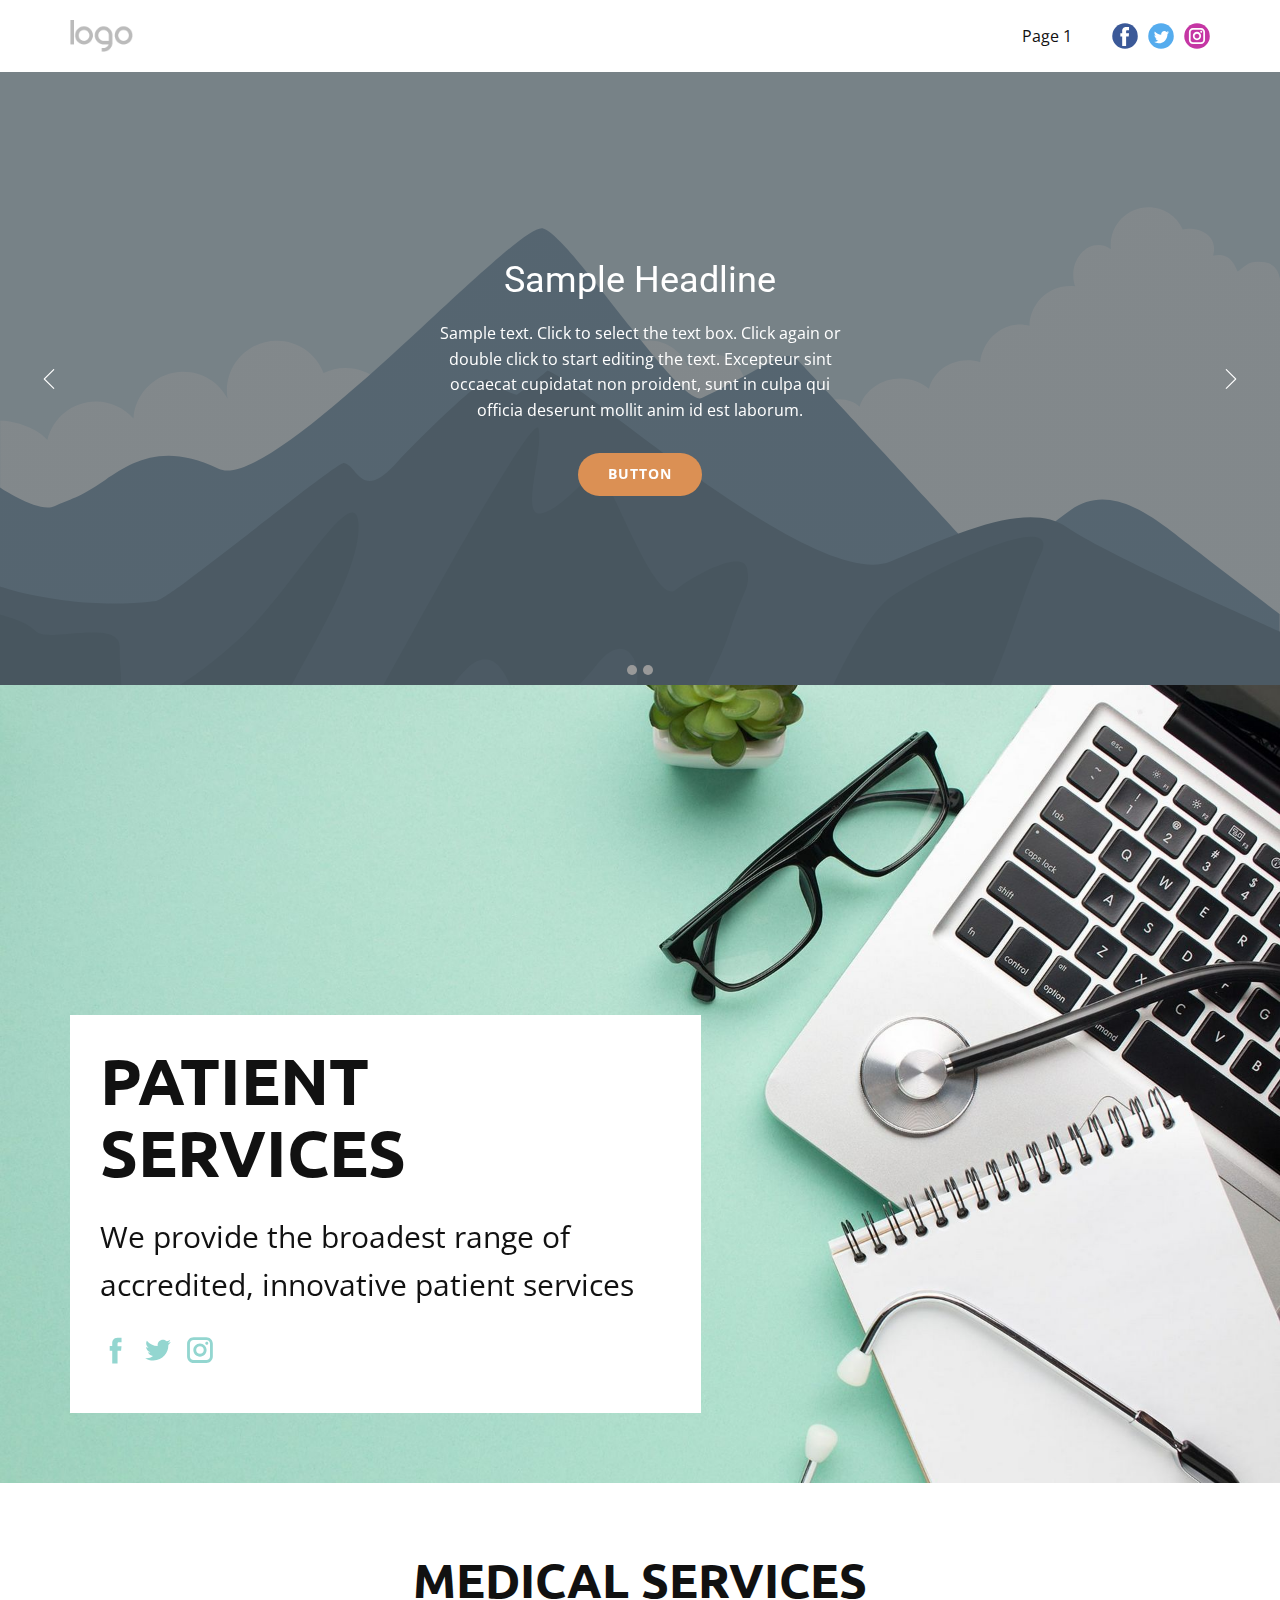
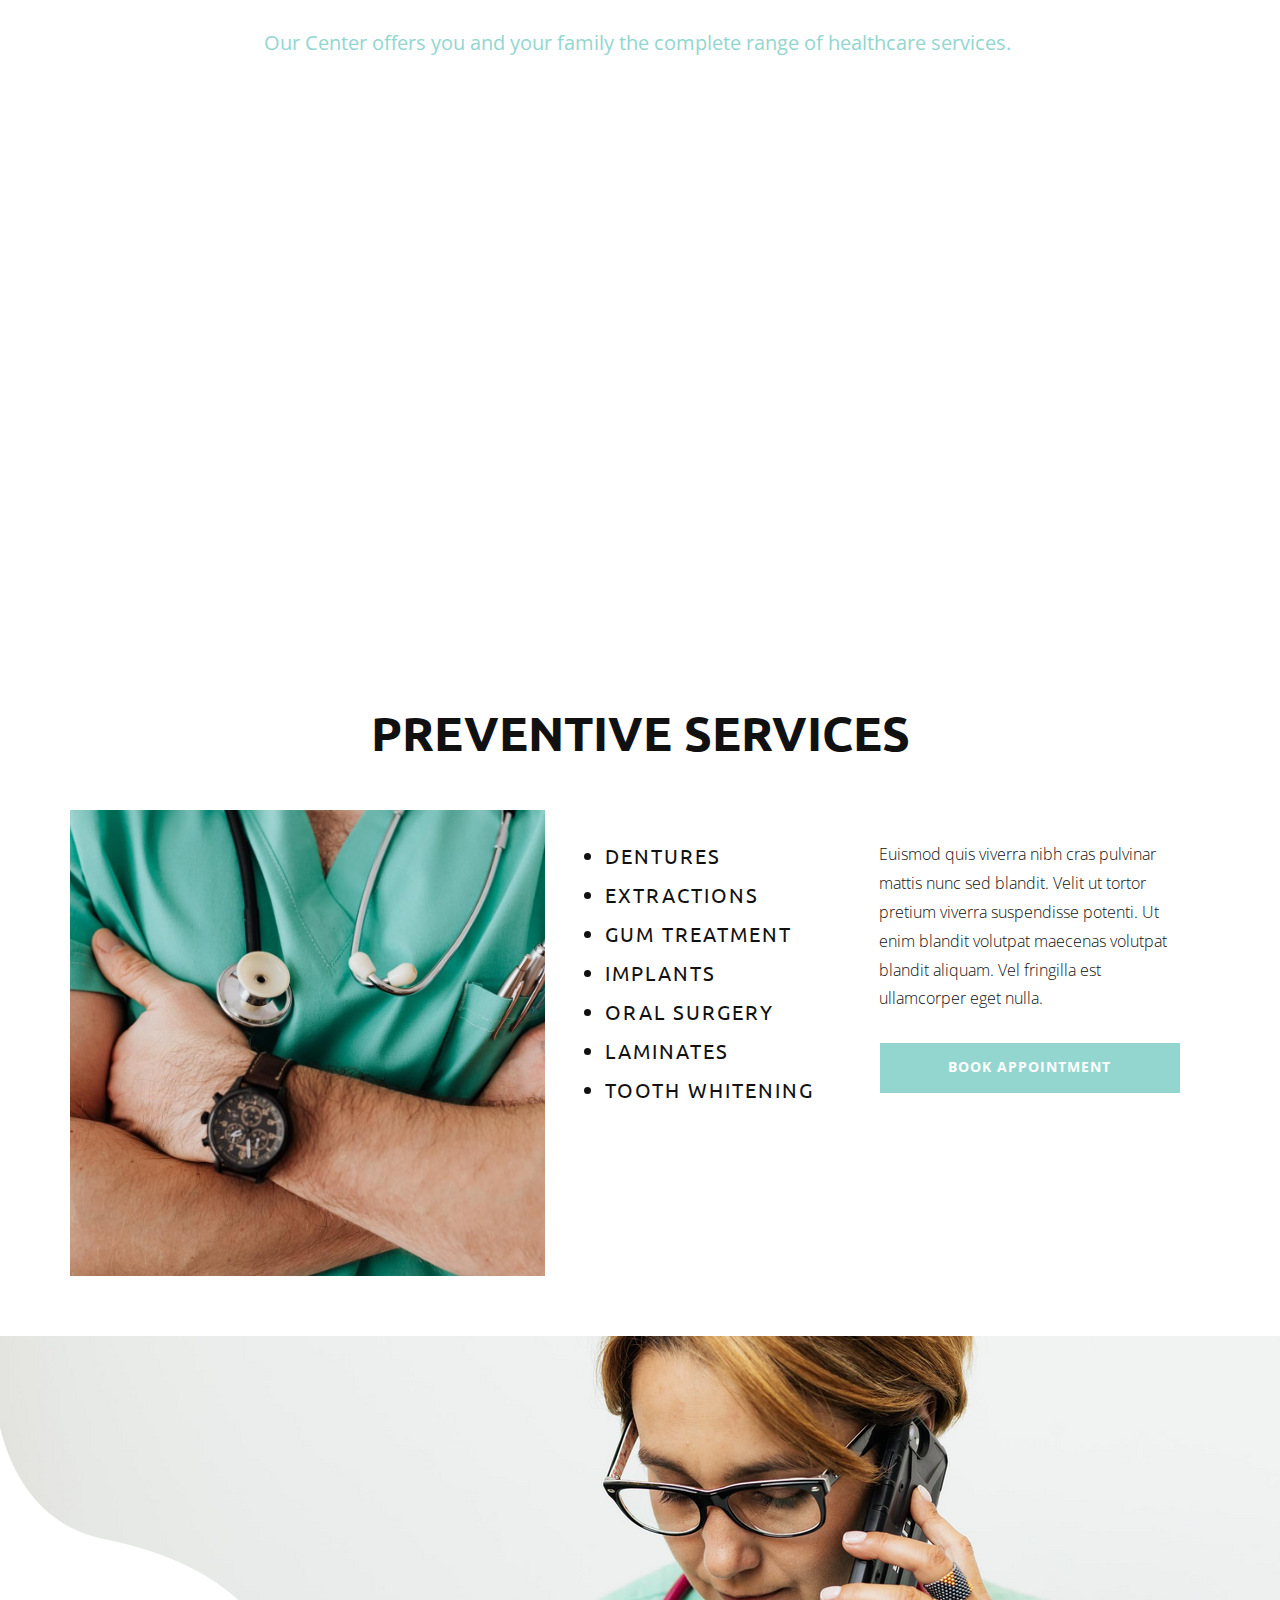
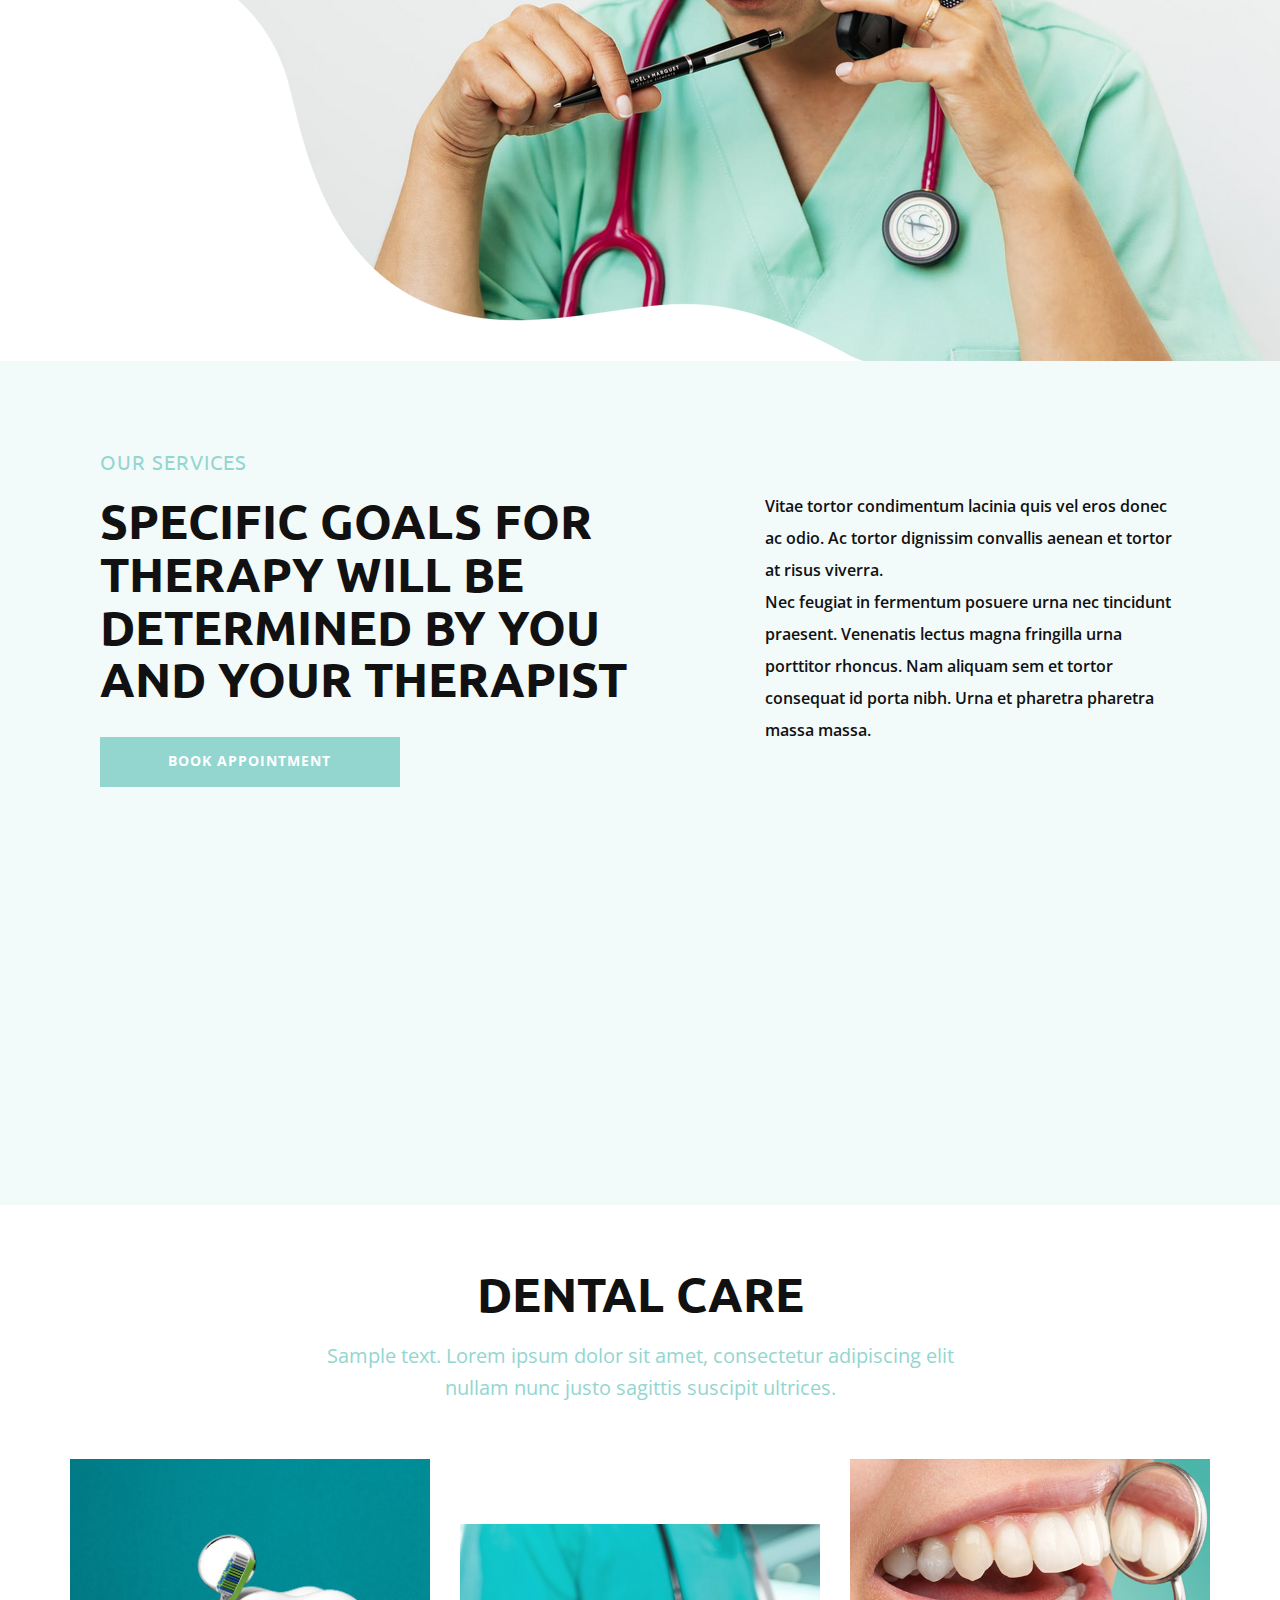
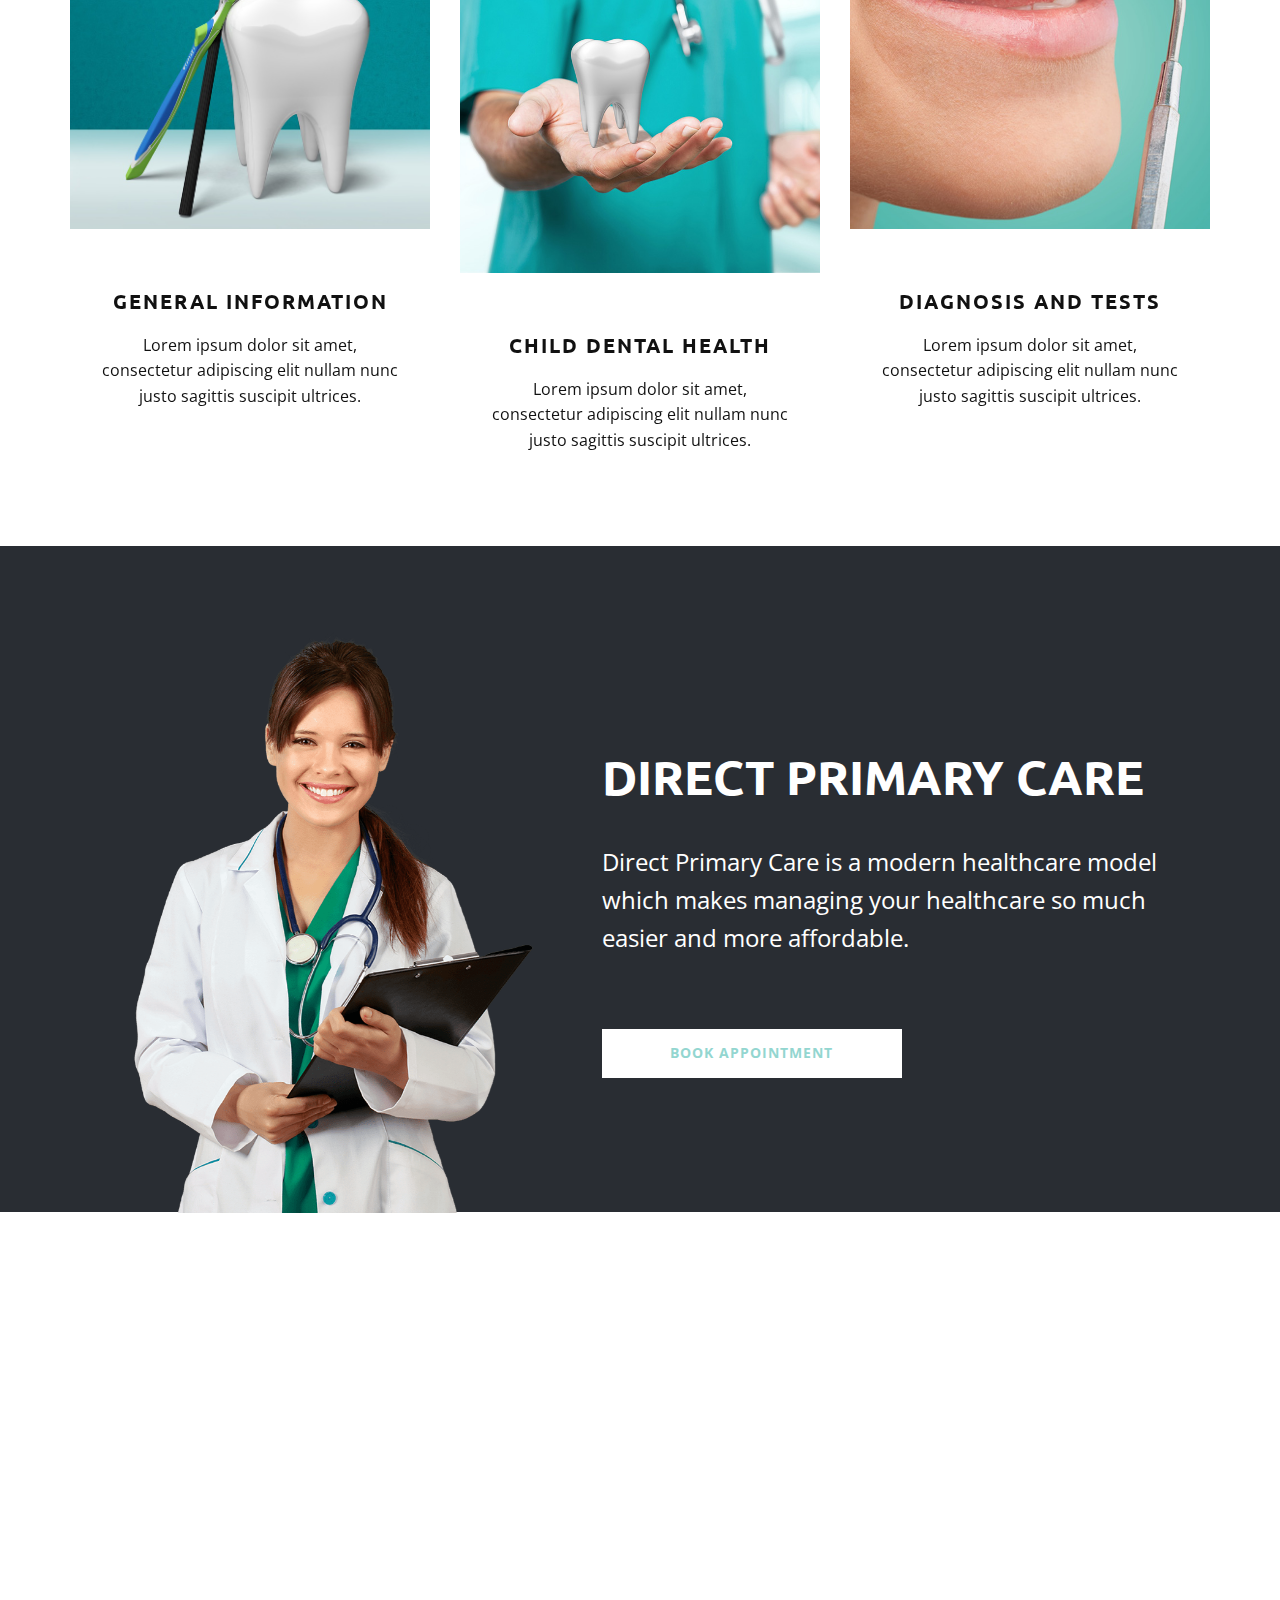
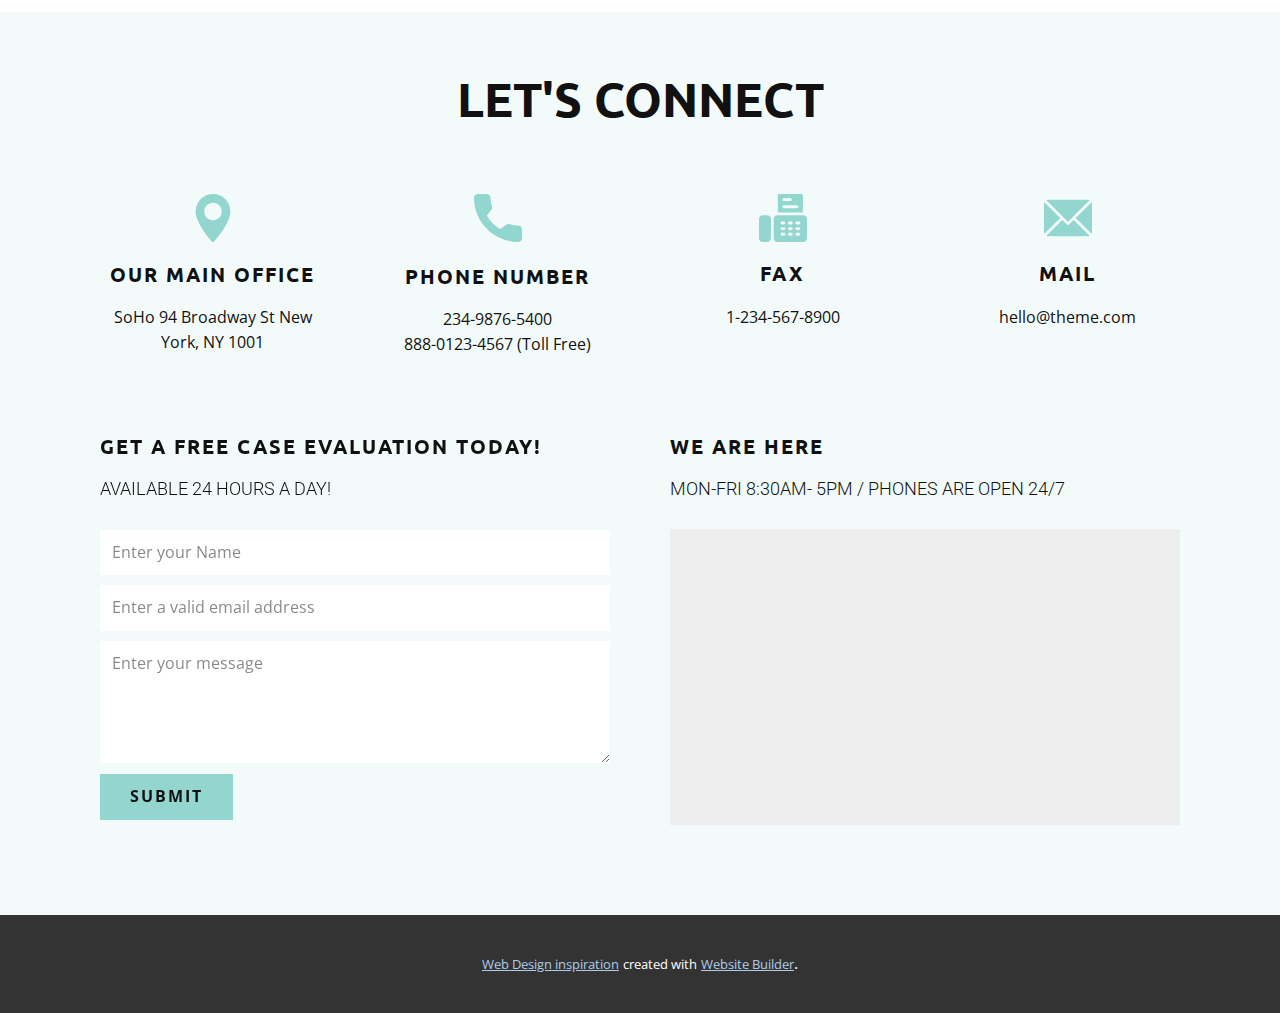
<file: index.html>
<!DOCTYPE html>
<html style="font-size: 16px;" lang="en"><head>
    <meta name="viewport" content="width=device-width, initial-scale=1.0">
    <meta charset="utf-8">
    <meta name="keywords" content="Patient Services, Medical Services, Preventive services, Specific goals for therapy will be determined by you and your therapist, Dental Care, Direct Primary Care, Let&amp;apos;s Connect">
    <meta name="description" content="">
    <title>Home</title>
    <link rel="stylesheet" href="nicepage.css" media="screen">
<link rel="stylesheet" href="Home.css" media="screen">
    <script class="u-script" type="text/javascript" src="jquery.js" defer=""></script>
    <script class="u-script" type="text/javascript" src="nicepage.js" defer=""></script>
    <meta name="generator" content="Nicepage 5.2.4, nicepage.com">
    <meta name="referrer" content="origin">
    <link id="u-theme-google-font" rel="stylesheet" href="https://fonts.googleapis.com/css?family=Roboto:100,100i,300,300i,400,400i,500,500i,700,700i,900,900i|Open+Sans:300,300i,400,400i,500,500i,600,600i,700,700i,800,800i">
    <link id="u-page-google-font" rel="stylesheet" href="https://fonts.googleapis.com/css?family=Ubuntu:300,300i,400,400i,500,500i,700,700i|Calistoga:400">
    
    
    
    
    
    
    
    
    
    
    
    <script type="application/ld+json">{
		"@context": "http://schema.org",
		"@type": "Organization",
		"name": "",
		"logo": "images/default-logo.png",
		"sameAs": []
}</script>
    <meta name="theme-color" content="#478ac9">
    <meta property="og:title" content="Home">
    <meta property="og:type" content="website">
  </head>
  <body data-home-page="Home.html" data-home-page-title="Home" class="u-body u-xl-mode" data-lang="en"><header class="u-align-center-sm u-align-center-xs u-clearfix u-header u-header" id="sec-a72f"><div class="u-clearfix u-sheet u-valign-middle u-sheet-1">
        <a href="https://nicepage.com" class="u-image u-logo u-image-1" data-image-width="80" data-image-height="40">
          <img src="images/default-logo.png" class="u-logo-image u-logo-image-1">
        </a>
        <div class="u-social-icons u-spacing-10 u-social-icons-1">
          <a class="u-social-url" title="facebook" target="_blank" href=""><span class="u-icon u-social-facebook u-social-icon u-icon-1"><svg class="u-svg-link" preserveAspectRatio="xMidYMin slice" viewBox="0 0 112 112" style=""><use xmlns:xlink="http://www.w3.org/1999/xlink" xlink:href="#svg-1cdb"></use></svg><svg class="u-svg-content" viewBox="0 0 112 112" x="0" y="0" id="svg-1cdb"><circle fill="currentColor" cx="56.1" cy="56.1" r="55"></circle><path fill="#FFFFFF" d="M73.5,31.6h-9.1c-1.4,0-3.6,0.8-3.6,3.9v8.5h12.6L72,58.3H60.8v40.8H43.9V58.3h-8V43.9h8v-9.2
      c0-6.7,3.1-17,17-17h12.5v13.9H73.5z"></path></svg></span>
          </a>
          <a class="u-social-url" title="twitter" target="_blank" href=""><span class="u-icon u-social-icon u-social-twitter u-icon-2"><svg class="u-svg-link" preserveAspectRatio="xMidYMin slice" viewBox="0 0 112 112" style=""><use xmlns:xlink="http://www.w3.org/1999/xlink" xlink:href="#svg-25af"></use></svg><svg class="u-svg-content" viewBox="0 0 112 112" x="0" y="0" id="svg-25af"><circle fill="currentColor" class="st0" cx="56.1" cy="56.1" r="55"></circle><path fill="#FFFFFF" d="M83.8,47.3c0,0.6,0,1.2,0,1.7c0,17.7-13.5,38.2-38.2,38.2C38,87.2,31,85,25,81.2c1,0.1,2.1,0.2,3.2,0.2
      c6.3,0,12.1-2.1,16.7-5.7c-5.9-0.1-10.8-4-12.5-9.3c0.8,0.2,1.7,0.2,2.5,0.2c1.2,0,2.4-0.2,3.5-0.5c-6.1-1.2-10.8-6.7-10.8-13.1
      c0-0.1,0-0.1,0-0.2c1.8,1,3.9,1.6,6.1,1.7c-3.6-2.4-6-6.5-6-11.2c0-2.5,0.7-4.8,1.8-6.7c6.6,8.1,16.5,13.5,27.6,14
      c-0.2-1-0.3-2-0.3-3.1c0-7.4,6-13.4,13.4-13.4c3.9,0,7.3,1.6,9.8,4.2c3.1-0.6,5.9-1.7,8.5-3.3c-1,3.1-3.1,5.8-5.9,7.4
      c2.7-0.3,5.3-1,7.7-2.1C88.7,43,86.4,45.4,83.8,47.3z"></path></svg></span>
          </a>
          <a class="u-social-url" title="instagram" target="_blank" href=""><span class="u-icon u-social-icon u-social-instagram u-icon-3"><svg class="u-svg-link" preserveAspectRatio="xMidYMin slice" viewBox="0 0 112 112" style=""><use xmlns:xlink="http://www.w3.org/1999/xlink" xlink:href="#svg-7c15"></use></svg><svg class="u-svg-content" viewBox="0 0 112 112" x="0" y="0" id="svg-7c15"><circle fill="currentColor" cx="56.1" cy="56.1" r="55"></circle><path fill="#FFFFFF" d="M55.9,38.2c-9.9,0-17.9,8-17.9,17.9C38,66,46,74,55.9,74c9.9,0,17.9-8,17.9-17.9C73.8,46.2,65.8,38.2,55.9,38.2
      z M55.9,66.4c-5.7,0-10.3-4.6-10.3-10.3c-0.1-5.7,4.6-10.3,10.3-10.3c5.7,0,10.3,4.6,10.3,10.3C66.2,61.8,61.6,66.4,55.9,66.4z"></path><path fill="#FFFFFF" d="M74.3,33.5c-2.3,0-4.2,1.9-4.2,4.2s1.9,4.2,4.2,4.2s4.2-1.9,4.2-4.2S76.6,33.5,74.3,33.5z"></path><path fill="#FFFFFF" d="M73.1,21.3H38.6c-9.7,0-17.5,7.9-17.5,17.5v34.5c0,9.7,7.9,17.6,17.5,17.6h34.5c9.7,0,17.5-7.9,17.5-17.5V38.8
      C90.6,29.1,82.7,21.3,73.1,21.3z M83,73.3c0,5.5-4.5,9.9-9.9,9.9H38.6c-5.5,0-9.9-4.5-9.9-9.9V38.8c0-5.5,4.5-9.9,9.9-9.9h34.5
      c5.5,0,9.9,4.5,9.9,9.9V73.3z"></path></svg></span>
          </a>
        </div>
        <nav class="u-align-left u-menu u-menu-dropdown u-offcanvas u-menu-1">
          <div class="menu-collapse" style="font-size: 1rem;">
            <a class="u-button-style u-nav-link" href="#">
              <svg class="u-svg-link" preserveAspectRatio="xMidYMin slice" viewBox="0 0 302 302" style=""><use xmlns:xlink="http://www.w3.org/1999/xlink" xlink:href="#svg-8a8f"></use></svg>
              <svg xmlns="http://www.w3.org/2000/svg" xmlns:xlink="http://www.w3.org/1999/xlink" version="1.1" id="svg-8a8f" x="0px" y="0px" viewBox="0 0 302 302" style="enable-background:new 0 0 302 302;" xml:space="preserve" class="u-svg-content"><g><rect y="36" width="302" height="30"></rect><rect y="236" width="302" height="30"></rect><rect y="136" width="302" height="30"></rect>
</g><g></g><g></g><g></g><g></g><g></g><g></g><g></g><g></g><g></g><g></g><g></g><g></g><g></g><g></g><g></g></svg>
            </a>
          </div>
          <div class="u-custom-menu u-nav-container">
            <ul class="u-nav u-unstyled u-nav-1"><li class="u-nav-item"><a class="u-button-style u-nav-link" href="#">Page 1</a>
</li></ul>
          </div>
          <div class="u-custom-menu u-nav-container-collapse">
            <div class="u-align-center u-black u-container-style u-inner-container-layout u-opacity u-opacity-95 u-sidenav">
              <div class="u-sidenav-overflow">
                <div class="u-menu-close"></div>
                <ul class="u-align-center u-nav u-popupmenu-items u-unstyled u-nav-2"><li class="u-nav-item"><a class="u-button-style u-nav-link" href="#">Page 1</a>
</li></ul>
              </div>
            </div>
            <div class="u-black u-menu-overlay u-opacity u-opacity-70"></div>
          </div>
        </nav>
      </div></header>
    <section class="u-align-center u-clearfix u-section-1" id="sec-e8c6">
      <div id="carousel-bd35" data-interval="3000" data-u-ride="carousel" class="u-carousel u-carousel-duration-500 u-expanded-width u-slider u-slider-1" data-pause="false">
        <ol class="u-absolute-hcenter u-carousel-indicators u-carousel-indicators-1">
          <li data-u-target="#carousel-bd35" class="u-active u-grey-40 u-shape-circle" data-u-slide-to="0" style="width: 10px; height: 10px; background-image: none;"></li>
          <li data-u-target="#carousel-bd35" class="u-grey-40 u-shape-circle" data-u-slide-to="1" style="width: 10px; height: 10px; background-image: none;"></li>
        </ol>
        <div class="u-carousel-inner" role="listbox">
          <div class="u-active u-align-center u-carousel-item u-container-style u-image u-shading u-slide u-image-1" data-image-width="1280" data-image-height="716">
            <div class="u-container-layout u-valign-middle u-container-layout-1">
              <h2 class="u-text u-text-default u-text-1">Sample Headline</h2>
              <p class="u-text u-text-2">Sample text. Click to select the text box. Click again or double click to start editing the text.&nbsp;Excepteur sint occaecat cupidatat non proident, sunt in culpa qui officia deserunt mollit anim id est laborum.</p>
              <a href="#" class="u-border-none u-btn u-btn-round u-button-style u-hover-palette-2-light-1 u-palette-2-base u-radius-50 u-btn-1">Button</a>
            </div>
          </div>
          <div class="u-align-center u-carousel-item u-container-style u-image u-shading u-slide u-image-2" data-image-width="1280" data-image-height="716">
            <div class="u-container-layout u-valign-middle u-container-layout-2">
              <h2 class="u-text u-text-default u-text-3">Sample Headline</h2>
              <p class="u-text u-text-4">Sample text. Click to select the text box. Click again or double click to start editing the text.&nbsp;Excepteur sint occaecat cupidatat non proident, sunt in culpa qui officia deserunt mollit anim id est laborum.</p>
              <a href="#" class="u-border-none u-btn u-btn-round u-button-style u-hover-palette-2-light-1 u-palette-2-base u-radius-50 u-btn-2">Button</a>
            </div>
          </div>
        </div>
        <a class="u-absolute-vcenter u-carousel-control u-carousel-control-prev u-hidden-sm u-hidden-xs u-spacing-9 u-carousel-control-1" href="#carousel-bd35" role="button" data-u-slide="prev">
          <span aria-hidden="true">
            <svg viewBox="0 0 477.175 477.175"><path d="M145.188,238.575l215.5-215.5c5.3-5.3,5.3-13.8,0-19.1s-13.8-5.3-19.1,0l-225.1,225.1c-5.3,5.3-5.3,13.8,0,19.1l225.1,225
                    c2.6,2.6,6.1,4,9.5,4s6.9-1.3,9.5-4c5.3-5.3,5.3-13.8,0-19.1L145.188,238.575z"></path></svg>
          </span>
          <span class="sr-only">+Previous</span>
        </a>
        <a class="u-absolute-vcenter u-carousel-control u-carousel-control-next u-hidden-sm u-hidden-xs u-spacing-9 u-carousel-control-2" href="#carousel-bd35" role="button" data-u-slide="next">
          <span aria-hidden="true">
            <svg viewBox="0 0 477.175 477.175"><path d="M360.731,229.075l-225.1-225.1c-5.3-5.3-13.8-5.3-19.1,0s-5.3,13.8,0,19.1l215.5,215.5l-215.5,215.5
                    c-5.3,5.3-5.3,13.8,0,19.1c2.6,2.6,6.1,4,9.5,4c3.4,0,6.9-1.3,9.5-4l225.1-225.1C365.931,242.875,365.931,234.275,360.731,229.075z"></path></svg>
          </span>
          <span class="sr-only">+Next</span>
        </a>
      </div>
      <style data-mode="XXL">@media (max-width: 0px) {
  .u-block-9fe6-2 {
    min-height: 613px;
  }
  .u-section-1 .u-slider-1 {
    width: 758px;
    min-height: 478px;
    height: auto;
    margin-top: 60px;
    margin-bottom: 60px;
    margin-left: auto;
    margin-right: auto;
  }
  .u-section-1 .u-carousel-indicators-1 {
    position: absolute;
    bottom: 10px;
    width: auto;
    height: auto;
  }
  .u-section-1 .u-image-1 {
    background-image: linear-gradient(0deg, rgba(0,0,0,0.4), rgba(0,0,0,0.4)), url("[data-uri]");
    background-position: 50% 50%;
  }
  .u-section-1 .u-container-layout-1 {
    padding-top: 30px;
    padding-bottom: 30px;
    padding-left: 60px;
    padding-right: 60px;
  }
  .u-section-1 .u-text-1 {
    margin-top: 0;
    margin-bottom: 0;
    margin-left: auto;
    margin-right: auto;
  }
  .u-section-1 .u-text-2 {
    width: 409px;
    margin-top: 20px;
    margin-left: auto;
    margin-right: auto;
    margin-bottom: 0;
  }
  .u-section-1 .u-btn-1 {
    border-style: none;
    font-weight: 700;
    text-transform: uppercase;
    font-size: 0.875rem;
    letter-spacing: 1px;
    background-image: none;
    margin-top: 30px;
    margin-left: auto;
    margin-right: auto;
    margin-bottom: 0;
  }
  .u-section-1 .u-image-2 {
    background-image: linear-gradient(0deg, rgba(0,0,0,0.4), rgba(0,0,0,0.4)), url("[data-uri]");
    background-position: 50% 50%;
  }
  .u-section-1 .u-container-layout-2 {
    padding-top: 30px;
    padding-bottom: 30px;
    padding-left: 60px;
    padding-right: 60px;
  }
  .u-section-1 .u-text-3 {
    margin-top: 0;
    margin-bottom: 0;
    margin-left: auto;
    margin-right: auto;
  }
  .u-section-1 .u-text-4 {
    width: 409px;
    margin-top: 20px;
    margin-left: auto;
    margin-right: auto;
    margin-bottom: 0;
  }
  .u-section-1 .u-btn-2 {
    border-style: none;
    font-weight: 700;
    text-transform: uppercase;
    font-size: 0.875rem;
    letter-spacing: 1px;
    background-image: none;
    margin-top: 30px;
    margin-left: auto;
    margin-right: auto;
    margin-bottom: 0;
  }
  .u-section-1 .u-carousel-control-1 {
    width: 38px;
    height: 38px;
    background-image: none;
    left: -58px;
    position: absolute;
    right: auto;
  }
  .u-section-1 .u-carousel-control-2 {
    width: 38px;
    height: 38px;
    background-image: none;
    left: auto;
    position: absolute;
    right: -58px;
  }
}</style>
    </section>
    <section class="u-clearfix u-image u-section-2" id="carousel_a8d7" data-image-width="1980" data-image-height="1320">
      <div class="u-clearfix u-sheet u-sheet-1">
        <div class="u-container-style u-group u-white u-group-1" data-animation-name="slideIn" data-animation-duration="2000" data-animation-direction="Left">
          <div class="u-container-layout u-container-layout-1">
            <h1 class="u-custom-font u-font-ubuntu u-text u-title u-text-1">Patient Services<br>
            </h1>
            <p class="u-text u-text-2">We provide the broadest range of accredited, innovative patient services</p>
            <div class="u-social-icons u-spacing-10 u-social-icons-1">
              <a class="u-social-url" target="_blank" href=""><span class="u-icon u-icon-circle u-social-facebook u-social-icon u-text-palette-4-base u-icon-1"><svg class="u-svg-link" preserveAspectRatio="xMidYMin slice" viewBox="0 0 112 112" style=""><use xmlns:xlink="http://www.w3.org/1999/xlink" xlink:href="#svg-26d7"></use></svg><svg x="0px" y="0px" viewBox="0 0 112 112" id="svg-26d7" class="u-svg-content"><path d="M75.5,28.8H65.4c-1.5,0-4,0.9-4,4.3v9.4h13.9l-1.5,15.8H61.4v45.1H42.8V58.3h-8.8V42.4h8.8V32.2 c0-7.4,3.4-18.8,18.8-18.8h13.8v15.4H75.5z"></path></svg></span>
              </a>
              <a class="u-social-url" target="_blank" href=""><span class="u-icon u-icon-circle u-social-icon u-social-twitter u-text-palette-4-base u-icon-2"><svg class="u-svg-link" preserveAspectRatio="xMidYMin slice" viewBox="0 0 112 112" style=""><use xmlns:xlink="http://www.w3.org/1999/xlink" xlink:href="#svg-89b4"></use></svg><svg x="0px" y="0px" viewBox="0 0 112 112" id="svg-89b4" class="u-svg-content"><path d="M92.2,38.2c0,0.8,0,1.6,0,2.3c0,24.3-18.6,52.4-52.6,52.4c-10.6,0.1-20.2-2.9-28.5-8.2 c1.4,0.2,2.9,0.2,4.4,0.2c8.7,0,16.7-2.9,23-7.9c-8.1-0.2-14.9-5.5-17.3-12.8c1.1,0.2,2.4,0.2,3.4,0.2c1.6,0,3.3-0.2,4.8-0.7 c-8.4-1.6-14.9-9.2-14.9-18c0-0.2,0-0.2,0-0.2c2.5,1.4,5.4,2.2,8.4,2.3c-5-3.3-8.3-8.9-8.3-15.4c0-3.4,1-6.5,2.5-9.2 c9.1,11.1,22.7,18.5,38,19.2c-0.2-1.4-0.4-2.8-0.4-4.3c0.1-10,8.3-18.2,18.5-18.2c5.4,0,10.1,2.2,13.5,5.7c4.3-0.8,8.1-2.3,11.7-4.5 c-1.4,4.3-4.3,7.9-8.1,10.1c3.7-0.4,7.3-1.4,10.6-2.9C98.9,32.3,95.7,35.5,92.2,38.2z"></path></svg></span>
              </a>
              <a class="u-social-url" target="_blank" href=""><span class="u-icon u-icon-circle u-social-icon u-social-instagram u-text-palette-4-base u-icon-3"><svg class="u-svg-link" preserveAspectRatio="xMidYMin slice" viewBox="0 0 112 112" style=""><use xmlns:xlink="http://www.w3.org/1999/xlink" xlink:href="#svg-2d80"></use></svg><svg x="0px" y="0px" viewBox="0 0 112 112" id="svg-2d80" class="u-svg-content"><path d="M55.9,32.9c-12.8,0-23.2,10.4-23.2,23.2s10.4,23.2,23.2,23.2s23.2-10.4,23.2-23.2S68.7,32.9,55.9,32.9z M55.9,69.4c-7.4,0-13.3-6-13.3-13.3c-0.1-7.4,6-13.3,13.3-13.3s13.3,6,13.3,13.3C69.3,63.5,63.3,69.4,55.9,69.4z"></path><path d="M79.7,26.8c-3,0-5.4,2.5-5.4,5.4s2.5,5.4,5.4,5.4c3,0,5.4-2.5,5.4-5.4S82.7,26.8,79.7,26.8z"></path><path d="M78.2,11H33.5C21,11,10.8,21.3,10.8,33.7v44.7c0,12.6,10.2,22.8,22.7,22.8h44.7c12.6,0,22.7-10.2,22.7-22.7 V33.7C100.8,21.1,90.6,11,78.2,11z M91,78.4c0,7.1-5.8,12.8-12.8,12.8H33.5c-7.1,0-12.8-5.8-12.8-12.8V33.7 c0-7.1,5.8-12.8,12.8-12.8h44.7c7.1,0,12.8,5.8,12.8,12.8V78.4z"></path></svg></span>
              </a>
            </div>
          </div>
        </div>
      </div>
    </section>
    <section class="u-align-center-lg u-align-center-md u-align-center-sm u-align-center-xl u-align-left-xs u-clearfix u-section-3" id="carousel_a3ba">
      <div class="u-clearfix u-sheet u-sheet-1">
        <h1 class="u-align-center-xs u-custom-font u-font-ubuntu u-text u-text-1">Medical Services</h1>
        <p class="u-align-center-xs u-text u-text-palette-4-base u-text-2">Our Center offers you and your family the complete range of healthcare services.&nbsp;</p>
        <div class="u-expanded-width u-list u-list-1">
          <div class="u-repeater u-repeater-1">
            <div class="u-align-left u-container-style u-list-item u-palette-4-light-3 u-radius-10 u-repeater-item u-shape-round u-list-item-1" data-animation-name="flipIn" data-animation-duration="2000" data-animation-direction="X">
              <div class="u-container-layout u-similar-container u-container-layout-1">
                <h4 class="u-custom-font u-font-ubuntu u-text u-text-palette-4-base u-text-3">Family Care</h4>
                <p class="u-text u-text-4">Our doctors, nurses, and clinic staff work together to provide friendly, personalized care to all members of your family, from birth to age 100+.</p>
              </div>
            </div>
            <div class="u-align-left u-container-style u-list-item u-palette-4-light-3 u-radius-10 u-repeater-item u-shape-round u-video-cover" data-animation-name="flipIn" data-animation-duration="2000" data-animation-direction="X">
              <div class="u-container-layout u-similar-container u-container-layout-2">
                <h4 class="u-custom-font u-font-ubuntu u-text u-text-palette-4-base u-text-5">Urgent Care</h4>
                <p class="u-text u-text-6">From walk-in care, same-day appointments to online visits with OnCare, we’ll take good care of you. If you are experiencing an emergency</p>
              </div>
            </div>
            <div class="u-align-left u-container-style u-list-item u-palette-4-light-3 u-radius-10 u-repeater-item u-shape-round u-video-cover" data-animation-name="flipIn" data-animation-duration="2000" data-animation-direction="X">
              <div class="u-container-layout u-similar-container u-container-layout-3">
                <h4 class="u-custom-font u-font-ubuntu u-text u-text-palette-4-base u-text-7">Pediatric</h4>
                <p class="u-text u-text-8">Our care team has earned a reputation for providing expert care to kids, including treating many complex conditions. If your child needs an even</p>
              </div>
            </div>
            <div class="u-align-left u-container-style u-list-item u-palette-4-light-3 u-radius-10 u-repeater-item u-shape-round u-video-cover" data-animation-name="flipIn" data-animation-duration="2000" data-animation-direction="X">
              <div class="u-container-layout u-similar-container u-container-layout-4">
                <h4 class="u-custom-font u-font-ubuntu u-text u-text-palette-4-base u-text-9">Lab Services</h4>
                <p class="u-text u-text-10">We can help you know what to expect before, during and after your test. Use this information, and always follow the directions your physician’s office gives</p>
              </div>
            </div>
            <div class="u-align-left u-container-style u-list-item u-palette-4-light-3 u-radius-10 u-repeater-item u-shape-round u-video-cover" data-animation-name="flipIn" data-animation-duration="2000" data-animation-direction="X">
              <div class="u-container-layout u-similar-container u-container-layout-5">
                <h4 class="u-custom-font u-font-ubuntu u-text u-text-palette-4-base u-text-11">surgery</h4>
                <p class="u-text u-text-12">With pioneering medical research achievements, education programs defining the future of healthcare, and wide-ranging community benefit activities,</p>
              </div>
            </div>
            <div class="u-align-left u-container-style u-list-item u-palette-4-light-3 u-radius-10 u-repeater-item u-shape-round u-video-cover" data-animation-name="flipIn" data-animation-duration="2000" data-animation-direction="X">
              <div class="u-container-layout u-similar-container u-container-layout-6">
                <h4 class="u-custom-font u-font-ubuntu u-text u-text-palette-4-base u-text-13">Palliative care</h4>
                <p class="u-text u-text-14">Palliative care is active comprehensive care of the physical, psychological, emotional, and spiritual needs of patients who have chronic, debilitating</p>
              </div>
            </div>
          </div>
        </div>
      </div>
    </section>
    <section class="u-align-center u-clearfix u-section-4" id="carousel_efe9">
      <div class="u-clearfix u-sheet u-valign-middle u-sheet-1">
        <h2 class="u-custom-font u-font-ubuntu u-text u-text-default u-text-1">Preventive services<br>
        </h2>
        <div class="u-clearfix u-expanded-width u-layout-wrap u-layout-wrap-1">
          <div class="u-layout">
            <div class="u-layout-row">
              <div class="u-container-style u-image u-layout-cell u-left-cell u-size-25 u-image-1" data-image-width="1620" data-image-height="1080" data-animation-name="slideIn" data-animation-duration="2000" data-animation-direction="Left">
                <div class="u-container-layout u-container-layout-1"></div>
              </div>
              <div class="u-container-style u-layout-cell u-size-16 u-layout-cell-2">
                <div class="u-container-layout u-valign-top u-container-layout-2">
                  <ul class="u-custom-font u-font-ubuntu u-spacing-7 u-text u-text-2">
                    <li style="">Dentures</li>
                    <li style="">Extractions</li>
                    <li style="">Gum treatment</li>
                    <li style="">Implants</li>
                    <li style="">Oral surgery</li>
                    <li style="">Laminates</li>
                    <li style="">Tooth whitening<br>
                    </li>
                  </ul>
                </div>
              </div>
              <div class="u-container-style u-layout-cell u-right-cell u-size-19 u-layout-cell-3">
                <div class="u-container-layout u-container-layout-3">
                  <p class="u-text u-text-3">Euismod quis viverra nibh cras pulvinar mattis nunc sed blandit. Velit ut tortor pretium viverra suspendisse potenti. Ut enim blandit volutpat maecenas volutpat blandit aliquam. Vel fringilla est ullamcorper eget nulla. </p>
                  <a href="https://nicepage.one" class="u-active-palette-1-light-3 u-border-none u-btn u-button-style u-hover-palette-4-dark-1 u-palette-4-base u-text-active-white u-text-body-alt-color u-text-hover-white u-btn-1">Book Appointment</a>
                </div>
              </div>
            </div>
          </div>
        </div>
      </div>
    </section>
    <section class="skrollable u-clearfix u-image u-section-5" id="sec-5676" data-image-width="1280" data-image-height="853">
      <div class="u-clearfix u-sheet u-sheet-1"></div>
    </section>
    <section class="u-clearfix u-palette-4-light-3 u-section-6" id="carousel_589c">
      <div class="u-clearfix u-sheet u-sheet-1">
        <div class="u-clearfix u-expanded-width u-layout-wrap u-layout-wrap-1">
          <div class="u-layout">
            <div class="u-layout-row">
              <div class="u-align-left u-container-style u-layout-cell u-left-cell u-size-35 u-layout-cell-1">
                <div class="u-container-layout u-container-layout-1">
                  <h5 class="u-custom-font u-font-ubuntu u-text u-text-palette-4-base u-text-1">Our Services</h5>
                  <h2 class="u-custom-font u-font-ubuntu u-text u-text-2">Specific goals for therapy will be determined by you and your therapist</h2>
                  <a href="https://nicepage.one" class="u-active-palette-1-light-3 u-border-none u-btn u-button-style u-hover-palette-4-dark-1 u-palette-4-base u-text-active-white u-text-body-alt-color u-text-hover-white u-btn-1">Book Appointment</a>
                </div>
              </div>
              <div class="u-container-style u-layout-cell u-right-cell u-size-25 u-layout-cell-2">
                <div class="u-container-layout u-valign-top u-container-layout-2">
                  <p class="u-text u-text-3">Vitae tortor condimentum lacinia quis vel eros donec ac odio. Ac tortor dignissim convallis aenean et tortor at risus viverra.&nbsp;<br>Nec feugiat in fermentum posuere urna nec tincidunt praesent. Venenatis lectus magna fringilla urna porttitor rhoncus. Nam aliquam sem et tortor consequat id porta nibh. Urna et pharetra pharetra massa massa.
                  </p>
                </div>
              </div>
            </div>
          </div>
        </div>
        <div class="u-expanded-width u-list u-list-1">
          <div class="u-repeater u-repeater-1">
            <div class="u-align-center u-container-style u-list-item u-radius-10 u-repeater-item u-shape-round u-video-cover u-white" data-animation-name="flipIn" data-animation-duration="2000" data-animation-direction="X">
              <div class="u-container-layout u-similar-container u-valign-top u-container-layout-3">
                <h3 class="u-custom-font u-font-ubuntu u-text u-text-4">Our Mission</h3>
                <p class="u-text u-text-5">Making professional counseling accessible, affordable, convenient - so anyone who struggles with life’s challenges can get help, anytime, anywhere.</p>
              </div>
            </div>
            <div class="u-align-center u-container-style u-list-item u-radius-10 u-repeater-item u-shape-round u-video-cover u-white" data-animation-name="flipIn" data-animation-duration="2000" data-animation-direction="X">
              <div class="u-container-layout u-similar-container u-valign-top u-container-layout-4">
                <h3 class="u-custom-font u-font-ubuntu u-text u-text-6">Our Counselors</h3>
                <p class="u-text u-text-7">We are passionate and compassionate professionals, driven by the mission of helping more people live a better and happier life every day.&nbsp;</p>
              </div>
            </div>
            <div class="u-align-center u-container-style u-list-item u-radius-10 u-repeater-item u-shape-round u-white u-list-item-3" data-animation-name="flipIn" data-animation-duration="2000" data-animation-direction="X">
              <div class="u-container-layout u-similar-container u-valign-top u-container-layout-5">
                <h3 class="u-custom-font u-font-ubuntu u-text u-text-8">Our Support</h3>
                <p class="u-text u-text-9">Our support team is always here to answer any question and resolve any problem. Vitae tortor condimentum. Just contact us!</p>
              </div>
            </div>
          </div>
        </div>
      </div>
    </section>
    <section class="u-align-center u-clearfix u-white u-section-7" id="carousel_9755">
      <div class="u-clearfix u-sheet u-valign-middle u-sheet-1">
        <h1 class="u-custom-font u-font-ubuntu u-text u-text-1">Dental Care</h1>
        <p class="u-text u-text-palette-4-base u-text-2">Sample text. Lorem ipsum dolor sit amet, consectetur adipiscing elit nullam nunc justo sagittis suscipit ultrices.</p>
        <div class="u-clearfix u-expanded-width u-gutter-30 u-layout-wrap u-layout-wrap-1">
          <div class="u-gutter-0 u-layout">
            <div class="u-layout-row">
              <div class="u-size-20 u-size-30-md">
                <div class="u-layout-col">
                  <div class="u-container-style u-image u-layout-cell u-left-cell u-size-30 u-image-1" data-animation-name="slideIn" data-animation-duration="2000" data-animation-direction="Left">
                    <div class="u-container-layout"></div>
                  </div>
                  <div class="u-align-center u-container-style u-layout-cell u-left-cell u-size-30 u-layout-cell-2">
                    <div class="u-container-layout u-valign-top u-container-layout-2">
                      <h4 class="u-custom-font u-font-ubuntu u-text u-text-3">General Information</h4>
                      <p class="u-text u-text-4">Lorem ipsum dolor sit amet, consectetur adipiscing elit nullam nunc justo sagittis suscipit ultrices.</p>
                    </div>
                  </div>
                </div>
              </div>
              <div class="u-size-20 u-size-30-md">
                <div class="u-layout-col">
                  <div class="u-container-style u-hidden-md u-hidden-sm u-hidden-xs u-layout-cell u-size-20 u-layout-cell-3">
                    <div class="u-container-layout u-valign-middle u-container-layout-3"></div>
                  </div>
                  <div class="u-container-style u-image u-layout-cell u-size-20 u-image-2" data-animation-name="slideIn" data-animation-duration="1750" data-animation-direction="Down">
                    <div class="u-container-layout"></div>
                  </div>
                  <div class="u-align-center u-container-style u-layout-cell u-size-20 u-layout-cell-5">
                    <div class="u-container-layout u-valign-top u-container-layout-5">
                      <h4 class="u-custom-font u-font-ubuntu u-text u-text-5">Child Dental Health</h4>
                      <p class="u-text u-text-6">Lorem ipsum dolor sit amet, consectetur adipiscing elit nullam nunc justo sagittis suscipit ultrices.</p>
                    </div>
                  </div>
                </div>
              </div>
              <div class="u-size-20 u-size-60-md">
                <div class="u-layout-col">
                  <div class="u-container-style u-image u-layout-cell u-right-cell u-size-30 u-image-3" data-animation-name="slideIn" data-animation-duration="2000" data-animation-direction="Right">
                    <div class="u-container-layout"></div>
                  </div>
                  <div class="u-align-center u-container-style u-layout-cell u-right-cell u-size-30 u-layout-cell-7">
                    <div class="u-container-layout u-valign-top u-container-layout-7">
                      <h4 class="u-custom-font u-font-ubuntu u-text u-text-7">Diagnosis and Tests</h4>
                      <p class="u-text u-text-8">Lorem ipsum dolor sit amet, consectetur adipiscing elit nullam nunc justo sagittis suscipit ultrices.</p>
                    </div>
                  </div>
                </div>
              </div>
            </div>
          </div>
        </div>
      </div>
    </section>
    <section class="u-align-center u-clearfix u-palette-5-dark-3 u-section-8" id="carousel_e487">
      <div class="u-clearfix u-sheet u-sheet-1">
        <div class="u-clearfix u-expanded-width u-layout-wrap u-layout-wrap-1">
          <div class="u-layout">
            <div class="u-layout-row">
              <div class="u-align-center u-container-style u-layout-cell u-left-cell u-size-28 u-layout-cell-1" src="">
                <div class="u-container-layout u-valign-bottom u-container-layout-1">
                  <img class="u-image u-image-1" src="images/billionphotos925018min.png" data-image-width="700" data-image-height="976" data-animation-name="slideIn" data-animation-duration="2000" data-animation-direction="Up">
                </div>
              </div>
              <div class="u-align-center-sm u-align-center-xs u-align-left-lg u-align-left-md u-align-left-xl u-container-style u-layout-cell u-right-cell u-size-32 u-layout-cell-2">
                <div class="u-container-layout u-valign-middle u-container-layout-2">
                  <h1 class="u-custom-font u-font-ubuntu u-text u-text-body-alt-color u-text-1">Direct Primary Care</h1>
                  <p class="u-text u-text-body-alt-color u-text-2">Direct Primary Care is a modern healthcare model which makes managing your healthcare so much easier and more affordable.</p>
                  <a href="https://nicepage.one" class="u-active-palette-1-light-3 u-border-none u-btn u-button-style u-hover-palette-4-dark-1 u-text-active-white u-text-hover-white u-text-palette-4-base u-white u-btn-1">Book Appointment</a>
                </div>
              </div>
            </div>
          </div>
        </div>
      </div>
    </section>
    <section class="u-clearfix u-section-9" id="sec-9b60">
      <div class="u-clearfix u-sheet u-sheet-1"></div>
    </section>
    <section class="u-align-center u-clearfix u-palette-4-light-3 u-section-10" id="carousel_c97a">
      <div class="u-clearfix u-sheet u-sheet-1">
        <h2 class="u-custom-font u-font-ubuntu u-text u-text-1">Let's Connect</h2>
        <div class="u-clearfix u-expanded-width u-layout-wrap u-layout-wrap-1">
          <div class="u-layout">
            <div class="u-layout-col">
              <div class="u-size-30">
                <div class="u-layout-row">
                  <div class="u-align-center u-container-style u-layout-cell u-left-cell u-size-15 u-size-30-md u-layout-cell-1">
                    <div class="u-container-layout u-valign-top u-container-layout-1"><span class="u-icon u-icon-circle u-text-palette-4-base u-icon-1"><svg class="u-svg-link" preserveAspectRatio="xMidYMin slice" viewBox="0 0 512 512" style=""><use xmlns:xlink="http://www.w3.org/1999/xlink" xlink:href="#svg-fb01"></use></svg><svg id="svg-fb01" x="0px" y="0px" viewBox="0 0 512 512" style="enable-background:new 0 0 512 512;" class="u-svg-content"><g><g><path d="M256,0C153.755,0,70.573,83.182,70.573,185.426c0,126.888,165.939,313.167,173.004,321.035    c6.636,7.391,18.222,7.378,24.846,0c7.065-7.868,173.004-194.147,173.004-321.035C441.425,83.182,358.244,0,256,0z M256,278.719    c-51.442,0-93.292-41.851-93.292-93.293S204.559,92.134,256,92.134s93.291,41.851,93.291,93.293S307.441,278.719,256,278.719z"></path>
</g>
</g><g></g><g></g><g></g><g></g><g></g><g></g><g></g><g></g><g></g><g></g><g></g><g></g><g></g><g></g><g></g></svg></span>
                      <h6 class="u-custom-font u-font-ubuntu u-text u-text-2">OUR MAIN OFFICE</h6>
                      <p class="u-text u-text-3">SoHo 94 Broadway St&nbsp;New York, NY 1001</p>
                    </div>
                  </div>
                  <div class="u-align-center u-container-style u-layout-cell u-size-15 u-size-30-md u-layout-cell-2">
                    <div class="u-container-layout u-valign-top u-container-layout-2"><span class="u-icon u-icon-circle u-text-palette-4-base u-icon-2"><svg class="u-svg-link" preserveAspectRatio="xMidYMin slice" viewBox="0 0 384 384" style=""><use xmlns:xlink="http://www.w3.org/1999/xlink" xlink:href="#svg-cd86"></use></svg><svg id="svg-cd86" x="0px" y="0px" viewBox="0 0 384 384" style="enable-background:new 0 0 384 384;" class="u-svg-content"><g><g><path d="M353.188,252.052c-23.51,0-46.594-3.677-68.469-10.906c-10.719-3.656-23.896-0.302-30.438,6.417l-43.177,32.594    c-50.073-26.729-80.917-57.563-107.281-107.26l31.635-42.052c8.219-8.208,11.167-20.198,7.635-31.448    c-7.26-21.99-10.948-45.063-10.948-68.583C132.146,13.823,118.323,0,101.333,0H30.813C13.823,0,0,13.823,0,30.813    C0,225.563,158.438,384,353.188,384c16.99,0,30.813-13.823,30.813-30.813v-70.323C384,265.875,370.177,252.052,353.188,252.052z"></path>
</g>
</g><g></g><g></g><g></g><g></g><g></g><g></g><g></g><g></g><g></g><g></g><g></g><g></g><g></g><g></g><g></g></svg></span>
                      <h6 class="u-custom-font u-font-ubuntu u-text u-text-4">phone number</h6>
                      <p class="u-text u-text-5">234-9876-5400<br>888-0123-4567 (Toll Free)
                      </p>
                    </div>
                  </div>
                  <div class="u-container-style u-layout-cell u-size-15 u-size-30-md u-layout-cell-3">
                    <div class="u-container-layout u-valign-top u-container-layout-3"><span class="u-icon u-icon-circle u-text-palette-4-base u-icon-3"><svg class="u-svg-link" preserveAspectRatio="xMidYMin slice" viewBox="0 0 512 512" style=""><use xmlns:xlink="http://www.w3.org/1999/xlink" xlink:href="#svg-f872"></use></svg><svg id="svg-f872" viewBox="0 0 512 512" class="u-svg-content"><path d="m201 12.714v184.286h267v-184.286c0-7.022-5.692-12.714-12.714-12.714h-241.572c-7.022 0-12.714 5.692-12.714 12.714zm63.89 33.131h70.271c8.284 0 15 6.716 15 15s-6.716 15-15 15h-70.271c-8.284 0-15-6.716-15-15s6.715-15 15-15zm0 75.142h139.22c8.284 0 15 6.716 15 15s-6.716 15-15 15h-139.22c-8.284 0-15-6.716-15-15s6.715-15 15-15z"></path><path d="m472 227h-275c-22.091 0-40 17.909-40 40v205c0 22.091 17.909 40 40 40h275c22.091 0 40-17.909 40-40v-205c0-22.091-17.909-40-40-40zm-207.5 217.5h-20c-8.284 0-15-6.716-15-15s6.716-15 15-15h20c8.284 0 15 6.716 15 15s-6.716 15-15 15zm0-60h-20c-8.284 0-15-6.716-15-15s6.716-15 15-15h20c8.284 0 15 6.716 15 15s-6.716 15-15 15zm0-60h-20c-8.284 0-15-6.716-15-15s6.716-15 15-15h20c8.284 0 15 6.716 15 15s-6.716 15-15 15zm80 120h-20c-8.284 0-15-6.716-15-15s6.716-15 15-15h20c8.284 0 15 6.716 15 15s-6.716 15-15 15zm0-60h-20c-8.284 0-15-6.716-15-15s6.716-15 15-15h20c8.284 0 15 6.716 15 15s-6.716 15-15 15zm0-60h-20c-8.284 0-15-6.716-15-15s6.716-15 15-15h20c8.284 0 15 6.716 15 15s-6.716 15-15 15zm80 120h-20c-8.284 0-15-6.716-15-15s6.716-15 15-15h20c8.284 0 15 6.716 15 15s-6.716 15-15 15zm0-60h-20c-8.284 0-15-6.716-15-15s6.716-15 15-15h20c8.284 0 15 6.716 15 15s-6.716 15-15 15zm0-60h-20c-8.284 0-15-6.716-15-15s6.716-15 15-15h20c8.284 0 15 6.716 15 15s-6.716 15-15 15z"></path><path d="m87 227h-47c-22.091 0-40 17.909-40 40v205c0 22.091 17.909 40 40 40h47c22.091 0 40-17.909 40-40v-205c0-22.091-17.909-40-40-40z"></path></svg></span>
                      <h6 class="u-align-center u-custom-font u-font-ubuntu u-text u-text-6">fax</h6>
                      <p class="u-align-center u-text u-text-7">1-234-567-8900</p>
                    </div>
                  </div>
                  <div class="u-container-style u-layout-cell u-right-cell u-size-15 u-size-30-md u-layout-cell-4">
                    <div class="u-container-layout u-valign-top u-container-layout-4"><span class="u-icon u-icon-circle u-text-palette-4-base u-icon-4"><svg class="u-svg-link" preserveAspectRatio="xMidYMin slice" viewBox="0 0 512 512" style=""><use xmlns:xlink="http://www.w3.org/1999/xlink" xlink:href="#svg-d2c4"></use></svg><svg id="svg-d2c4" x="0px" y="0px" viewBox="0 0 512 512" style="enable-background:new 0 0 512 512;" class="u-svg-content"><g><g><path d="M467,61H45c-6.927,0-13.412,1.703-19.279,4.51L255,294.789l51.389-49.387c0,0,0.004-0.005,0.005-0.007    c0.001-0.002,0.005-0.004,0.005-0.004L486.286,65.514C480.418,62.705,473.929,61,467,61z"></path>
</g>
</g><g><g><path d="M507.496,86.728L338.213,256.002L507.49,425.279c2.807-5.867,4.51-12.352,4.51-19.279V106    C512,99.077,510.301,92.593,507.496,86.728z"></path>
</g>
</g><g><g><path d="M4.51,86.721C1.703,92.588,0,99.073,0,106v300c0,6.923,1.701,13.409,4.506,19.274L173.789,256L4.51,86.721z"></path>
</g>
</g><g><g><path d="M317.002,277.213l-51.396,49.393c-2.93,2.93-6.768,4.395-10.605,4.395s-7.676-1.465-10.605-4.395L195,277.211    L25.714,446.486C31.582,449.295,38.071,451,45,451h422c6.927,0,13.412-1.703,19.279-4.51L317.002,277.213z"></path>
</g>
</g><g></g><g></g><g></g><g></g><g></g><g></g><g></g><g></g><g></g><g></g><g></g><g></g><g></g><g></g><g></g></svg></span>
                      <h6 class="u-align-center u-custom-font u-font-ubuntu u-text u-text-8">mail</h6>
                      <p class="u-align-center u-text u-text-9">hello@theme.com</p>
                    </div>
                  </div>
                </div>
              </div>
              <div class="u-size-30">
                <div class="u-layout-row">
                  <div class="u-size-30">
                    <div class="u-layout-col">
                      <div class="u-container-style u-layout-cell u-left-cell u-size-60 u-layout-cell-5" data-animation-name="slideIn" data-animation-duration="2000" data-animation-direction="Left">
                        <div class="u-container-layout u-container-layout-5">
                          <h3 class="u-custom-font u-font-ubuntu u-text u-text-default u-text-10">Get a free case evaluation today!</h3>
                          <h6 class="u-text u-text-11">AVAILABLE 24 HOURS A DAY!</h6>
                          <div class="u-form u-form-1">
                            <form action="https://forms.nicepagesrv.com/Form/Process" class="u-clearfix u-form-spacing-10 u-form-vertical u-inner-form" style="padding: 0;" source="email" name="form">
                              <div class="u-form-group u-form-name">
                                <label for="name-3d90" class="u-form-control-hidden u-label">Name</label>
                                <input type="text" placeholder="Enter your Name" id="name-3d90" name="name" class="u-input u-input-rectangle u-white" required="">
                              </div>
                              <div class="u-form-email u-form-group">
                                <label for="email-3d90" class="u-form-control-hidden u-label">Email</label>
                                <input type="email" placeholder="Enter a valid email address" id="email-3d90" name="email" class="u-input u-input-rectangle u-white" required="">
                              </div>
                              <div class="u-form-group u-form-message">
                                <label for="message-3d90" class="u-form-control-hidden u-label">Message</label>
                                <textarea placeholder="Enter your message" rows="4" cols="50" id="message-3d90" name="message" class="u-input u-input-rectangle u-white" required=""></textarea>
                              </div>
                              <div class="u-align-left u-form-group u-form-submit">
                                <a href="#" class="u-border-none u-btn u-btn-rectangle u-btn-submit u-button-style u-palette-4-base u-btn-1">Submit</a>
                                <input type="submit" value="submit" class="u-form-control-hidden">
                              </div>
                              <div class="u-form-send-message u-form-send-success"> Thank you! Your message has been sent. </div>
                              <div class="u-form-send-error u-form-send-message"> Unable to send your message. Please fix errors then try again. </div>
                              <input type="hidden" value="" name="recaptchaResponse">
                              <input type="hidden" name="formServices" value="a8664c426e9293c0893b4f645572f34c">
                            </form>
                          </div>
                        </div>
                      </div>
                    </div>
                  </div>
                  <div class="u-size-30">
                    <div class="u-layout-col">
                      <div class="u-container-style u-layout-cell u-right-cell u-size-60 u-layout-cell-6">
                        <div class="u-container-layout u-container-layout-6">
                          <h3 class="u-custom-font u-font-ubuntu u-text u-text-default u-text-12">we are here</h3>
                          <h6 class="u-text u-text-13">Mon-Fri 8:30am- 5pm / Phones are open 24/7</h6>
                          <div class="u-grey-light-2 u-map u-map-1">
                            <div class="embed-responsive">
                              <iframe class="embed-responsive-item" src="//maps.google.com/maps?output=embed&amp;q=Manhattan%2C%20New%20York&amp;z=10&amp;t=m" data-map="JTdCJTIyYWRkcmVzcyUyMiUzQSUyMk1hbmhhdHRhbiUyQyUyME5ldyUyMFlvcmslMjIlMkMlMjJ6b29tJTIyJTNBMTAlMkMlMjJ0eXBlSWQlMjIlM0ElMjJyb2FkJTIyJTJDJTIybGFuZyUyMiUzQSUyMiUyMiU3RA=="></iframe>
                            </div>
                          </div>
                        </div>
                      </div>
                    </div>
                  </div>
                </div>
              </div>
            </div>
          </div>
        </div>
      </div>
    </section>
    
    
    
    <section class="u-backlink u-clearfix u-grey-80">
      <a class="u-link" href="https://nicepage.com/web-design" target="_blank">
        <span>Web Design inspiration</span>
      </a>
      <p class="u-text">
        <span>created with</span>
      </p>
      <a class="u-link" href="https://nicepage.dev" target="_blank">
        <span>Website Builder</span>
      </a>. 
    </section>
  
</body></html>
</file>
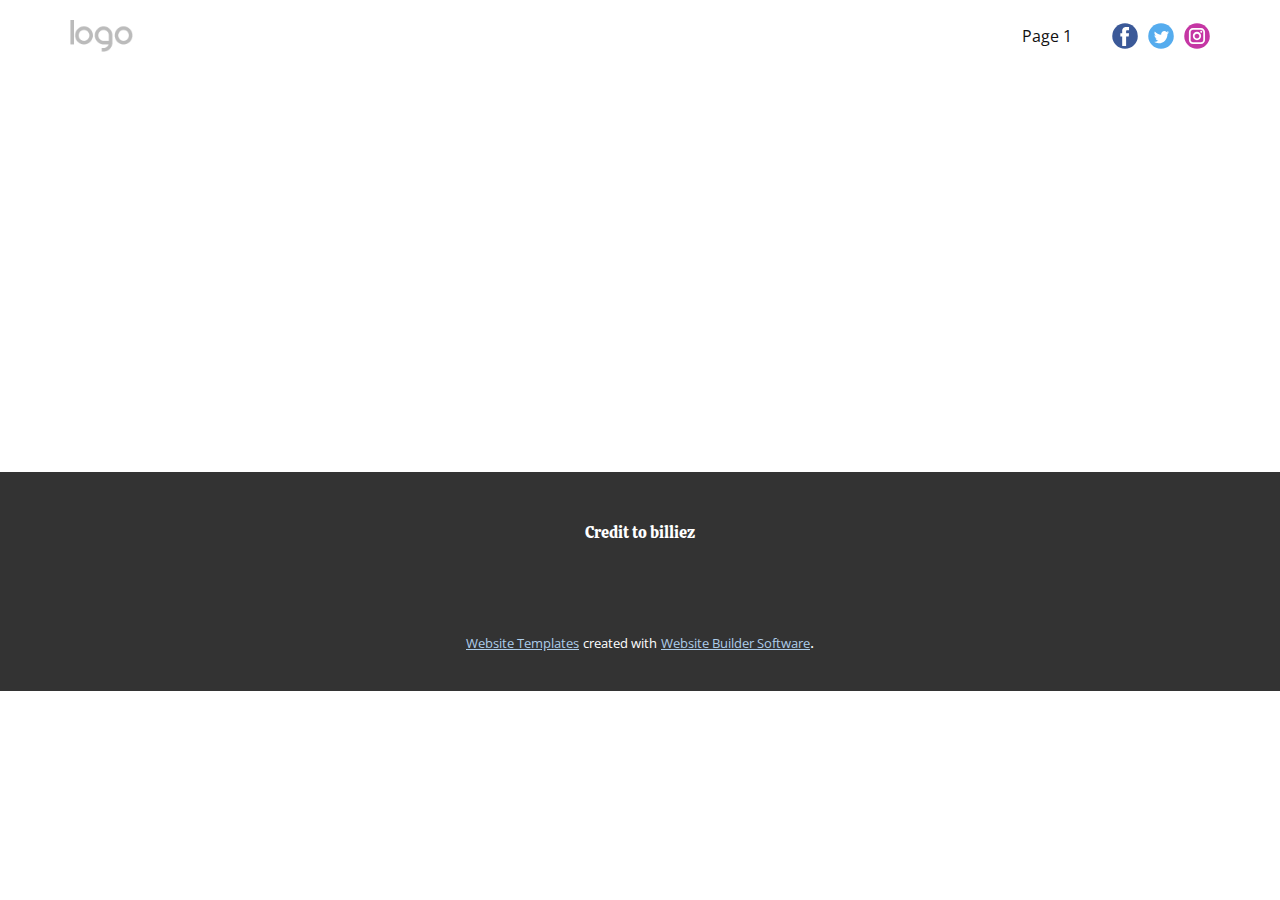
<file: About.html>
<!DOCTYPE html>
<html style="font-size: 16px;" lang="en"><head>
    <meta name="viewport" content="width=device-width, initial-scale=1.0">
    <meta charset="utf-8">
    <meta name="keywords" content="">
    <meta name="description" content="">
    <title>About</title>
    <link rel="stylesheet" href="nicepage.css" media="screen">
<link rel="stylesheet" href="About.css" media="screen">
    <script class="u-script" type="text/javascript" src="jquery.js" defer=""></script>
    <script class="u-script" type="text/javascript" src="nicepage.js" defer=""></script>
    <meta name="generator" content="Nicepage 5.2.4, nicepage.com">
    <link id="u-theme-google-font" rel="stylesheet" href="https://fonts.googleapis.com/css?family=Roboto:100,100i,300,300i,400,400i,500,500i,700,700i,900,900i|Open+Sans:300,300i,400,400i,500,500i,600,600i,700,700i,800,800i">
    <link id="u-page-google-font" rel="stylesheet" href="https://fonts.googleapis.com/css?family=Calistoga:400">
    
    
    <script type="application/ld+json">{
		"@context": "http://schema.org",
		"@type": "Organization",
		"name": "",
		"logo": "images/default-logo.png",
		"sameAs": []
}</script>
    <meta name="theme-color" content="#478ac9">
    <meta property="og:title" content="About">
    <meta property="og:type" content="website">
  </head>
  <body class="u-body u-xl-mode" data-lang="en"><header class="u-align-center-sm u-align-center-xs u-clearfix u-header u-header" id="sec-a72f"><div class="u-clearfix u-sheet u-valign-middle u-sheet-1">
        <a href="https://nicepage.com" class="u-image u-logo u-image-1" data-image-width="80" data-image-height="40">
          <img src="images/default-logo.png" class="u-logo-image u-logo-image-1">
        </a>
        <div class="u-social-icons u-spacing-10 u-social-icons-1">
          <a class="u-social-url" title="facebook" target="_blank" href=""><span class="u-icon u-social-facebook u-social-icon u-icon-1"><svg class="u-svg-link" preserveAspectRatio="xMidYMin slice" viewBox="0 0 112 112" style=""><use xmlns:xlink="http://www.w3.org/1999/xlink" xlink:href="#svg-1cdb"></use></svg><svg class="u-svg-content" viewBox="0 0 112 112" x="0" y="0" id="svg-1cdb"><circle fill="currentColor" cx="56.1" cy="56.1" r="55"></circle><path fill="#FFFFFF" d="M73.5,31.6h-9.1c-1.4,0-3.6,0.8-3.6,3.9v8.5h12.6L72,58.3H60.8v40.8H43.9V58.3h-8V43.9h8v-9.2
      c0-6.7,3.1-17,17-17h12.5v13.9H73.5z"></path></svg></span>
          </a>
          <a class="u-social-url" title="twitter" target="_blank" href=""><span class="u-icon u-social-icon u-social-twitter u-icon-2"><svg class="u-svg-link" preserveAspectRatio="xMidYMin slice" viewBox="0 0 112 112" style=""><use xmlns:xlink="http://www.w3.org/1999/xlink" xlink:href="#svg-25af"></use></svg><svg class="u-svg-content" viewBox="0 0 112 112" x="0" y="0" id="svg-25af"><circle fill="currentColor" class="st0" cx="56.1" cy="56.1" r="55"></circle><path fill="#FFFFFF" d="M83.8,47.3c0,0.6,0,1.2,0,1.7c0,17.7-13.5,38.2-38.2,38.2C38,87.2,31,85,25,81.2c1,0.1,2.1,0.2,3.2,0.2
      c6.3,0,12.1-2.1,16.7-5.7c-5.9-0.1-10.8-4-12.5-9.3c0.8,0.2,1.7,0.2,2.5,0.2c1.2,0,2.4-0.2,3.5-0.5c-6.1-1.2-10.8-6.7-10.8-13.1
      c0-0.1,0-0.1,0-0.2c1.8,1,3.9,1.6,6.1,1.7c-3.6-2.4-6-6.5-6-11.2c0-2.5,0.7-4.8,1.8-6.7c6.6,8.1,16.5,13.5,27.6,14
      c-0.2-1-0.3-2-0.3-3.1c0-7.4,6-13.4,13.4-13.4c3.9,0,7.3,1.6,9.8,4.2c3.1-0.6,5.9-1.7,8.5-3.3c-1,3.1-3.1,5.8-5.9,7.4
      c2.7-0.3,5.3-1,7.7-2.1C88.7,43,86.4,45.4,83.8,47.3z"></path></svg></span>
          </a>
          <a class="u-social-url" title="instagram" target="_blank" href=""><span class="u-icon u-social-icon u-social-instagram u-icon-3"><svg class="u-svg-link" preserveAspectRatio="xMidYMin slice" viewBox="0 0 112 112" style=""><use xmlns:xlink="http://www.w3.org/1999/xlink" xlink:href="#svg-7c15"></use></svg><svg class="u-svg-content" viewBox="0 0 112 112" x="0" y="0" id="svg-7c15"><circle fill="currentColor" cx="56.1" cy="56.1" r="55"></circle><path fill="#FFFFFF" d="M55.9,38.2c-9.9,0-17.9,8-17.9,17.9C38,66,46,74,55.9,74c9.9,0,17.9-8,17.9-17.9C73.8,46.2,65.8,38.2,55.9,38.2
      z M55.9,66.4c-5.7,0-10.3-4.6-10.3-10.3c-0.1-5.7,4.6-10.3,10.3-10.3c5.7,0,10.3,4.6,10.3,10.3C66.2,61.8,61.6,66.4,55.9,66.4z"></path><path fill="#FFFFFF" d="M74.3,33.5c-2.3,0-4.2,1.9-4.2,4.2s1.9,4.2,4.2,4.2s4.2-1.9,4.2-4.2S76.6,33.5,74.3,33.5z"></path><path fill="#FFFFFF" d="M73.1,21.3H38.6c-9.7,0-17.5,7.9-17.5,17.5v34.5c0,9.7,7.9,17.6,17.5,17.6h34.5c9.7,0,17.5-7.9,17.5-17.5V38.8
      C90.6,29.1,82.7,21.3,73.1,21.3z M83,73.3c0,5.5-4.5,9.9-9.9,9.9H38.6c-5.5,0-9.9-4.5-9.9-9.9V38.8c0-5.5,4.5-9.9,9.9-9.9h34.5
      c5.5,0,9.9,4.5,9.9,9.9V73.3z"></path></svg></span>
          </a>
        </div>
        <nav class="u-align-left u-menu u-menu-dropdown u-offcanvas u-menu-1">
          <div class="menu-collapse" style="font-size: 1rem;">
            <a class="u-button-style u-nav-link" href="#">
              <svg class="u-svg-link" preserveAspectRatio="xMidYMin slice" viewBox="0 0 302 302" style=""><use xmlns:xlink="http://www.w3.org/1999/xlink" xlink:href="#svg-8a8f"></use></svg>
              <svg xmlns="http://www.w3.org/2000/svg" xmlns:xlink="http://www.w3.org/1999/xlink" version="1.1" id="svg-8a8f" x="0px" y="0px" viewBox="0 0 302 302" style="enable-background:new 0 0 302 302;" xml:space="preserve" class="u-svg-content"><g><rect y="36" width="302" height="30"></rect><rect y="236" width="302" height="30"></rect><rect y="136" width="302" height="30"></rect>
</g><g></g><g></g><g></g><g></g><g></g><g></g><g></g><g></g><g></g><g></g><g></g><g></g><g></g><g></g><g></g></svg>
            </a>
          </div>
          <div class="u-custom-menu u-nav-container">
            <ul class="u-nav u-unstyled u-nav-1"><li class="u-nav-item"><a class="u-button-style u-nav-link" href="#">Page 1</a>
</li></ul>
          </div>
          <div class="u-custom-menu u-nav-container-collapse">
            <div class="u-align-center u-black u-container-style u-inner-container-layout u-opacity u-opacity-95 u-sidenav">
              <div class="u-sidenav-overflow">
                <div class="u-menu-close"></div>
                <ul class="u-align-center u-nav u-popupmenu-items u-unstyled u-nav-2"><li class="u-nav-item"><a class="u-button-style u-nav-link" href="#">Page 1</a>
</li></ul>
              </div>
            </div>
            <div class="u-black u-menu-overlay u-opacity u-opacity-70"></div>
          </div>
        </nav>
      </div></header>
    <section class="u-clearfix u-section-1" id="sec-6382">
      <div class="u-clearfix u-sheet u-sheet-1"></div>
    </section>
    
    
    <footer class="u-align-center u-clearfix u-footer u-grey-80 u-footer" id="sec-1f1e"><div class="u-clearfix u-sheet u-valign-middle u-sheet-1">
        <p class="u-custom-font u-text u-text-default u-text-1">Credit to billiez</p>
      </div></footer>
    <section class="u-backlink u-clearfix u-grey-80">
      <a class="u-link" href="https://nicepage.com/website-templates" target="_blank">
        <span>Website Templates</span>
      </a>
      <p class="u-text">
        <span>created with</span>
      </p>
      <a class="u-link" href="" target="_blank">
        <span>Website Builder Software</span>
      </a>. 
    </section>
  
</body></html>
</file>
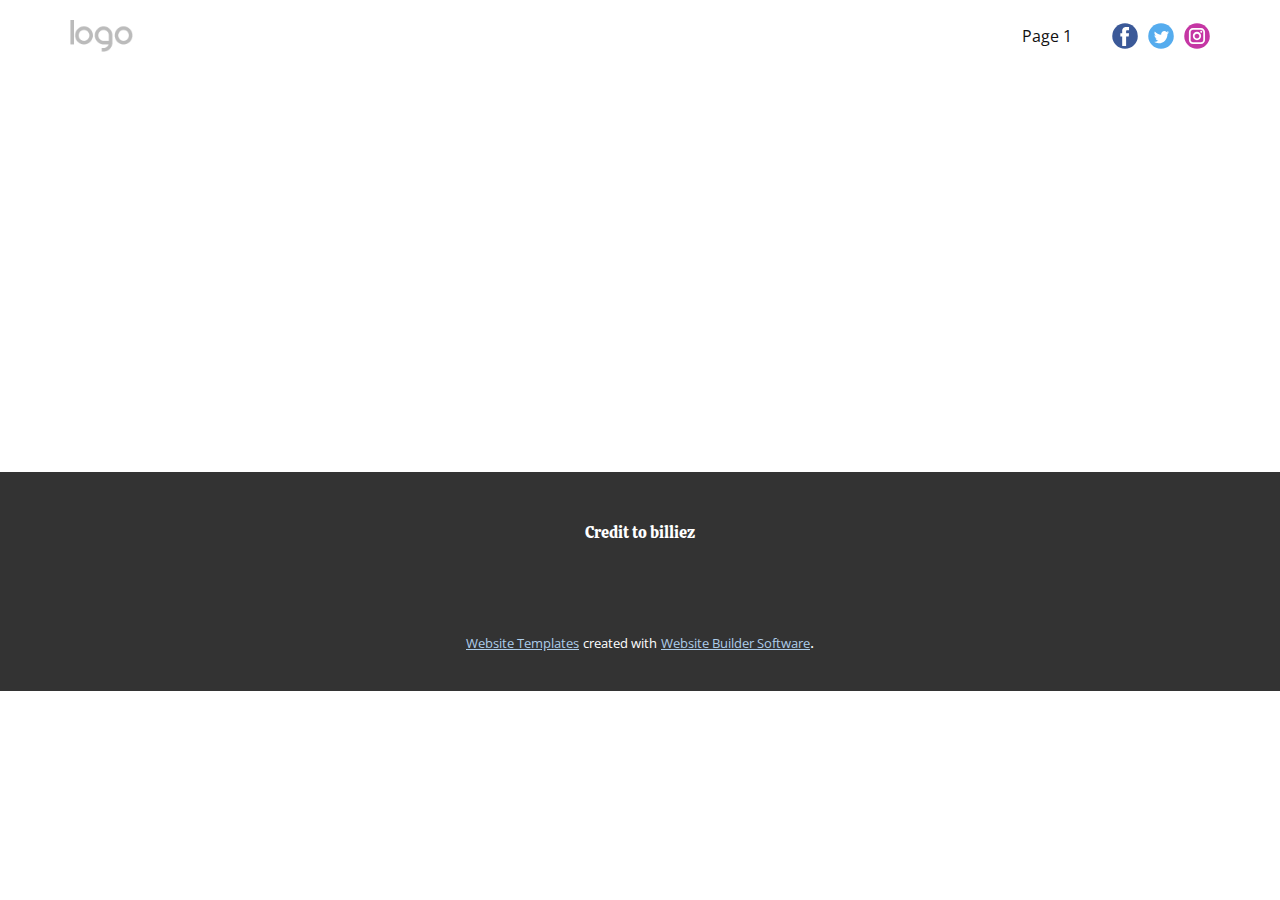
<file: Contact.html>
<!DOCTYPE html>
<html style="font-size: 16px;" lang="en"><head>
    <meta name="viewport" content="width=device-width, initial-scale=1.0">
    <meta charset="utf-8">
    <meta name="keywords" content="">
    <meta name="description" content="">
    <title>Contact</title>
    <link rel="stylesheet" href="nicepage.css" media="screen">
<link rel="stylesheet" href="Contact.css" media="screen">
    <script class="u-script" type="text/javascript" src="jquery.js" defer=""></script>
    <script class="u-script" type="text/javascript" src="nicepage.js" defer=""></script>
    <meta name="generator" content="Nicepage 5.2.4, nicepage.com">
    <link id="u-theme-google-font" rel="stylesheet" href="https://fonts.googleapis.com/css?family=Roboto:100,100i,300,300i,400,400i,500,500i,700,700i,900,900i|Open+Sans:300,300i,400,400i,500,500i,600,600i,700,700i,800,800i">
    <link id="u-page-google-font" rel="stylesheet" href="https://fonts.googleapis.com/css?family=Calistoga:400">
    
    
    <script type="application/ld+json">{
		"@context": "http://schema.org",
		"@type": "Organization",
		"name": "",
		"logo": "images/default-logo.png",
		"sameAs": []
}</script>
    <meta name="theme-color" content="#478ac9">
    <meta property="og:title" content="Contact">
    <meta property="og:type" content="website">
  </head>
  <body class="u-body u-xl-mode" data-lang="en"><header class="u-align-center-sm u-align-center-xs u-clearfix u-header u-header" id="sec-a72f"><div class="u-clearfix u-sheet u-valign-middle u-sheet-1">
        <a href="https://nicepage.com" class="u-image u-logo u-image-1" data-image-width="80" data-image-height="40">
          <img src="images/default-logo.png" class="u-logo-image u-logo-image-1">
        </a>
        <div class="u-social-icons u-spacing-10 u-social-icons-1">
          <a class="u-social-url" title="facebook" target="_blank" href=""><span class="u-icon u-social-facebook u-social-icon u-icon-1"><svg class="u-svg-link" preserveAspectRatio="xMidYMin slice" viewBox="0 0 112 112" style=""><use xmlns:xlink="http://www.w3.org/1999/xlink" xlink:href="#svg-1cdb"></use></svg><svg class="u-svg-content" viewBox="0 0 112 112" x="0" y="0" id="svg-1cdb"><circle fill="currentColor" cx="56.1" cy="56.1" r="55"></circle><path fill="#FFFFFF" d="M73.5,31.6h-9.1c-1.4,0-3.6,0.8-3.6,3.9v8.5h12.6L72,58.3H60.8v40.8H43.9V58.3h-8V43.9h8v-9.2
      c0-6.7,3.1-17,17-17h12.5v13.9H73.5z"></path></svg></span>
          </a>
          <a class="u-social-url" title="twitter" target="_blank" href=""><span class="u-icon u-social-icon u-social-twitter u-icon-2"><svg class="u-svg-link" preserveAspectRatio="xMidYMin slice" viewBox="0 0 112 112" style=""><use xmlns:xlink="http://www.w3.org/1999/xlink" xlink:href="#svg-25af"></use></svg><svg class="u-svg-content" viewBox="0 0 112 112" x="0" y="0" id="svg-25af"><circle fill="currentColor" class="st0" cx="56.1" cy="56.1" r="55"></circle><path fill="#FFFFFF" d="M83.8,47.3c0,0.6,0,1.2,0,1.7c0,17.7-13.5,38.2-38.2,38.2C38,87.2,31,85,25,81.2c1,0.1,2.1,0.2,3.2,0.2
      c6.3,0,12.1-2.1,16.7-5.7c-5.9-0.1-10.8-4-12.5-9.3c0.8,0.2,1.7,0.2,2.5,0.2c1.2,0,2.4-0.2,3.5-0.5c-6.1-1.2-10.8-6.7-10.8-13.1
      c0-0.1,0-0.1,0-0.2c1.8,1,3.9,1.6,6.1,1.7c-3.6-2.4-6-6.5-6-11.2c0-2.5,0.7-4.8,1.8-6.7c6.6,8.1,16.5,13.5,27.6,14
      c-0.2-1-0.3-2-0.3-3.1c0-7.4,6-13.4,13.4-13.4c3.9,0,7.3,1.6,9.8,4.2c3.1-0.6,5.9-1.7,8.5-3.3c-1,3.1-3.1,5.8-5.9,7.4
      c2.7-0.3,5.3-1,7.7-2.1C88.7,43,86.4,45.4,83.8,47.3z"></path></svg></span>
          </a>
          <a class="u-social-url" title="instagram" target="_blank" href=""><span class="u-icon u-social-icon u-social-instagram u-icon-3"><svg class="u-svg-link" preserveAspectRatio="xMidYMin slice" viewBox="0 0 112 112" style=""><use xmlns:xlink="http://www.w3.org/1999/xlink" xlink:href="#svg-7c15"></use></svg><svg class="u-svg-content" viewBox="0 0 112 112" x="0" y="0" id="svg-7c15"><circle fill="currentColor" cx="56.1" cy="56.1" r="55"></circle><path fill="#FFFFFF" d="M55.9,38.2c-9.9,0-17.9,8-17.9,17.9C38,66,46,74,55.9,74c9.9,0,17.9-8,17.9-17.9C73.8,46.2,65.8,38.2,55.9,38.2
      z M55.9,66.4c-5.7,0-10.3-4.6-10.3-10.3c-0.1-5.7,4.6-10.3,10.3-10.3c5.7,0,10.3,4.6,10.3,10.3C66.2,61.8,61.6,66.4,55.9,66.4z"></path><path fill="#FFFFFF" d="M74.3,33.5c-2.3,0-4.2,1.9-4.2,4.2s1.9,4.2,4.2,4.2s4.2-1.9,4.2-4.2S76.6,33.5,74.3,33.5z"></path><path fill="#FFFFFF" d="M73.1,21.3H38.6c-9.7,0-17.5,7.9-17.5,17.5v34.5c0,9.7,7.9,17.6,17.5,17.6h34.5c9.7,0,17.5-7.9,17.5-17.5V38.8
      C90.6,29.1,82.7,21.3,73.1,21.3z M83,73.3c0,5.5-4.5,9.9-9.9,9.9H38.6c-5.5,0-9.9-4.5-9.9-9.9V38.8c0-5.5,4.5-9.9,9.9-9.9h34.5
      c5.5,0,9.9,4.5,9.9,9.9V73.3z"></path></svg></span>
          </a>
        </div>
        <nav class="u-align-left u-menu u-menu-dropdown u-offcanvas u-menu-1">
          <div class="menu-collapse" style="font-size: 1rem;">
            <a class="u-button-style u-nav-link" href="#">
              <svg class="u-svg-link" preserveAspectRatio="xMidYMin slice" viewBox="0 0 302 302" style=""><use xmlns:xlink="http://www.w3.org/1999/xlink" xlink:href="#svg-8a8f"></use></svg>
              <svg xmlns="http://www.w3.org/2000/svg" xmlns:xlink="http://www.w3.org/1999/xlink" version="1.1" id="svg-8a8f" x="0px" y="0px" viewBox="0 0 302 302" style="enable-background:new 0 0 302 302;" xml:space="preserve" class="u-svg-content"><g><rect y="36" width="302" height="30"></rect><rect y="236" width="302" height="30"></rect><rect y="136" width="302" height="30"></rect>
</g><g></g><g></g><g></g><g></g><g></g><g></g><g></g><g></g><g></g><g></g><g></g><g></g><g></g><g></g><g></g></svg>
            </a>
          </div>
          <div class="u-custom-menu u-nav-container">
            <ul class="u-nav u-unstyled u-nav-1"><li class="u-nav-item"><a class="u-button-style u-nav-link" href="#">Page 1</a>
</li></ul>
          </div>
          <div class="u-custom-menu u-nav-container-collapse">
            <div class="u-align-center u-black u-container-style u-inner-container-layout u-opacity u-opacity-95 u-sidenav">
              <div class="u-sidenav-overflow">
                <div class="u-menu-close"></div>
                <ul class="u-align-center u-nav u-popupmenu-items u-unstyled u-nav-2"><li class="u-nav-item"><a class="u-button-style u-nav-link" href="#">Page 1</a>
</li></ul>
              </div>
            </div>
            <div class="u-black u-menu-overlay u-opacity u-opacity-70"></div>
          </div>
        </nav>
      </div></header>
    <section class="u-clearfix u-section-1" id="sec-6869">
      <div class="u-clearfix u-sheet u-sheet-1"></div>
    </section>
    
    
    <footer class="u-align-center u-clearfix u-footer u-grey-80 u-footer" id="sec-1f1e"><div class="u-clearfix u-sheet u-valign-middle u-sheet-1">
        <p class="u-custom-font u-text u-text-default u-text-1">Credit to billiez</p>
      </div></footer>
    <section class="u-backlink u-clearfix u-grey-80">
      <a class="u-link" href="https://nicepage.com/website-templates" target="_blank">
        <span>Website Templates</span>
      </a>
      <p class="u-text">
        <span>created with</span>
      </p>
      <a class="u-link" href="" target="_blank">
        <span>Website Builder Software</span>
      </a>. 
    </section>
  
</body></html>
</file>
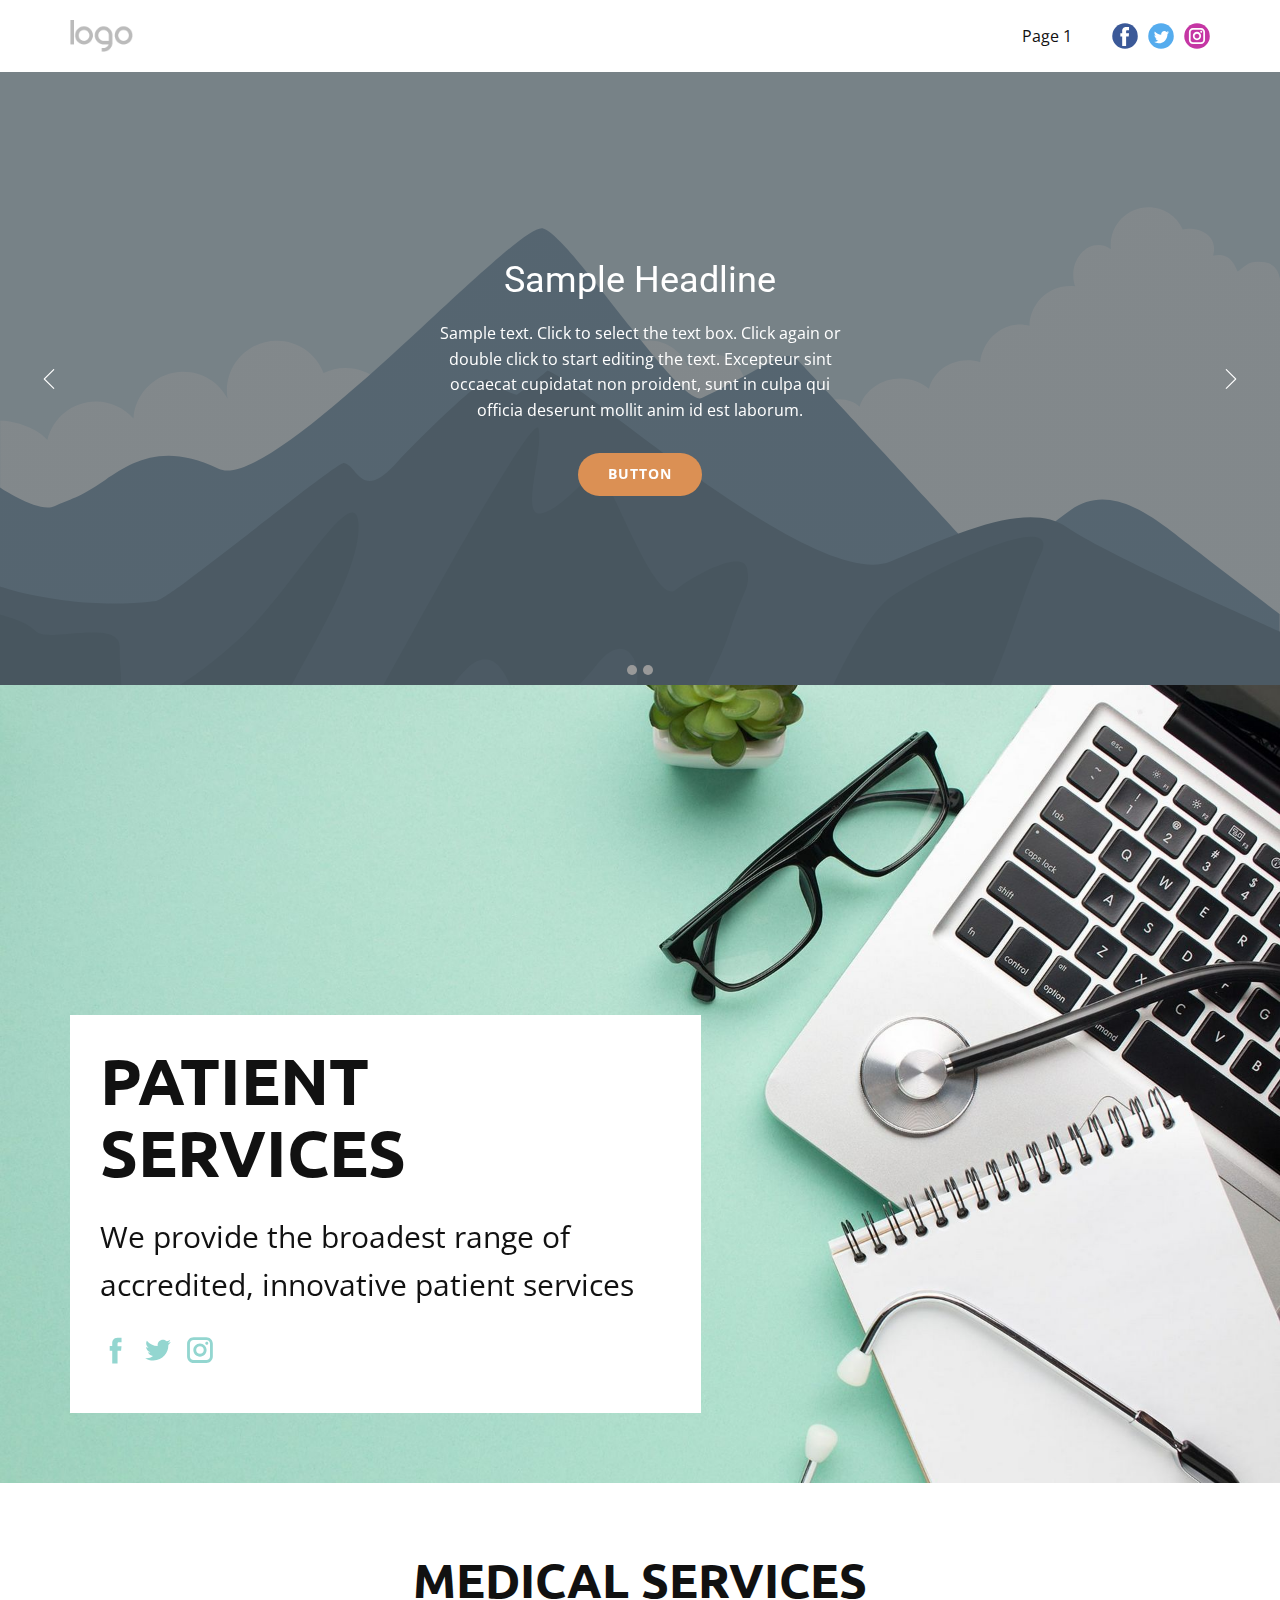
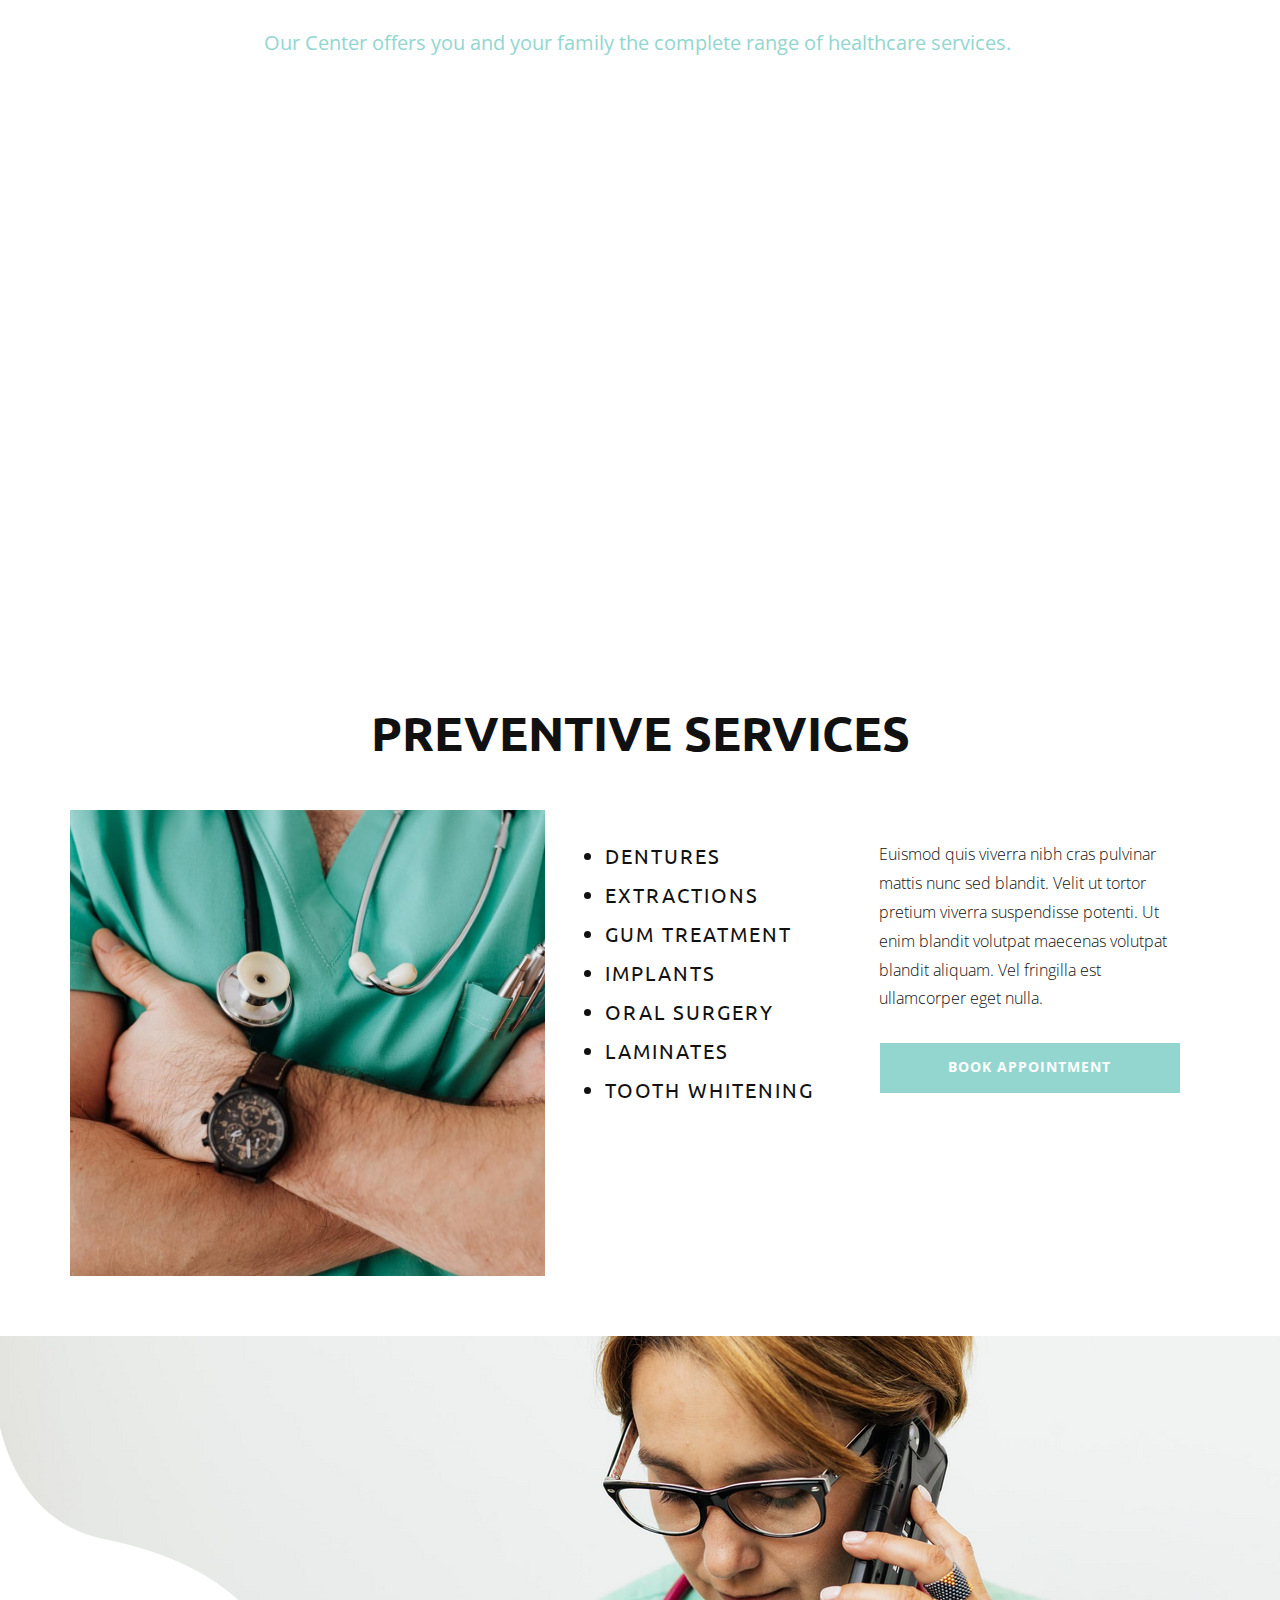
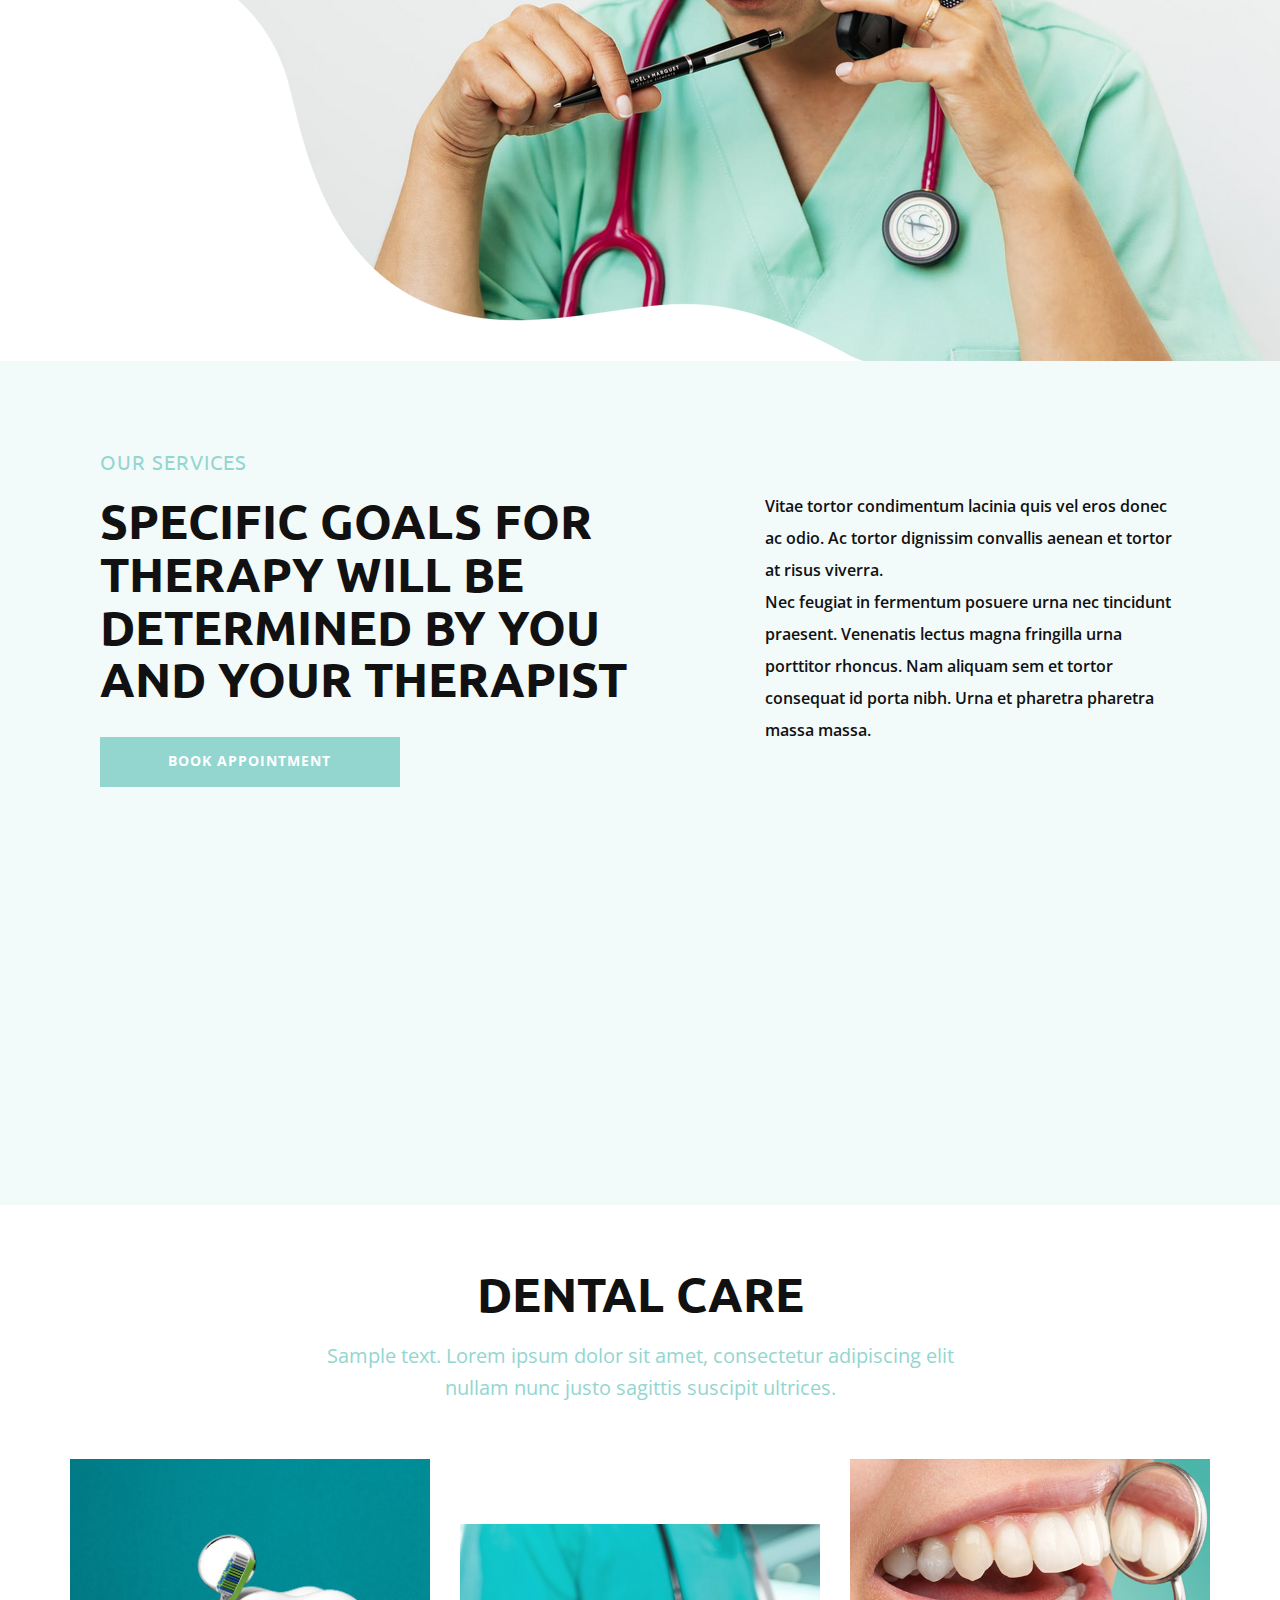
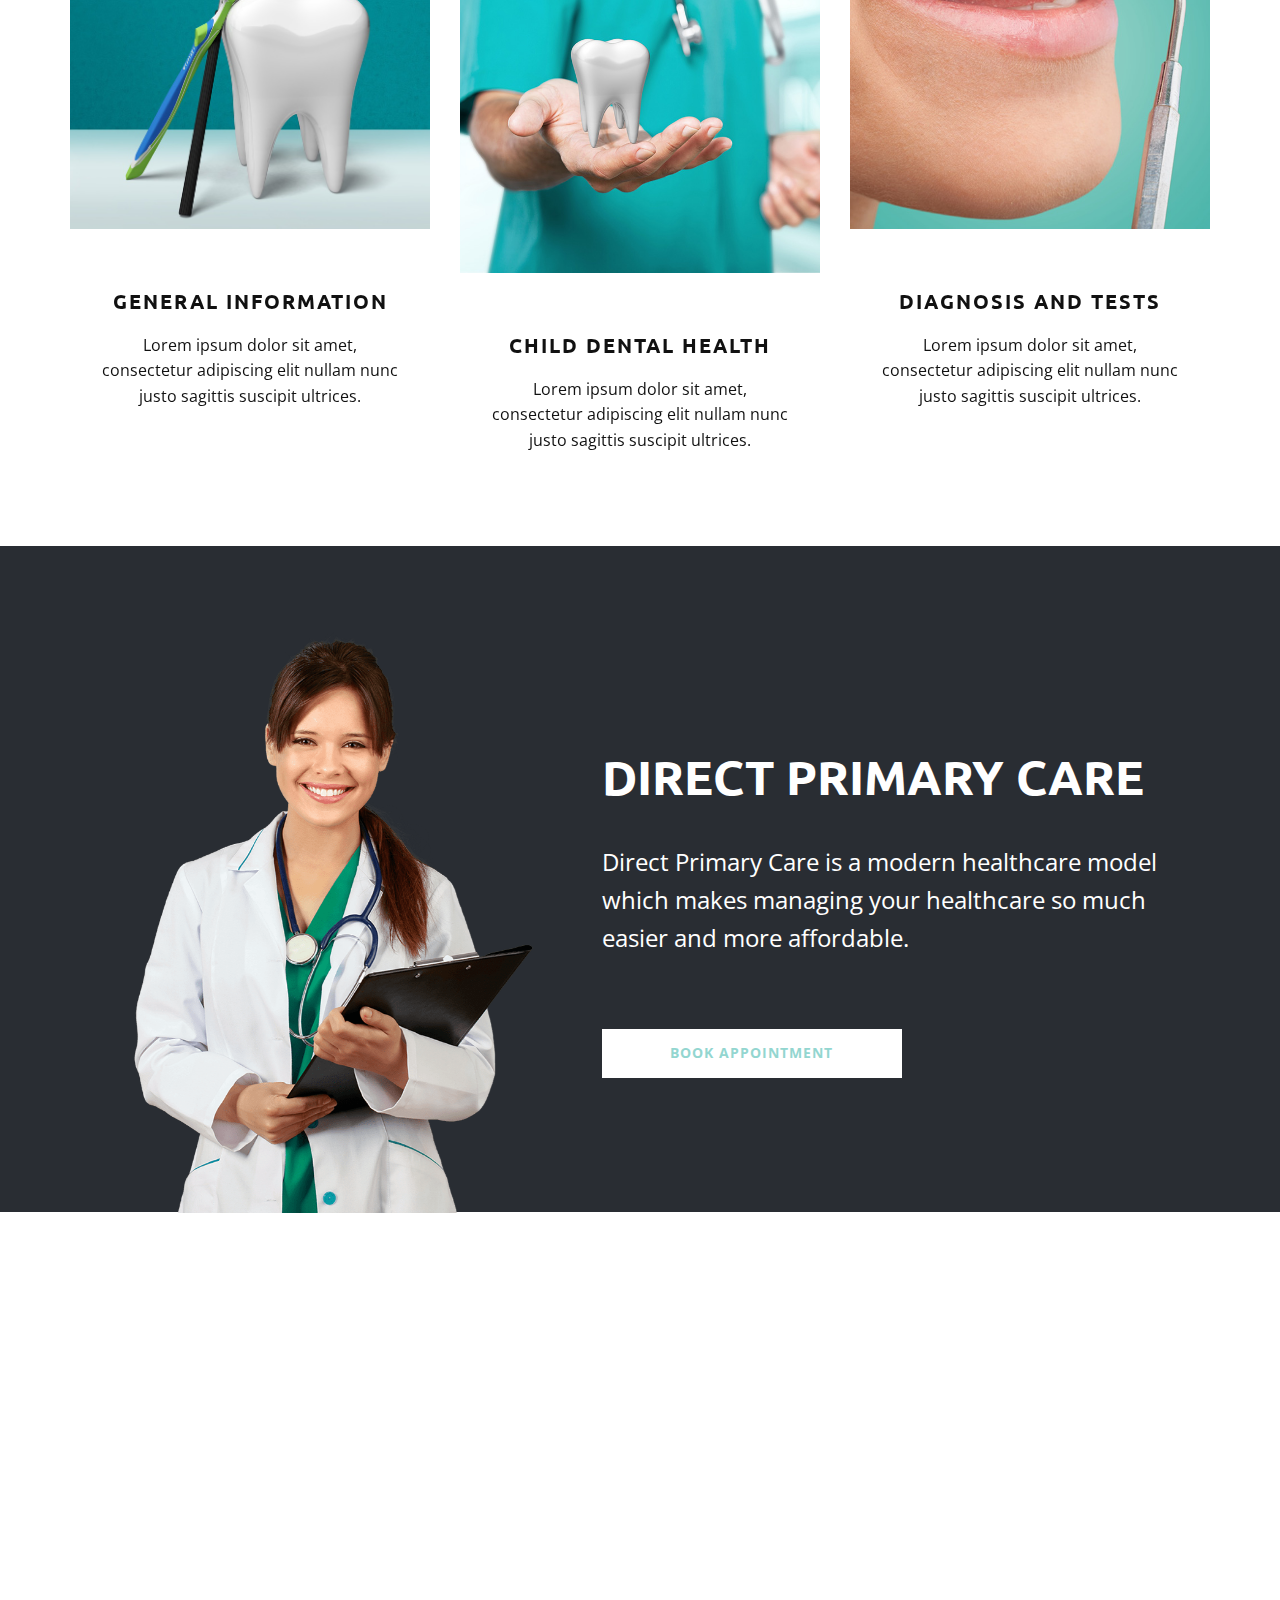
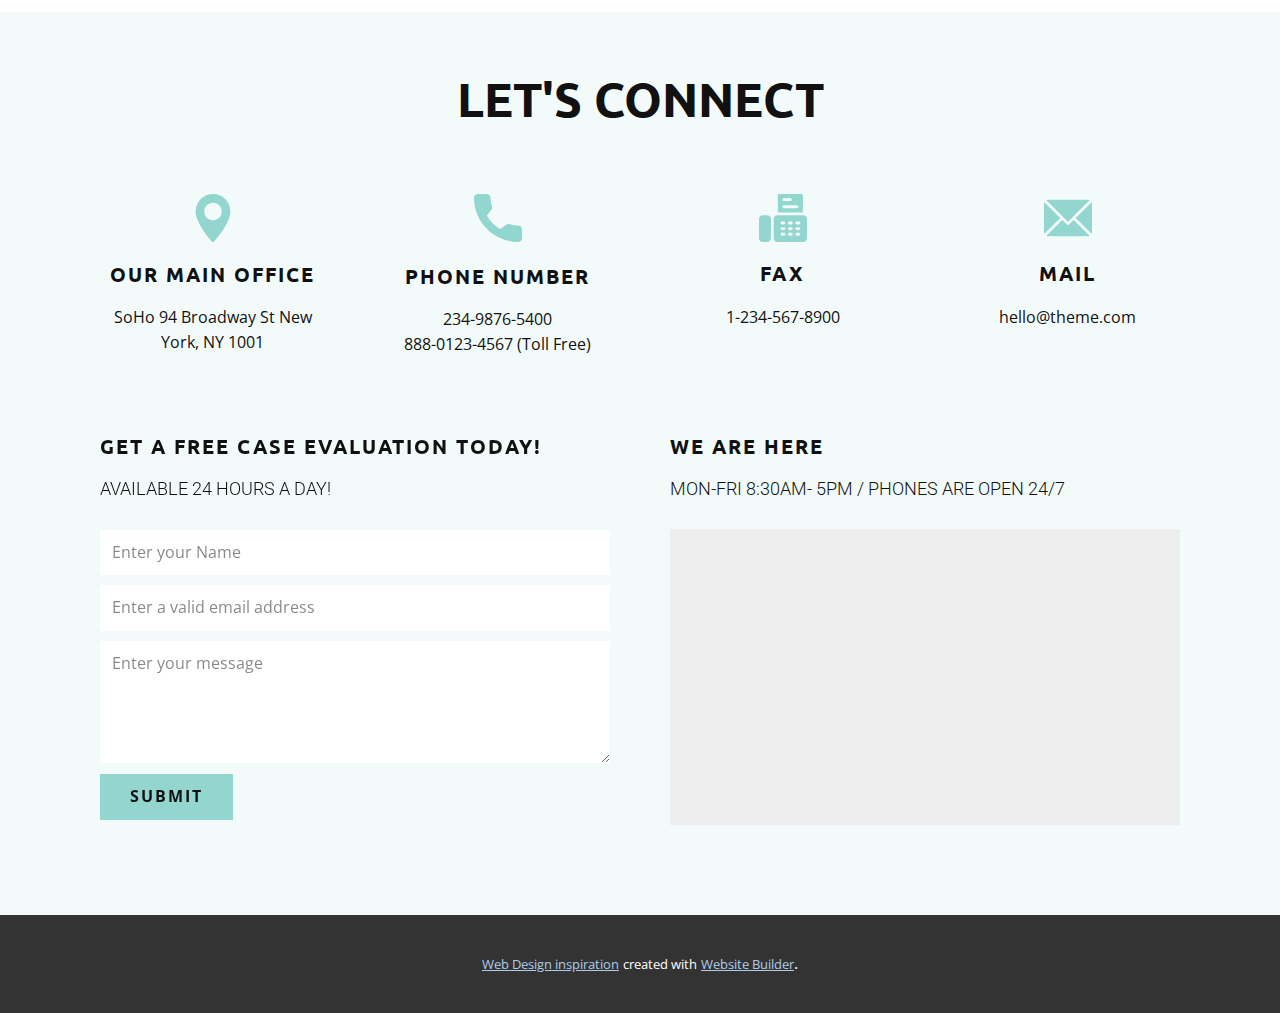
<file: Home.html>
<!DOCTYPE html>
<html style="font-size: 16px;" lang="en"><head>
    <meta name="viewport" content="width=device-width, initial-scale=1.0">
    <meta charset="utf-8">
    <meta name="keywords" content="Patient Services, Medical Services, Preventive services, Specific goals for therapy will be determined by you and your therapist, Dental Care, Direct Primary Care, Let&amp;apos;s Connect">
    <meta name="description" content="">
    <title>Home</title>
    <link rel="stylesheet" href="nicepage.css" media="screen">
<link rel="stylesheet" href="Home.css" media="screen">
    <script class="u-script" type="text/javascript" src="jquery.js" defer=""></script>
    <script class="u-script" type="text/javascript" src="nicepage.js" defer=""></script>
    <meta name="generator" content="Nicepage 5.2.4, nicepage.com">
    <meta name="referrer" content="origin">
    <link id="u-theme-google-font" rel="stylesheet" href="https://fonts.googleapis.com/css?family=Roboto:100,100i,300,300i,400,400i,500,500i,700,700i,900,900i|Open+Sans:300,300i,400,400i,500,500i,600,600i,700,700i,800,800i">
    <link id="u-page-google-font" rel="stylesheet" href="https://fonts.googleapis.com/css?family=Ubuntu:300,300i,400,400i,500,500i,700,700i|Calistoga:400">
    
    
    
    
    
    
    
    
    
    
    
    <script type="application/ld+json">{
		"@context": "http://schema.org",
		"@type": "Organization",
		"name": "",
		"logo": "images/default-logo.png",
		"sameAs": []
}</script>
    <meta name="theme-color" content="#478ac9">
    <meta property="og:title" content="Home">
    <meta property="og:type" content="website">
  </head>
  <body class="u-body u-xl-mode" data-lang="en"><header class="u-align-center-sm u-align-center-xs u-clearfix u-header u-header" id="sec-a72f"><div class="u-clearfix u-sheet u-valign-middle u-sheet-1">
        <a href="https://nicepage.com" class="u-image u-logo u-image-1" data-image-width="80" data-image-height="40">
          <img src="images/default-logo.png" class="u-logo-image u-logo-image-1">
        </a>
        <div class="u-social-icons u-spacing-10 u-social-icons-1">
          <a class="u-social-url" title="facebook" target="_blank" href=""><span class="u-icon u-social-facebook u-social-icon u-icon-1"><svg class="u-svg-link" preserveAspectRatio="xMidYMin slice" viewBox="0 0 112 112" style=""><use xmlns:xlink="http://www.w3.org/1999/xlink" xlink:href="#svg-1cdb"></use></svg><svg class="u-svg-content" viewBox="0 0 112 112" x="0" y="0" id="svg-1cdb"><circle fill="currentColor" cx="56.1" cy="56.1" r="55"></circle><path fill="#FFFFFF" d="M73.5,31.6h-9.1c-1.4,0-3.6,0.8-3.6,3.9v8.5h12.6L72,58.3H60.8v40.8H43.9V58.3h-8V43.9h8v-9.2
      c0-6.7,3.1-17,17-17h12.5v13.9H73.5z"></path></svg></span>
          </a>
          <a class="u-social-url" title="twitter" target="_blank" href=""><span class="u-icon u-social-icon u-social-twitter u-icon-2"><svg class="u-svg-link" preserveAspectRatio="xMidYMin slice" viewBox="0 0 112 112" style=""><use xmlns:xlink="http://www.w3.org/1999/xlink" xlink:href="#svg-25af"></use></svg><svg class="u-svg-content" viewBox="0 0 112 112" x="0" y="0" id="svg-25af"><circle fill="currentColor" class="st0" cx="56.1" cy="56.1" r="55"></circle><path fill="#FFFFFF" d="M83.8,47.3c0,0.6,0,1.2,0,1.7c0,17.7-13.5,38.2-38.2,38.2C38,87.2,31,85,25,81.2c1,0.1,2.1,0.2,3.2,0.2
      c6.3,0,12.1-2.1,16.7-5.7c-5.9-0.1-10.8-4-12.5-9.3c0.8,0.2,1.7,0.2,2.5,0.2c1.2,0,2.4-0.2,3.5-0.5c-6.1-1.2-10.8-6.7-10.8-13.1
      c0-0.1,0-0.1,0-0.2c1.8,1,3.9,1.6,6.1,1.7c-3.6-2.4-6-6.5-6-11.2c0-2.5,0.7-4.8,1.8-6.7c6.6,8.1,16.5,13.5,27.6,14
      c-0.2-1-0.3-2-0.3-3.1c0-7.4,6-13.4,13.4-13.4c3.9,0,7.3,1.6,9.8,4.2c3.1-0.6,5.9-1.7,8.5-3.3c-1,3.1-3.1,5.8-5.9,7.4
      c2.7-0.3,5.3-1,7.7-2.1C88.7,43,86.4,45.4,83.8,47.3z"></path></svg></span>
          </a>
          <a class="u-social-url" title="instagram" target="_blank" href=""><span class="u-icon u-social-icon u-social-instagram u-icon-3"><svg class="u-svg-link" preserveAspectRatio="xMidYMin slice" viewBox="0 0 112 112" style=""><use xmlns:xlink="http://www.w3.org/1999/xlink" xlink:href="#svg-7c15"></use></svg><svg class="u-svg-content" viewBox="0 0 112 112" x="0" y="0" id="svg-7c15"><circle fill="currentColor" cx="56.1" cy="56.1" r="55"></circle><path fill="#FFFFFF" d="M55.9,38.2c-9.9,0-17.9,8-17.9,17.9C38,66,46,74,55.9,74c9.9,0,17.9-8,17.9-17.9C73.8,46.2,65.8,38.2,55.9,38.2
      z M55.9,66.4c-5.7,0-10.3-4.6-10.3-10.3c-0.1-5.7,4.6-10.3,10.3-10.3c5.7,0,10.3,4.6,10.3,10.3C66.2,61.8,61.6,66.4,55.9,66.4z"></path><path fill="#FFFFFF" d="M74.3,33.5c-2.3,0-4.2,1.9-4.2,4.2s1.9,4.2,4.2,4.2s4.2-1.9,4.2-4.2S76.6,33.5,74.3,33.5z"></path><path fill="#FFFFFF" d="M73.1,21.3H38.6c-9.7,0-17.5,7.9-17.5,17.5v34.5c0,9.7,7.9,17.6,17.5,17.6h34.5c9.7,0,17.5-7.9,17.5-17.5V38.8
      C90.6,29.1,82.7,21.3,73.1,21.3z M83,73.3c0,5.5-4.5,9.9-9.9,9.9H38.6c-5.5,0-9.9-4.5-9.9-9.9V38.8c0-5.5,4.5-9.9,9.9-9.9h34.5
      c5.5,0,9.9,4.5,9.9,9.9V73.3z"></path></svg></span>
          </a>
        </div>
        <nav class="u-align-left u-menu u-menu-dropdown u-offcanvas u-menu-1">
          <div class="menu-collapse" style="font-size: 1rem;">
            <a class="u-button-style u-nav-link" href="#">
              <svg class="u-svg-link" preserveAspectRatio="xMidYMin slice" viewBox="0 0 302 302" style=""><use xmlns:xlink="http://www.w3.org/1999/xlink" xlink:href="#svg-8a8f"></use></svg>
              <svg xmlns="http://www.w3.org/2000/svg" xmlns:xlink="http://www.w3.org/1999/xlink" version="1.1" id="svg-8a8f" x="0px" y="0px" viewBox="0 0 302 302" style="enable-background:new 0 0 302 302;" xml:space="preserve" class="u-svg-content"><g><rect y="36" width="302" height="30"></rect><rect y="236" width="302" height="30"></rect><rect y="136" width="302" height="30"></rect>
</g><g></g><g></g><g></g><g></g><g></g><g></g><g></g><g></g><g></g><g></g><g></g><g></g><g></g><g></g><g></g></svg>
            </a>
          </div>
          <div class="u-custom-menu u-nav-container">
            <ul class="u-nav u-unstyled u-nav-1"><li class="u-nav-item"><a class="u-button-style u-nav-link" href="#">Page 1</a>
</li></ul>
          </div>
          <div class="u-custom-menu u-nav-container-collapse">
            <div class="u-align-center u-black u-container-style u-inner-container-layout u-opacity u-opacity-95 u-sidenav">
              <div class="u-sidenav-overflow">
                <div class="u-menu-close"></div>
                <ul class="u-align-center u-nav u-popupmenu-items u-unstyled u-nav-2"><li class="u-nav-item"><a class="u-button-style u-nav-link" href="#">Page 1</a>
</li></ul>
              </div>
            </div>
            <div class="u-black u-menu-overlay u-opacity u-opacity-70"></div>
          </div>
        </nav>
      </div></header>
    <section class="u-align-center u-clearfix u-section-1" id="sec-e8c6">
      <div id="carousel-bd35" data-interval="3000" data-u-ride="carousel" class="u-carousel u-carousel-duration-500 u-expanded-width u-slider u-slider-1" data-pause="false">
        <ol class="u-absolute-hcenter u-carousel-indicators u-carousel-indicators-1">
          <li data-u-target="#carousel-bd35" class="u-active u-grey-40 u-shape-circle" data-u-slide-to="0" style="width: 10px; height: 10px; background-image: none;"></li>
          <li data-u-target="#carousel-bd35" class="u-grey-40 u-shape-circle" data-u-slide-to="1" style="width: 10px; height: 10px; background-image: none;"></li>
        </ol>
        <div class="u-carousel-inner" role="listbox">
          <div class="u-active u-align-center u-carousel-item u-container-style u-image u-shading u-slide u-image-1" data-image-width="1280" data-image-height="716">
            <div class="u-container-layout u-valign-middle u-container-layout-1">
              <h2 class="u-text u-text-default u-text-1">Sample Headline</h2>
              <p class="u-text u-text-2">Sample text. Click to select the text box. Click again or double click to start editing the text.&nbsp;Excepteur sint occaecat cupidatat non proident, sunt in culpa qui officia deserunt mollit anim id est laborum.</p>
              <a href="#" class="u-border-none u-btn u-btn-round u-button-style u-hover-palette-2-light-1 u-palette-2-base u-radius-50 u-btn-1">Button</a>
            </div>
          </div>
          <div class="u-align-center u-carousel-item u-container-style u-image u-shading u-slide u-image-2" data-image-width="1280" data-image-height="716">
            <div class="u-container-layout u-valign-middle u-container-layout-2">
              <h2 class="u-text u-text-default u-text-3">Sample Headline</h2>
              <p class="u-text u-text-4">Sample text. Click to select the text box. Click again or double click to start editing the text.&nbsp;Excepteur sint occaecat cupidatat non proident, sunt in culpa qui officia deserunt mollit anim id est laborum.</p>
              <a href="#" class="u-border-none u-btn u-btn-round u-button-style u-hover-palette-2-light-1 u-palette-2-base u-radius-50 u-btn-2">Button</a>
            </div>
          </div>
        </div>
        <a class="u-absolute-vcenter u-carousel-control u-carousel-control-prev u-hidden-sm u-hidden-xs u-spacing-9 u-carousel-control-1" href="#carousel-bd35" role="button" data-u-slide="prev">
          <span aria-hidden="true">
            <svg viewBox="0 0 477.175 477.175"><path d="M145.188,238.575l215.5-215.5c5.3-5.3,5.3-13.8,0-19.1s-13.8-5.3-19.1,0l-225.1,225.1c-5.3,5.3-5.3,13.8,0,19.1l225.1,225
                    c2.6,2.6,6.1,4,9.5,4s6.9-1.3,9.5-4c5.3-5.3,5.3-13.8,0-19.1L145.188,238.575z"></path></svg>
          </span>
          <span class="sr-only">+Previous</span>
        </a>
        <a class="u-absolute-vcenter u-carousel-control u-carousel-control-next u-hidden-sm u-hidden-xs u-spacing-9 u-carousel-control-2" href="#carousel-bd35" role="button" data-u-slide="next">
          <span aria-hidden="true">
            <svg viewBox="0 0 477.175 477.175"><path d="M360.731,229.075l-225.1-225.1c-5.3-5.3-13.8-5.3-19.1,0s-5.3,13.8,0,19.1l215.5,215.5l-215.5,215.5
                    c-5.3,5.3-5.3,13.8,0,19.1c2.6,2.6,6.1,4,9.5,4c3.4,0,6.9-1.3,9.5-4l225.1-225.1C365.931,242.875,365.931,234.275,360.731,229.075z"></path></svg>
          </span>
          <span class="sr-only">+Next</span>
        </a>
      </div>
      <style data-mode="XXL">@media (max-width: 0px) {
  .u-block-9fe6-2 {
    min-height: 613px;
  }
  .u-section-1 .u-slider-1 {
    width: 758px;
    min-height: 478px;
    height: auto;
    margin-top: 60px;
    margin-bottom: 60px;
    margin-left: auto;
    margin-right: auto;
  }
  .u-section-1 .u-carousel-indicators-1 {
    position: absolute;
    bottom: 10px;
    width: auto;
    height: auto;
  }
  .u-section-1 .u-image-1 {
    background-image: linear-gradient(0deg, rgba(0,0,0,0.4), rgba(0,0,0,0.4)), url("[data-uri]");
    background-position: 50% 50%;
  }
  .u-section-1 .u-container-layout-1 {
    padding-top: 30px;
    padding-bottom: 30px;
    padding-left: 60px;
    padding-right: 60px;
  }
  .u-section-1 .u-text-1 {
    margin-top: 0;
    margin-bottom: 0;
    margin-left: auto;
    margin-right: auto;
  }
  .u-section-1 .u-text-2 {
    width: 409px;
    margin-top: 20px;
    margin-left: auto;
    margin-right: auto;
    margin-bottom: 0;
  }
  .u-section-1 .u-btn-1 {
    border-style: none;
    font-weight: 700;
    text-transform: uppercase;
    font-size: 0.875rem;
    letter-spacing: 1px;
    background-image: none;
    margin-top: 30px;
    margin-left: auto;
    margin-right: auto;
    margin-bottom: 0;
  }
  .u-section-1 .u-image-2 {
    background-image: linear-gradient(0deg, rgba(0,0,0,0.4), rgba(0,0,0,0.4)), url("[data-uri]");
    background-position: 50% 50%;
  }
  .u-section-1 .u-container-layout-2 {
    padding-top: 30px;
    padding-bottom: 30px;
    padding-left: 60px;
    padding-right: 60px;
  }
  .u-section-1 .u-text-3 {
    margin-top: 0;
    margin-bottom: 0;
    margin-left: auto;
    margin-right: auto;
  }
  .u-section-1 .u-text-4 {
    width: 409px;
    margin-top: 20px;
    margin-left: auto;
    margin-right: auto;
    margin-bottom: 0;
  }
  .u-section-1 .u-btn-2 {
    border-style: none;
    font-weight: 700;
    text-transform: uppercase;
    font-size: 0.875rem;
    letter-spacing: 1px;
    background-image: none;
    margin-top: 30px;
    margin-left: auto;
    margin-right: auto;
    margin-bottom: 0;
  }
  .u-section-1 .u-carousel-control-1 {
    width: 38px;
    height: 38px;
    background-image: none;
    left: -58px;
    position: absolute;
    right: auto;
  }
  .u-section-1 .u-carousel-control-2 {
    width: 38px;
    height: 38px;
    background-image: none;
    left: auto;
    position: absolute;
    right: -58px;
  }
}</style>
    </section>
    <section class="u-clearfix u-image u-section-2" id="carousel_a8d7" data-image-width="1980" data-image-height="1320">
      <div class="u-clearfix u-sheet u-sheet-1">
        <div class="u-container-style u-group u-white u-group-1" data-animation-name="slideIn" data-animation-duration="2000" data-animation-direction="Left">
          <div class="u-container-layout u-container-layout-1">
            <h1 class="u-custom-font u-font-ubuntu u-text u-title u-text-1">Patient Services<br>
            </h1>
            <p class="u-text u-text-2">We provide the broadest range of accredited, innovative patient services</p>
            <div class="u-social-icons u-spacing-10 u-social-icons-1">
              <a class="u-social-url" target="_blank" href=""><span class="u-icon u-icon-circle u-social-facebook u-social-icon u-text-palette-4-base u-icon-1"><svg class="u-svg-link" preserveAspectRatio="xMidYMin slice" viewBox="0 0 112 112" style=""><use xmlns:xlink="http://www.w3.org/1999/xlink" xlink:href="#svg-26d7"></use></svg><svg x="0px" y="0px" viewBox="0 0 112 112" id="svg-26d7" class="u-svg-content"><path d="M75.5,28.8H65.4c-1.5,0-4,0.9-4,4.3v9.4h13.9l-1.5,15.8H61.4v45.1H42.8V58.3h-8.8V42.4h8.8V32.2 c0-7.4,3.4-18.8,18.8-18.8h13.8v15.4H75.5z"></path></svg></span>
              </a>
              <a class="u-social-url" target="_blank" href=""><span class="u-icon u-icon-circle u-social-icon u-social-twitter u-text-palette-4-base u-icon-2"><svg class="u-svg-link" preserveAspectRatio="xMidYMin slice" viewBox="0 0 112 112" style=""><use xmlns:xlink="http://www.w3.org/1999/xlink" xlink:href="#svg-89b4"></use></svg><svg x="0px" y="0px" viewBox="0 0 112 112" id="svg-89b4" class="u-svg-content"><path d="M92.2,38.2c0,0.8,0,1.6,0,2.3c0,24.3-18.6,52.4-52.6,52.4c-10.6,0.1-20.2-2.9-28.5-8.2 c1.4,0.2,2.9,0.2,4.4,0.2c8.7,0,16.7-2.9,23-7.9c-8.1-0.2-14.9-5.5-17.3-12.8c1.1,0.2,2.4,0.2,3.4,0.2c1.6,0,3.3-0.2,4.8-0.7 c-8.4-1.6-14.9-9.2-14.9-18c0-0.2,0-0.2,0-0.2c2.5,1.4,5.4,2.2,8.4,2.3c-5-3.3-8.3-8.9-8.3-15.4c0-3.4,1-6.5,2.5-9.2 c9.1,11.1,22.7,18.5,38,19.2c-0.2-1.4-0.4-2.8-0.4-4.3c0.1-10,8.3-18.2,18.5-18.2c5.4,0,10.1,2.2,13.5,5.7c4.3-0.8,8.1-2.3,11.7-4.5 c-1.4,4.3-4.3,7.9-8.1,10.1c3.7-0.4,7.3-1.4,10.6-2.9C98.9,32.3,95.7,35.5,92.2,38.2z"></path></svg></span>
              </a>
              <a class="u-social-url" target="_blank" href=""><span class="u-icon u-icon-circle u-social-icon u-social-instagram u-text-palette-4-base u-icon-3"><svg class="u-svg-link" preserveAspectRatio="xMidYMin slice" viewBox="0 0 112 112" style=""><use xmlns:xlink="http://www.w3.org/1999/xlink" xlink:href="#svg-2d80"></use></svg><svg x="0px" y="0px" viewBox="0 0 112 112" id="svg-2d80" class="u-svg-content"><path d="M55.9,32.9c-12.8,0-23.2,10.4-23.2,23.2s10.4,23.2,23.2,23.2s23.2-10.4,23.2-23.2S68.7,32.9,55.9,32.9z M55.9,69.4c-7.4,0-13.3-6-13.3-13.3c-0.1-7.4,6-13.3,13.3-13.3s13.3,6,13.3,13.3C69.3,63.5,63.3,69.4,55.9,69.4z"></path><path d="M79.7,26.8c-3,0-5.4,2.5-5.4,5.4s2.5,5.4,5.4,5.4c3,0,5.4-2.5,5.4-5.4S82.7,26.8,79.7,26.8z"></path><path d="M78.2,11H33.5C21,11,10.8,21.3,10.8,33.7v44.7c0,12.6,10.2,22.8,22.7,22.8h44.7c12.6,0,22.7-10.2,22.7-22.7 V33.7C100.8,21.1,90.6,11,78.2,11z M91,78.4c0,7.1-5.8,12.8-12.8,12.8H33.5c-7.1,0-12.8-5.8-12.8-12.8V33.7 c0-7.1,5.8-12.8,12.8-12.8h44.7c7.1,0,12.8,5.8,12.8,12.8V78.4z"></path></svg></span>
              </a>
            </div>
          </div>
        </div>
      </div>
    </section>
    <section class="u-align-center-lg u-align-center-md u-align-center-sm u-align-center-xl u-align-left-xs u-clearfix u-section-3" id="carousel_a3ba">
      <div class="u-clearfix u-sheet u-sheet-1">
        <h1 class="u-align-center-xs u-custom-font u-font-ubuntu u-text u-text-1">Medical Services</h1>
        <p class="u-align-center-xs u-text u-text-palette-4-base u-text-2">Our Center offers you and your family the complete range of healthcare services.&nbsp;</p>
        <div class="u-expanded-width u-list u-list-1">
          <div class="u-repeater u-repeater-1">
            <div class="u-align-left u-container-style u-list-item u-palette-4-light-3 u-radius-10 u-repeater-item u-shape-round u-list-item-1" data-animation-name="flipIn" data-animation-duration="2000" data-animation-direction="X">
              <div class="u-container-layout u-similar-container u-container-layout-1">
                <h4 class="u-custom-font u-font-ubuntu u-text u-text-palette-4-base u-text-3">Family Care</h4>
                <p class="u-text u-text-4">Our doctors, nurses, and clinic staff work together to provide friendly, personalized care to all members of your family, from birth to age 100+.</p>
              </div>
            </div>
            <div class="u-align-left u-container-style u-list-item u-palette-4-light-3 u-radius-10 u-repeater-item u-shape-round u-video-cover" data-animation-name="flipIn" data-animation-duration="2000" data-animation-direction="X">
              <div class="u-container-layout u-similar-container u-container-layout-2">
                <h4 class="u-custom-font u-font-ubuntu u-text u-text-palette-4-base u-text-5">Urgent Care</h4>
                <p class="u-text u-text-6">From walk-in care, same-day appointments to online visits with OnCare, we’ll take good care of you. If you are experiencing an emergency</p>
              </div>
            </div>
            <div class="u-align-left u-container-style u-list-item u-palette-4-light-3 u-radius-10 u-repeater-item u-shape-round u-video-cover" data-animation-name="flipIn" data-animation-duration="2000" data-animation-direction="X">
              <div class="u-container-layout u-similar-container u-container-layout-3">
                <h4 class="u-custom-font u-font-ubuntu u-text u-text-palette-4-base u-text-7">Pediatric</h4>
                <p class="u-text u-text-8">Our care team has earned a reputation for providing expert care to kids, including treating many complex conditions. If your child needs an even</p>
              </div>
            </div>
            <div class="u-align-left u-container-style u-list-item u-palette-4-light-3 u-radius-10 u-repeater-item u-shape-round u-video-cover" data-animation-name="flipIn" data-animation-duration="2000" data-animation-direction="X">
              <div class="u-container-layout u-similar-container u-container-layout-4">
                <h4 class="u-custom-font u-font-ubuntu u-text u-text-palette-4-base u-text-9">Lab Services</h4>
                <p class="u-text u-text-10">We can help you know what to expect before, during and after your test. Use this information, and always follow the directions your physician’s office gives</p>
              </div>
            </div>
            <div class="u-align-left u-container-style u-list-item u-palette-4-light-3 u-radius-10 u-repeater-item u-shape-round u-video-cover" data-animation-name="flipIn" data-animation-duration="2000" data-animation-direction="X">
              <div class="u-container-layout u-similar-container u-container-layout-5">
                <h4 class="u-custom-font u-font-ubuntu u-text u-text-palette-4-base u-text-11">surgery</h4>
                <p class="u-text u-text-12">With pioneering medical research achievements, education programs defining the future of healthcare, and wide-ranging community benefit activities,</p>
              </div>
            </div>
            <div class="u-align-left u-container-style u-list-item u-palette-4-light-3 u-radius-10 u-repeater-item u-shape-round u-video-cover" data-animation-name="flipIn" data-animation-duration="2000" data-animation-direction="X">
              <div class="u-container-layout u-similar-container u-container-layout-6">
                <h4 class="u-custom-font u-font-ubuntu u-text u-text-palette-4-base u-text-13">Palliative care</h4>
                <p class="u-text u-text-14">Palliative care is active comprehensive care of the physical, psychological, emotional, and spiritual needs of patients who have chronic, debilitating</p>
              </div>
            </div>
          </div>
        </div>
      </div>
    </section>
    <section class="u-align-center u-clearfix u-section-4" id="carousel_efe9">
      <div class="u-clearfix u-sheet u-valign-middle u-sheet-1">
        <h2 class="u-custom-font u-font-ubuntu u-text u-text-default u-text-1">Preventive services<br>
        </h2>
        <div class="u-clearfix u-expanded-width u-layout-wrap u-layout-wrap-1">
          <div class="u-layout">
            <div class="u-layout-row">
              <div class="u-container-style u-image u-layout-cell u-left-cell u-size-25 u-image-1" data-image-width="1620" data-image-height="1080" data-animation-name="slideIn" data-animation-duration="2000" data-animation-direction="Left">
                <div class="u-container-layout u-container-layout-1"></div>
              </div>
              <div class="u-container-style u-layout-cell u-size-16 u-layout-cell-2">
                <div class="u-container-layout u-valign-top u-container-layout-2">
                  <ul class="u-custom-font u-font-ubuntu u-spacing-7 u-text u-text-2">
                    <li style="">Dentures</li>
                    <li style="">Extractions</li>
                    <li style="">Gum treatment</li>
                    <li style="">Implants</li>
                    <li style="">Oral surgery</li>
                    <li style="">Laminates</li>
                    <li style="">Tooth whitening<br>
                    </li>
                  </ul>
                </div>
              </div>
              <div class="u-container-style u-layout-cell u-right-cell u-size-19 u-layout-cell-3">
                <div class="u-container-layout u-container-layout-3">
                  <p class="u-text u-text-3">Euismod quis viverra nibh cras pulvinar mattis nunc sed blandit. Velit ut tortor pretium viverra suspendisse potenti. Ut enim blandit volutpat maecenas volutpat blandit aliquam. Vel fringilla est ullamcorper eget nulla. </p>
                  <a href="https://nicepage.one" class="u-active-palette-1-light-3 u-border-none u-btn u-button-style u-hover-palette-4-dark-1 u-palette-4-base u-text-active-white u-text-body-alt-color u-text-hover-white u-btn-1">Book Appointment</a>
                </div>
              </div>
            </div>
          </div>
        </div>
      </div>
    </section>
    <section class="skrollable u-clearfix u-image u-section-5" id="sec-5676" data-image-width="1280" data-image-height="853">
      <div class="u-clearfix u-sheet u-sheet-1"></div>
    </section>
    <section class="u-clearfix u-palette-4-light-3 u-section-6" id="carousel_589c">
      <div class="u-clearfix u-sheet u-sheet-1">
        <div class="u-clearfix u-expanded-width u-layout-wrap u-layout-wrap-1">
          <div class="u-layout">
            <div class="u-layout-row">
              <div class="u-align-left u-container-style u-layout-cell u-left-cell u-size-35 u-layout-cell-1">
                <div class="u-container-layout u-container-layout-1">
                  <h5 class="u-custom-font u-font-ubuntu u-text u-text-palette-4-base u-text-1">Our Services</h5>
                  <h2 class="u-custom-font u-font-ubuntu u-text u-text-2">Specific goals for therapy will be determined by you and your therapist</h2>
                  <a href="https://nicepage.one" class="u-active-palette-1-light-3 u-border-none u-btn u-button-style u-hover-palette-4-dark-1 u-palette-4-base u-text-active-white u-text-body-alt-color u-text-hover-white u-btn-1">Book Appointment</a>
                </div>
              </div>
              <div class="u-container-style u-layout-cell u-right-cell u-size-25 u-layout-cell-2">
                <div class="u-container-layout u-valign-top u-container-layout-2">
                  <p class="u-text u-text-3">Vitae tortor condimentum lacinia quis vel eros donec ac odio. Ac tortor dignissim convallis aenean et tortor at risus viverra.&nbsp;<br>Nec feugiat in fermentum posuere urna nec tincidunt praesent. Venenatis lectus magna fringilla urna porttitor rhoncus. Nam aliquam sem et tortor consequat id porta nibh. Urna et pharetra pharetra massa massa.
                  </p>
                </div>
              </div>
            </div>
          </div>
        </div>
        <div class="u-expanded-width u-list u-list-1">
          <div class="u-repeater u-repeater-1">
            <div class="u-align-center u-container-style u-list-item u-radius-10 u-repeater-item u-shape-round u-video-cover u-white" data-animation-name="flipIn" data-animation-duration="2000" data-animation-direction="X">
              <div class="u-container-layout u-similar-container u-valign-top u-container-layout-3">
                <h3 class="u-custom-font u-font-ubuntu u-text u-text-4">Our Mission</h3>
                <p class="u-text u-text-5">Making professional counseling accessible, affordable, convenient - so anyone who struggles with life’s challenges can get help, anytime, anywhere.</p>
              </div>
            </div>
            <div class="u-align-center u-container-style u-list-item u-radius-10 u-repeater-item u-shape-round u-video-cover u-white" data-animation-name="flipIn" data-animation-duration="2000" data-animation-direction="X">
              <div class="u-container-layout u-similar-container u-valign-top u-container-layout-4">
                <h3 class="u-custom-font u-font-ubuntu u-text u-text-6">Our Counselors</h3>
                <p class="u-text u-text-7">We are passionate and compassionate professionals, driven by the mission of helping more people live a better and happier life every day.&nbsp;</p>
              </div>
            </div>
            <div class="u-align-center u-container-style u-list-item u-radius-10 u-repeater-item u-shape-round u-white u-list-item-3" data-animation-name="flipIn" data-animation-duration="2000" data-animation-direction="X">
              <div class="u-container-layout u-similar-container u-valign-top u-container-layout-5">
                <h3 class="u-custom-font u-font-ubuntu u-text u-text-8">Our Support</h3>
                <p class="u-text u-text-9">Our support team is always here to answer any question and resolve any problem. Vitae tortor condimentum. Just contact us!</p>
              </div>
            </div>
          </div>
        </div>
      </div>
    </section>
    <section class="u-align-center u-clearfix u-white u-section-7" id="carousel_9755">
      <div class="u-clearfix u-sheet u-valign-middle u-sheet-1">
        <h1 class="u-custom-font u-font-ubuntu u-text u-text-1">Dental Care</h1>
        <p class="u-text u-text-palette-4-base u-text-2">Sample text. Lorem ipsum dolor sit amet, consectetur adipiscing elit nullam nunc justo sagittis suscipit ultrices.</p>
        <div class="u-clearfix u-expanded-width u-gutter-30 u-layout-wrap u-layout-wrap-1">
          <div class="u-gutter-0 u-layout">
            <div class="u-layout-row">
              <div class="u-size-20 u-size-30-md">
                <div class="u-layout-col">
                  <div class="u-container-style u-image u-layout-cell u-left-cell u-size-30 u-image-1" data-animation-name="slideIn" data-animation-duration="2000" data-animation-direction="Left">
                    <div class="u-container-layout"></div>
                  </div>
                  <div class="u-align-center u-container-style u-layout-cell u-left-cell u-size-30 u-layout-cell-2">
                    <div class="u-container-layout u-valign-top u-container-layout-2">
                      <h4 class="u-custom-font u-font-ubuntu u-text u-text-3">General Information</h4>
                      <p class="u-text u-text-4">Lorem ipsum dolor sit amet, consectetur adipiscing elit nullam nunc justo sagittis suscipit ultrices.</p>
                    </div>
                  </div>
                </div>
              </div>
              <div class="u-size-20 u-size-30-md">
                <div class="u-layout-col">
                  <div class="u-container-style u-hidden-md u-hidden-sm u-hidden-xs u-layout-cell u-size-20 u-layout-cell-3">
                    <div class="u-container-layout u-valign-middle u-container-layout-3"></div>
                  </div>
                  <div class="u-container-style u-image u-layout-cell u-size-20 u-image-2" data-animation-name="slideIn" data-animation-duration="1750" data-animation-direction="Down">
                    <div class="u-container-layout"></div>
                  </div>
                  <div class="u-align-center u-container-style u-layout-cell u-size-20 u-layout-cell-5">
                    <div class="u-container-layout u-valign-top u-container-layout-5">
                      <h4 class="u-custom-font u-font-ubuntu u-text u-text-5">Child Dental Health</h4>
                      <p class="u-text u-text-6">Lorem ipsum dolor sit amet, consectetur adipiscing elit nullam nunc justo sagittis suscipit ultrices.</p>
                    </div>
                  </div>
                </div>
              </div>
              <div class="u-size-20 u-size-60-md">
                <div class="u-layout-col">
                  <div class="u-container-style u-image u-layout-cell u-right-cell u-size-30 u-image-3" data-animation-name="slideIn" data-animation-duration="2000" data-animation-direction="Right">
                    <div class="u-container-layout"></div>
                  </div>
                  <div class="u-align-center u-container-style u-layout-cell u-right-cell u-size-30 u-layout-cell-7">
                    <div class="u-container-layout u-valign-top u-container-layout-7">
                      <h4 class="u-custom-font u-font-ubuntu u-text u-text-7">Diagnosis and Tests</h4>
                      <p class="u-text u-text-8">Lorem ipsum dolor sit amet, consectetur adipiscing elit nullam nunc justo sagittis suscipit ultrices.</p>
                    </div>
                  </div>
                </div>
              </div>
            </div>
          </div>
        </div>
      </div>
    </section>
    <section class="u-align-center u-clearfix u-palette-5-dark-3 u-section-8" id="carousel_e487">
      <div class="u-clearfix u-sheet u-sheet-1">
        <div class="u-clearfix u-expanded-width u-layout-wrap u-layout-wrap-1">
          <div class="u-layout">
            <div class="u-layout-row">
              <div class="u-align-center u-container-style u-layout-cell u-left-cell u-size-28 u-layout-cell-1" src="">
                <div class="u-container-layout u-valign-bottom u-container-layout-1">
                  <img class="u-image u-image-1" src="images/billionphotos925018min.png" data-image-width="700" data-image-height="976" data-animation-name="slideIn" data-animation-duration="2000" data-animation-direction="Up">
                </div>
              </div>
              <div class="u-align-center-sm u-align-center-xs u-align-left-lg u-align-left-md u-align-left-xl u-container-style u-layout-cell u-right-cell u-size-32 u-layout-cell-2">
                <div class="u-container-layout u-valign-middle u-container-layout-2">
                  <h1 class="u-custom-font u-font-ubuntu u-text u-text-body-alt-color u-text-1">Direct Primary Care</h1>
                  <p class="u-text u-text-body-alt-color u-text-2">Direct Primary Care is a modern healthcare model which makes managing your healthcare so much easier and more affordable.</p>
                  <a href="https://nicepage.one" class="u-active-palette-1-light-3 u-border-none u-btn u-button-style u-hover-palette-4-dark-1 u-text-active-white u-text-hover-white u-text-palette-4-base u-white u-btn-1">Book Appointment</a>
                </div>
              </div>
            </div>
          </div>
        </div>
      </div>
    </section>
    <section class="u-clearfix u-section-9" id="sec-9b60">
      <div class="u-clearfix u-sheet u-sheet-1"></div>
    </section>
    <section class="u-align-center u-clearfix u-palette-4-light-3 u-section-10" id="carousel_c97a">
      <div class="u-clearfix u-sheet u-sheet-1">
        <h2 class="u-custom-font u-font-ubuntu u-text u-text-1">Let's Connect</h2>
        <div class="u-clearfix u-expanded-width u-layout-wrap u-layout-wrap-1">
          <div class="u-layout">
            <div class="u-layout-col">
              <div class="u-size-30">
                <div class="u-layout-row">
                  <div class="u-align-center u-container-style u-layout-cell u-left-cell u-size-15 u-size-30-md u-layout-cell-1">
                    <div class="u-container-layout u-valign-top u-container-layout-1"><span class="u-icon u-icon-circle u-text-palette-4-base u-icon-1"><svg class="u-svg-link" preserveAspectRatio="xMidYMin slice" viewBox="0 0 512 512" style=""><use xmlns:xlink="http://www.w3.org/1999/xlink" xlink:href="#svg-fb01"></use></svg><svg id="svg-fb01" x="0px" y="0px" viewBox="0 0 512 512" style="enable-background:new 0 0 512 512;" class="u-svg-content"><g><g><path d="M256,0C153.755,0,70.573,83.182,70.573,185.426c0,126.888,165.939,313.167,173.004,321.035    c6.636,7.391,18.222,7.378,24.846,0c7.065-7.868,173.004-194.147,173.004-321.035C441.425,83.182,358.244,0,256,0z M256,278.719    c-51.442,0-93.292-41.851-93.292-93.293S204.559,92.134,256,92.134s93.291,41.851,93.291,93.293S307.441,278.719,256,278.719z"></path>
</g>
</g><g></g><g></g><g></g><g></g><g></g><g></g><g></g><g></g><g></g><g></g><g></g><g></g><g></g><g></g><g></g></svg></span>
                      <h6 class="u-custom-font u-font-ubuntu u-text u-text-2">OUR MAIN OFFICE</h6>
                      <p class="u-text u-text-3">SoHo 94 Broadway St&nbsp;New York, NY 1001</p>
                    </div>
                  </div>
                  <div class="u-align-center u-container-style u-layout-cell u-size-15 u-size-30-md u-layout-cell-2">
                    <div class="u-container-layout u-valign-top u-container-layout-2"><span class="u-icon u-icon-circle u-text-palette-4-base u-icon-2"><svg class="u-svg-link" preserveAspectRatio="xMidYMin slice" viewBox="0 0 384 384" style=""><use xmlns:xlink="http://www.w3.org/1999/xlink" xlink:href="#svg-cd86"></use></svg><svg id="svg-cd86" x="0px" y="0px" viewBox="0 0 384 384" style="enable-background:new 0 0 384 384;" class="u-svg-content"><g><g><path d="M353.188,252.052c-23.51,0-46.594-3.677-68.469-10.906c-10.719-3.656-23.896-0.302-30.438,6.417l-43.177,32.594    c-50.073-26.729-80.917-57.563-107.281-107.26l31.635-42.052c8.219-8.208,11.167-20.198,7.635-31.448    c-7.26-21.99-10.948-45.063-10.948-68.583C132.146,13.823,118.323,0,101.333,0H30.813C13.823,0,0,13.823,0,30.813    C0,225.563,158.438,384,353.188,384c16.99,0,30.813-13.823,30.813-30.813v-70.323C384,265.875,370.177,252.052,353.188,252.052z"></path>
</g>
</g><g></g><g></g><g></g><g></g><g></g><g></g><g></g><g></g><g></g><g></g><g></g><g></g><g></g><g></g><g></g></svg></span>
                      <h6 class="u-custom-font u-font-ubuntu u-text u-text-4">phone number</h6>
                      <p class="u-text u-text-5">234-9876-5400<br>888-0123-4567 (Toll Free)
                      </p>
                    </div>
                  </div>
                  <div class="u-container-style u-layout-cell u-size-15 u-size-30-md u-layout-cell-3">
                    <div class="u-container-layout u-valign-top u-container-layout-3"><span class="u-icon u-icon-circle u-text-palette-4-base u-icon-3"><svg class="u-svg-link" preserveAspectRatio="xMidYMin slice" viewBox="0 0 512 512" style=""><use xmlns:xlink="http://www.w3.org/1999/xlink" xlink:href="#svg-f872"></use></svg><svg id="svg-f872" viewBox="0 0 512 512" class="u-svg-content"><path d="m201 12.714v184.286h267v-184.286c0-7.022-5.692-12.714-12.714-12.714h-241.572c-7.022 0-12.714 5.692-12.714 12.714zm63.89 33.131h70.271c8.284 0 15 6.716 15 15s-6.716 15-15 15h-70.271c-8.284 0-15-6.716-15-15s6.715-15 15-15zm0 75.142h139.22c8.284 0 15 6.716 15 15s-6.716 15-15 15h-139.22c-8.284 0-15-6.716-15-15s6.715-15 15-15z"></path><path d="m472 227h-275c-22.091 0-40 17.909-40 40v205c0 22.091 17.909 40 40 40h275c22.091 0 40-17.909 40-40v-205c0-22.091-17.909-40-40-40zm-207.5 217.5h-20c-8.284 0-15-6.716-15-15s6.716-15 15-15h20c8.284 0 15 6.716 15 15s-6.716 15-15 15zm0-60h-20c-8.284 0-15-6.716-15-15s6.716-15 15-15h20c8.284 0 15 6.716 15 15s-6.716 15-15 15zm0-60h-20c-8.284 0-15-6.716-15-15s6.716-15 15-15h20c8.284 0 15 6.716 15 15s-6.716 15-15 15zm80 120h-20c-8.284 0-15-6.716-15-15s6.716-15 15-15h20c8.284 0 15 6.716 15 15s-6.716 15-15 15zm0-60h-20c-8.284 0-15-6.716-15-15s6.716-15 15-15h20c8.284 0 15 6.716 15 15s-6.716 15-15 15zm0-60h-20c-8.284 0-15-6.716-15-15s6.716-15 15-15h20c8.284 0 15 6.716 15 15s-6.716 15-15 15zm80 120h-20c-8.284 0-15-6.716-15-15s6.716-15 15-15h20c8.284 0 15 6.716 15 15s-6.716 15-15 15zm0-60h-20c-8.284 0-15-6.716-15-15s6.716-15 15-15h20c8.284 0 15 6.716 15 15s-6.716 15-15 15zm0-60h-20c-8.284 0-15-6.716-15-15s6.716-15 15-15h20c8.284 0 15 6.716 15 15s-6.716 15-15 15z"></path><path d="m87 227h-47c-22.091 0-40 17.909-40 40v205c0 22.091 17.909 40 40 40h47c22.091 0 40-17.909 40-40v-205c0-22.091-17.909-40-40-40z"></path></svg></span>
                      <h6 class="u-align-center u-custom-font u-font-ubuntu u-text u-text-6">fax</h6>
                      <p class="u-align-center u-text u-text-7">1-234-567-8900</p>
                    </div>
                  </div>
                  <div class="u-container-style u-layout-cell u-right-cell u-size-15 u-size-30-md u-layout-cell-4">
                    <div class="u-container-layout u-valign-top u-container-layout-4"><span class="u-icon u-icon-circle u-text-palette-4-base u-icon-4"><svg class="u-svg-link" preserveAspectRatio="xMidYMin slice" viewBox="0 0 512 512" style=""><use xmlns:xlink="http://www.w3.org/1999/xlink" xlink:href="#svg-d2c4"></use></svg><svg id="svg-d2c4" x="0px" y="0px" viewBox="0 0 512 512" style="enable-background:new 0 0 512 512;" class="u-svg-content"><g><g><path d="M467,61H45c-6.927,0-13.412,1.703-19.279,4.51L255,294.789l51.389-49.387c0,0,0.004-0.005,0.005-0.007    c0.001-0.002,0.005-0.004,0.005-0.004L486.286,65.514C480.418,62.705,473.929,61,467,61z"></path>
</g>
</g><g><g><path d="M507.496,86.728L338.213,256.002L507.49,425.279c2.807-5.867,4.51-12.352,4.51-19.279V106    C512,99.077,510.301,92.593,507.496,86.728z"></path>
</g>
</g><g><g><path d="M4.51,86.721C1.703,92.588,0,99.073,0,106v300c0,6.923,1.701,13.409,4.506,19.274L173.789,256L4.51,86.721z"></path>
</g>
</g><g><g><path d="M317.002,277.213l-51.396,49.393c-2.93,2.93-6.768,4.395-10.605,4.395s-7.676-1.465-10.605-4.395L195,277.211    L25.714,446.486C31.582,449.295,38.071,451,45,451h422c6.927,0,13.412-1.703,19.279-4.51L317.002,277.213z"></path>
</g>
</g><g></g><g></g><g></g><g></g><g></g><g></g><g></g><g></g><g></g><g></g><g></g><g></g><g></g><g></g><g></g></svg></span>
                      <h6 class="u-align-center u-custom-font u-font-ubuntu u-text u-text-8">mail</h6>
                      <p class="u-align-center u-text u-text-9">hello@theme.com</p>
                    </div>
                  </div>
                </div>
              </div>
              <div class="u-size-30">
                <div class="u-layout-row">
                  <div class="u-size-30">
                    <div class="u-layout-col">
                      <div class="u-container-style u-layout-cell u-left-cell u-size-60 u-layout-cell-5" data-animation-name="slideIn" data-animation-duration="2000" data-animation-direction="Left">
                        <div class="u-container-layout u-container-layout-5">
                          <h3 class="u-custom-font u-font-ubuntu u-text u-text-default u-text-10">Get a free case evaluation today!</h3>
                          <h6 class="u-text u-text-11">AVAILABLE 24 HOURS A DAY!</h6>
                          <div class="u-form u-form-1">
                            <form action="https://forms.nicepagesrv.com/Form/Process" class="u-clearfix u-form-spacing-10 u-form-vertical u-inner-form" style="padding: 0;" source="email" name="form">
                              <div class="u-form-group u-form-name">
                                <label for="name-3d90" class="u-form-control-hidden u-label">Name</label>
                                <input type="text" placeholder="Enter your Name" id="name-3d90" name="name" class="u-input u-input-rectangle u-white" required="">
                              </div>
                              <div class="u-form-email u-form-group">
                                <label for="email-3d90" class="u-form-control-hidden u-label">Email</label>
                                <input type="email" placeholder="Enter a valid email address" id="email-3d90" name="email" class="u-input u-input-rectangle u-white" required="">
                              </div>
                              <div class="u-form-group u-form-message">
                                <label for="message-3d90" class="u-form-control-hidden u-label">Message</label>
                                <textarea placeholder="Enter your message" rows="4" cols="50" id="message-3d90" name="message" class="u-input u-input-rectangle u-white" required=""></textarea>
                              </div>
                              <div class="u-align-left u-form-group u-form-submit">
                                <a href="#" class="u-border-none u-btn u-btn-rectangle u-btn-submit u-button-style u-palette-4-base u-btn-1">Submit</a>
                                <input type="submit" value="submit" class="u-form-control-hidden">
                              </div>
                              <div class="u-form-send-message u-form-send-success"> Thank you! Your message has been sent. </div>
                              <div class="u-form-send-error u-form-send-message"> Unable to send your message. Please fix errors then try again. </div>
                              <input type="hidden" value="" name="recaptchaResponse">
                              <input type="hidden" name="formServices" value="a8664c426e9293c0893b4f645572f34c">
                            </form>
                          </div>
                        </div>
                      </div>
                    </div>
                  </div>
                  <div class="u-size-30">
                    <div class="u-layout-col">
                      <div class="u-container-style u-layout-cell u-right-cell u-size-60 u-layout-cell-6">
                        <div class="u-container-layout u-container-layout-6">
                          <h3 class="u-custom-font u-font-ubuntu u-text u-text-default u-text-12">we are here</h3>
                          <h6 class="u-text u-text-13">Mon-Fri 8:30am- 5pm / Phones are open 24/7</h6>
                          <div class="u-grey-light-2 u-map u-map-1">
                            <div class="embed-responsive">
                              <iframe class="embed-responsive-item" src="//maps.google.com/maps?output=embed&amp;q=Manhattan%2C%20New%20York&amp;z=10&amp;t=m" data-map="JTdCJTIyYWRkcmVzcyUyMiUzQSUyMk1hbmhhdHRhbiUyQyUyME5ldyUyMFlvcmslMjIlMkMlMjJ6b29tJTIyJTNBMTAlMkMlMjJ0eXBlSWQlMjIlM0ElMjJyb2FkJTIyJTJDJTIybGFuZyUyMiUzQSUyMiUyMiU3RA=="></iframe>
                            </div>
                          </div>
                        </div>
                      </div>
                    </div>
                  </div>
                </div>
              </div>
            </div>
          </div>
        </div>
      </div>
    </section>
    
    
    
    <section class="u-backlink u-clearfix u-grey-80">
      <a class="u-link" href="https://nicepage.com/web-design" target="_blank">
        <span>Web Design inspiration</span>
      </a>
      <p class="u-text">
        <span>created with</span>
      </p>
      <a class="u-link" href="https://nicepage.dev" target="_blank">
        <span>Website Builder</span>
      </a>. 
    </section>
  
</body></html>
</file>
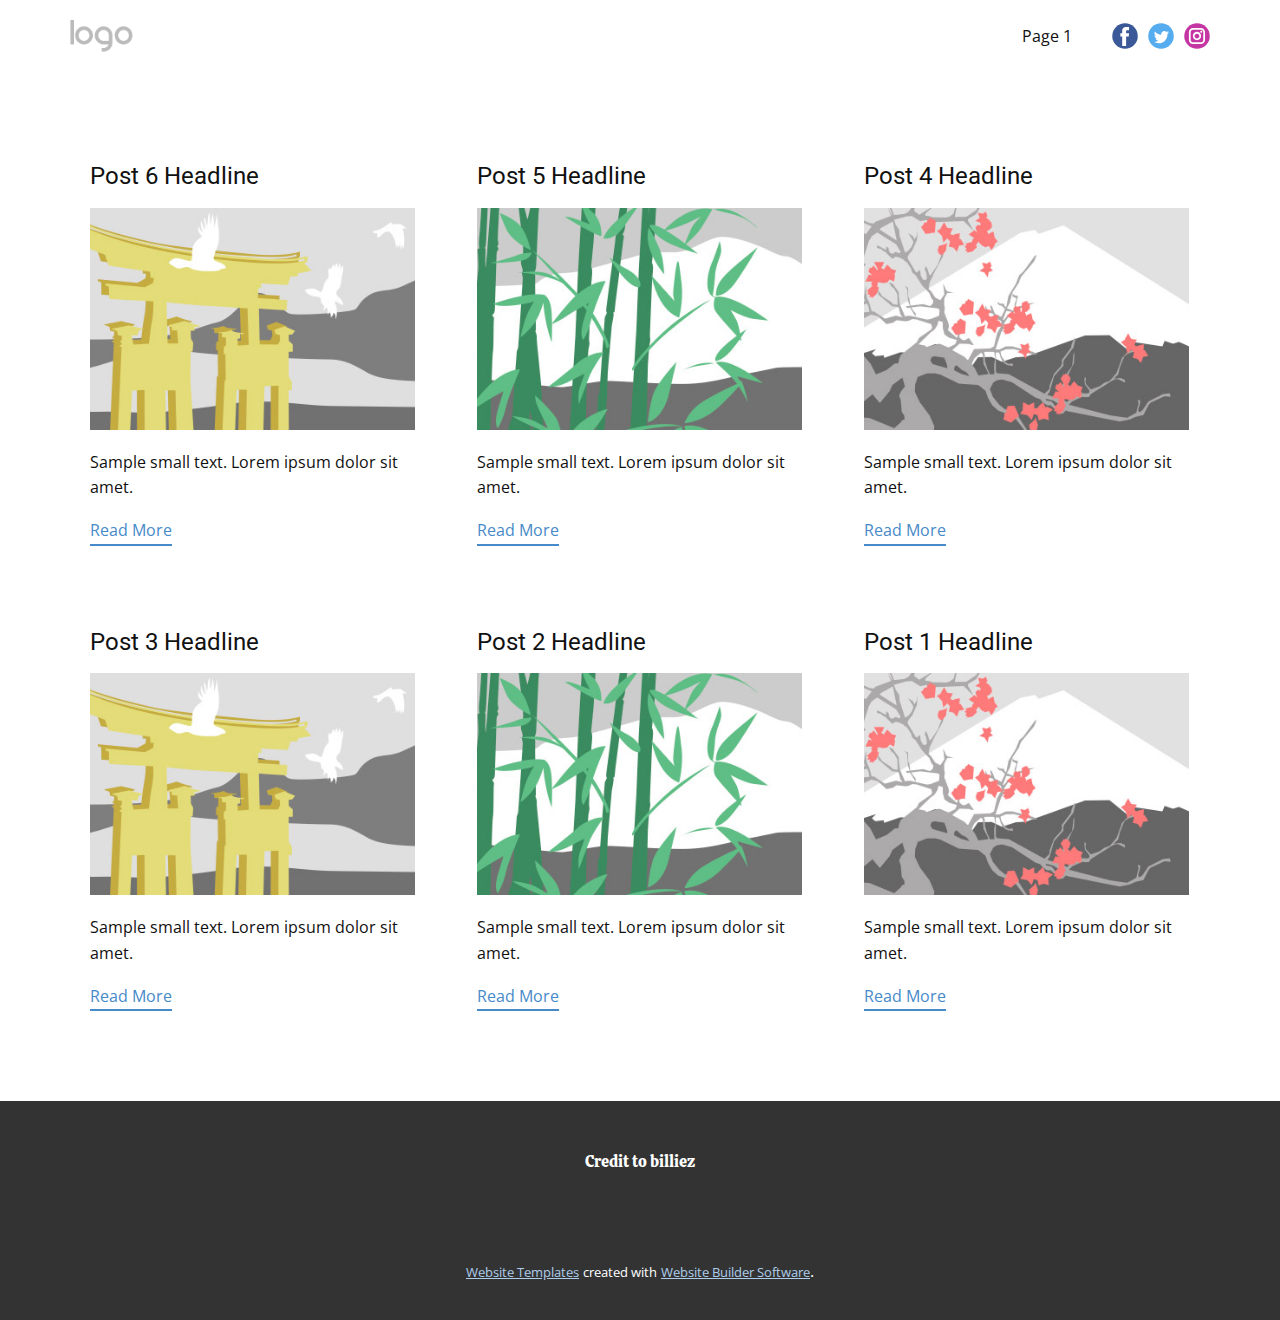
<file: blog/blog.html>
<!DOCTYPE html>
<html style="font-size: 16px;" lang="en"><head>
    <meta name="viewport" content="width=device-width, initial-scale=1.0">
    <meta charset="utf-8">
    <meta name="keywords" content="">
    <meta name="description" content="">
    <title>Blog Template</title>
    <link rel="stylesheet" href="../nicepage.css" media="screen">
<link rel="stylesheet" href="../Blog-Template.css" media="screen">
    <script class="u-script" type="text/javascript" src="../jquery.js" defer=""></script>
    <script class="u-script" type="text/javascript" src="../nicepage.js" defer=""></script>
    <meta name="generator" content="Nicepage 5.2.4, nicepage.com">
    <link id="u-theme-google-font" rel="stylesheet" href="https://fonts.googleapis.com/css?family=Roboto:100,100i,300,300i,400,400i,500,500i,700,700i,900,900i|Open+Sans:300,300i,400,400i,500,500i,600,600i,700,700i,800,800i">
    <link id="u-page-google-font" rel="stylesheet" href="https://fonts.googleapis.com/css?family=Calistoga:400">
    
    
    <script type="application/ld+json">{
		"@context": "http://schema.org",
		"@type": "Organization",
		"name": "",
		"logo": "images/default-logo.png",
		"sameAs": []
}</script>
    <meta name="theme-color" content="#478ac9">
  </head>
  <body class="u-body u-xl-mode" data-lang="en"><header class="u-align-center-sm u-align-center-xs u-clearfix u-header u-header" id="sec-a72f"><div class="u-clearfix u-sheet u-valign-middle u-sheet-1">
        <a href="https://nicepage.com" class="u-image u-logo u-image-1" data-image-width="80" data-image-height="40">
          <img src="../images/default-logo.png" class="u-logo-image u-logo-image-1">
        </a>
        <div class="u-social-icons u-spacing-10 u-social-icons-1">
          <a class="u-social-url" title="facebook" target="_blank" href=""><span class="u-icon u-social-facebook u-social-icon u-icon-1"><svg class="u-svg-link" preserveAspectRatio="xMidYMin slice" viewBox="0 0 112 112" style=""><use xmlns:xlink="http://www.w3.org/1999/xlink" xlink:href="#svg-1cdb"></use></svg><svg class="u-svg-content" viewBox="0 0 112 112" x="0" y="0" id="svg-1cdb"><circle fill="currentColor" cx="56.1" cy="56.1" r="55"></circle><path fill="#FFFFFF" d="M73.5,31.6h-9.1c-1.4,0-3.6,0.8-3.6,3.9v8.5h12.6L72,58.3H60.8v40.8H43.9V58.3h-8V43.9h8v-9.2
      c0-6.7,3.1-17,17-17h12.5v13.9H73.5z"></path></svg></span>
          </a>
          <a class="u-social-url" title="twitter" target="_blank" href=""><span class="u-icon u-social-icon u-social-twitter u-icon-2"><svg class="u-svg-link" preserveAspectRatio="xMidYMin slice" viewBox="0 0 112 112" style=""><use xmlns:xlink="http://www.w3.org/1999/xlink" xlink:href="#svg-25af"></use></svg><svg class="u-svg-content" viewBox="0 0 112 112" x="0" y="0" id="svg-25af"><circle fill="currentColor" class="st0" cx="56.1" cy="56.1" r="55"></circle><path fill="#FFFFFF" d="M83.8,47.3c0,0.6,0,1.2,0,1.7c0,17.7-13.5,38.2-38.2,38.2C38,87.2,31,85,25,81.2c1,0.1,2.1,0.2,3.2,0.2
      c6.3,0,12.1-2.1,16.7-5.7c-5.9-0.1-10.8-4-12.5-9.3c0.8,0.2,1.7,0.2,2.5,0.2c1.2,0,2.4-0.2,3.5-0.5c-6.1-1.2-10.8-6.7-10.8-13.1
      c0-0.1,0-0.1,0-0.2c1.8,1,3.9,1.6,6.1,1.7c-3.6-2.4-6-6.5-6-11.2c0-2.5,0.7-4.8,1.8-6.7c6.6,8.1,16.5,13.5,27.6,14
      c-0.2-1-0.3-2-0.3-3.1c0-7.4,6-13.4,13.4-13.4c3.9,0,7.3,1.6,9.8,4.2c3.1-0.6,5.9-1.7,8.5-3.3c-1,3.1-3.1,5.8-5.9,7.4
      c2.7-0.3,5.3-1,7.7-2.1C88.7,43,86.4,45.4,83.8,47.3z"></path></svg></span>
          </a>
          <a class="u-social-url" title="instagram" target="_blank" href=""><span class="u-icon u-social-icon u-social-instagram u-icon-3"><svg class="u-svg-link" preserveAspectRatio="xMidYMin slice" viewBox="0 0 112 112" style=""><use xmlns:xlink="http://www.w3.org/1999/xlink" xlink:href="#svg-7c15"></use></svg><svg class="u-svg-content" viewBox="0 0 112 112" x="0" y="0" id="svg-7c15"><circle fill="currentColor" cx="56.1" cy="56.1" r="55"></circle><path fill="#FFFFFF" d="M55.9,38.2c-9.9,0-17.9,8-17.9,17.9C38,66,46,74,55.9,74c9.9,0,17.9-8,17.9-17.9C73.8,46.2,65.8,38.2,55.9,38.2
      z M55.9,66.4c-5.7,0-10.3-4.6-10.3-10.3c-0.1-5.7,4.6-10.3,10.3-10.3c5.7,0,10.3,4.6,10.3,10.3C66.2,61.8,61.6,66.4,55.9,66.4z"></path><path fill="#FFFFFF" d="M74.3,33.5c-2.3,0-4.2,1.9-4.2,4.2s1.9,4.2,4.2,4.2s4.2-1.9,4.2-4.2S76.6,33.5,74.3,33.5z"></path><path fill="#FFFFFF" d="M73.1,21.3H38.6c-9.7,0-17.5,7.9-17.5,17.5v34.5c0,9.7,7.9,17.6,17.5,17.6h34.5c9.7,0,17.5-7.9,17.5-17.5V38.8
      C90.6,29.1,82.7,21.3,73.1,21.3z M83,73.3c0,5.5-4.5,9.9-9.9,9.9H38.6c-5.5,0-9.9-4.5-9.9-9.9V38.8c0-5.5,4.5-9.9,9.9-9.9h34.5
      c5.5,0,9.9,4.5,9.9,9.9V73.3z"></path></svg></span>
          </a>
        </div>
        <nav class="u-align-left u-menu u-menu-dropdown u-offcanvas u-menu-1">
          <div class="menu-collapse" style="font-size: 1rem;">
            <a class="u-button-style u-nav-link" href="#">
              <svg class="u-svg-link" preserveAspectRatio="xMidYMin slice" viewBox="0 0 302 302" style=""><use xmlns:xlink="http://www.w3.org/1999/xlink" xlink:href="#svg-8a8f"></use></svg>
              <svg xmlns="http://www.w3.org/2000/svg" xmlns:xlink="http://www.w3.org/1999/xlink" version="1.1" id="svg-8a8f" x="0px" y="0px" viewBox="0 0 302 302" style="enable-background:new 0 0 302 302;" xml:space="preserve" class="u-svg-content"><g><rect y="36" width="302" height="30"></rect><rect y="236" width="302" height="30"></rect><rect y="136" width="302" height="30"></rect>
</g><g></g><g></g><g></g><g></g><g></g><g></g><g></g><g></g><g></g><g></g><g></g><g></g><g></g><g></g><g></g></svg>
            </a>
          </div>
          <div class="u-custom-menu u-nav-container">
            <ul class="u-nav u-unstyled u-nav-1"><li class="u-nav-item"><a class="u-button-style u-nav-link" href="#">Page 1</a>
</li></ul>
          </div>
          <div class="u-custom-menu u-nav-container-collapse">
            <div class="u-align-center u-black u-container-style u-inner-container-layout u-opacity u-opacity-95 u-sidenav">
              <div class="u-sidenav-overflow">
                <div class="u-menu-close"></div>
                <ul class="u-align-center u-nav u-popupmenu-items u-unstyled u-nav-2"><li class="u-nav-item"><a class="u-button-style u-nav-link" href="#">Page 1</a>
</li></ul>
              </div>
            </div>
            <div class="u-black u-menu-overlay u-opacity u-opacity-70"></div>
          </div>
        </nav>
      </div></header>
    <section class="u-clearfix u-section-1" id="sec-07ef">
      <div class="u-clearfix u-sheet u-valign-middle u-sheet-1"><!--blog--><!--blog_options_json--><!--{"type":"Recent","source":"","tags":"","count":""}--><!--/blog_options_json-->
        <div class="u-blog u-expanded-width u-repeater u-repeater-1"><!--blog_post-->
          <div class="u-blog-post u-container-style u-repeater-item u-white u-repeater-item-1">
            <div class="u-container-layout u-similar-container u-valign-top u-container-layout-1"><!--blog_post_header-->
              <h4 class="u-blog-control u-text u-text-1">
                <a class="u-post-header-link" href="../blog/post-5.html">Post 6 Headline</a>
              </h4><!--/blog_post_header--><!--blog_post_image-->
              <a class="u-post-header-link" href="../blog/post-5.html"><img alt="" class="u-blog-control u-expanded-width u-image u-image-default u-image-1" src="../images/8ad73f3c.jpeg"></a><!--/blog_post_image--><!--blog_post_content-->
              <div class="u-blog-control u-post-content u-text u-text-2 fr-view">Sample small text. Lorem ipsum dolor sit amet.</div><!--/blog_post_content--><!--blog_post_readmore-->
              <a href="../blog/post-5.html" class="u-blog-control u-border-2 u-border-palette-1-base u-btn u-btn-rectangle u-button-style u-none u-btn-1"><!--blog_post_readmore_content--><!--options_json--><!--{"content":"","defaultValue":"Read More"}--><!--/options_json-->Read More<!--/blog_post_readmore_content--></a><!--/blog_post_readmore-->
            </div>
          </div><div class="u-blog-post u-container-style u-repeater-item u-video-cover u-white">
            <div class="u-container-layout u-similar-container u-valign-top u-container-layout-2"><!--blog_post_header-->
              <h4 class="u-blog-control u-text u-text-3">
                <a class="u-post-header-link" href="../blog/post-4.html">Post 5 Headline</a>
              </h4><!--/blog_post_header--><!--blog_post_image-->
              <a class="u-post-header-link" href="../blog/post-4.html"><img alt="" class="u-blog-control u-expanded-width u-image u-image-default u-image-2" src="../images/68f64b9d.jpeg"></a><!--/blog_post_image--><!--blog_post_content-->
              <div class="u-blog-control u-post-content u-text u-text-4 fr-view">Sample small text. Lorem ipsum dolor sit amet.</div><!--/blog_post_content--><!--blog_post_readmore-->
              <a href="../blog/post-4.html" class="u-blog-control u-border-2 u-border-palette-1-base u-btn u-btn-rectangle u-button-style u-none u-btn-2"><!--blog_post_readmore_content--><!--options_json--><!--{"content":"","defaultValue":"Read More"}--><!--/options_json-->Read More<!--/blog_post_readmore_content--></a><!--/blog_post_readmore-->
            </div>
          </div><div class="u-blog-post u-container-style u-repeater-item u-video-cover u-white">
            <div class="u-container-layout u-similar-container u-valign-top u-container-layout-3"><!--blog_post_header-->
              <h4 class="u-blog-control u-text u-text-5">
                <a class="u-post-header-link" href="../blog/post-3.html">Post 4 Headline</a>
              </h4><!--/blog_post_header--><!--blog_post_image-->
              <a class="u-post-header-link" href="../blog/post-3.html"><img alt="" class="u-blog-control u-expanded-width u-image u-image-default u-image-3" src="../images/0fd3416c.jpeg"></a><!--/blog_post_image--><!--blog_post_content-->
              <div class="u-blog-control u-post-content u-text u-text-6 fr-view">Sample small text. Lorem ipsum dolor sit amet.</div><!--/blog_post_content--><!--blog_post_readmore-->
              <a href="../blog/post-3.html" class="u-blog-control u-border-2 u-border-palette-1-base u-btn u-btn-rectangle u-button-style u-none u-btn-3"><!--blog_post_readmore_content--><!--options_json--><!--{"content":"","defaultValue":"Read More"}--><!--/options_json-->Read More<!--/blog_post_readmore_content--></a><!--/blog_post_readmore-->
            </div>
          </div><div class="u-blog-post u-container-style u-repeater-item u-white u-repeater-item-1">
            <div class="u-container-layout u-similar-container u-valign-top u-container-layout-1"><!--blog_post_header-->
              <h4 class="u-blog-control u-text u-text-1">
                <a class="u-post-header-link" href="../blog/post-2.html">Post 3 Headline</a>
              </h4><!--/blog_post_header--><!--blog_post_image-->
              <a class="u-post-header-link" href="../blog/post-2.html"><img alt="" class="u-blog-control u-expanded-width u-image u-image-default u-image-1" src="../images/8ad73f3c.jpeg"></a><!--/blog_post_image--><!--blog_post_content-->
              <div class="u-blog-control u-post-content u-text u-text-2 fr-view">Sample small text. Lorem ipsum dolor sit amet.</div><!--/blog_post_content--><!--blog_post_readmore-->
              <a href="../blog/post-2.html" class="u-blog-control u-border-2 u-border-palette-1-base u-btn u-btn-rectangle u-button-style u-none u-btn-1"><!--blog_post_readmore_content--><!--options_json--><!--{"content":"","defaultValue":"Read More"}--><!--/options_json-->Read More<!--/blog_post_readmore_content--></a><!--/blog_post_readmore-->
            </div>
          </div><div class="u-blog-post u-container-style u-repeater-item u-video-cover u-white">
            <div class="u-container-layout u-similar-container u-valign-top u-container-layout-2"><!--blog_post_header-->
              <h4 class="u-blog-control u-text u-text-3">
                <a class="u-post-header-link" href="../blog/post-1.html">Post 2 Headline</a>
              </h4><!--/blog_post_header--><!--blog_post_image-->
              <a class="u-post-header-link" href="../blog/post-1.html"><img alt="" class="u-blog-control u-expanded-width u-image u-image-default u-image-2" src="../images/68f64b9d.jpeg"></a><!--/blog_post_image--><!--blog_post_content-->
              <div class="u-blog-control u-post-content u-text u-text-4 fr-view">Sample small text. Lorem ipsum dolor sit amet.</div><!--/blog_post_content--><!--blog_post_readmore-->
              <a href="../blog/post-1.html" class="u-blog-control u-border-2 u-border-palette-1-base u-btn u-btn-rectangle u-button-style u-none u-btn-2"><!--blog_post_readmore_content--><!--options_json--><!--{"content":"","defaultValue":"Read More"}--><!--/options_json-->Read More<!--/blog_post_readmore_content--></a><!--/blog_post_readmore-->
            </div>
          </div><div class="u-blog-post u-container-style u-repeater-item u-video-cover u-white">
            <div class="u-container-layout u-similar-container u-valign-top u-container-layout-3"><!--blog_post_header-->
              <h4 class="u-blog-control u-text u-text-5">
                <a class="u-post-header-link" href="../blog/post.html">Post 1 Headline</a>
              </h4><!--/blog_post_header--><!--blog_post_image-->
              <a class="u-post-header-link" href="../blog/post.html"><img alt="" class="u-blog-control u-expanded-width u-image u-image-default u-image-3" src="../images/0fd3416c.jpeg"></a><!--/blog_post_image--><!--blog_post_content-->
              <div class="u-blog-control u-post-content u-text u-text-6 fr-view">Sample small text. Lorem ipsum dolor sit amet.</div><!--/blog_post_content--><!--blog_post_readmore-->
              <a href="../blog/post.html" class="u-blog-control u-border-2 u-border-palette-1-base u-btn u-btn-rectangle u-button-style u-none u-btn-3"><!--blog_post_readmore_content--><!--options_json--><!--{"content":"","defaultValue":"Read More"}--><!--/options_json-->Read More<!--/blog_post_readmore_content--></a><!--/blog_post_readmore-->
            </div>
          </div><!--/blog_post--><!--blog_post-->
          <!--/blog_post--><!--blog_post-->
          <!--/blog_post-->
        </div><!--/blog-->
      </div>
    </section>
    
    
    <footer class="u-align-center u-clearfix u-footer u-grey-80 u-footer" id="sec-1f1e"><div class="u-clearfix u-sheet u-valign-middle u-sheet-1">
        <p class="u-custom-font u-text u-text-default u-text-1">Credit to billiez</p>
      </div></footer>
    <section class="u-backlink u-clearfix u-grey-80">
      <a class="u-link" href="https://nicepage.com/website-templates" target="_blank">
        <span>Website Templates</span>
      </a>
      <p class="u-text">
        <span>created with</span>
      </p>
      <a class="u-link" href="" target="_blank">
        <span>Website Builder Software</span>
      </a>. 
    </section>
  
</body></html>
</file>
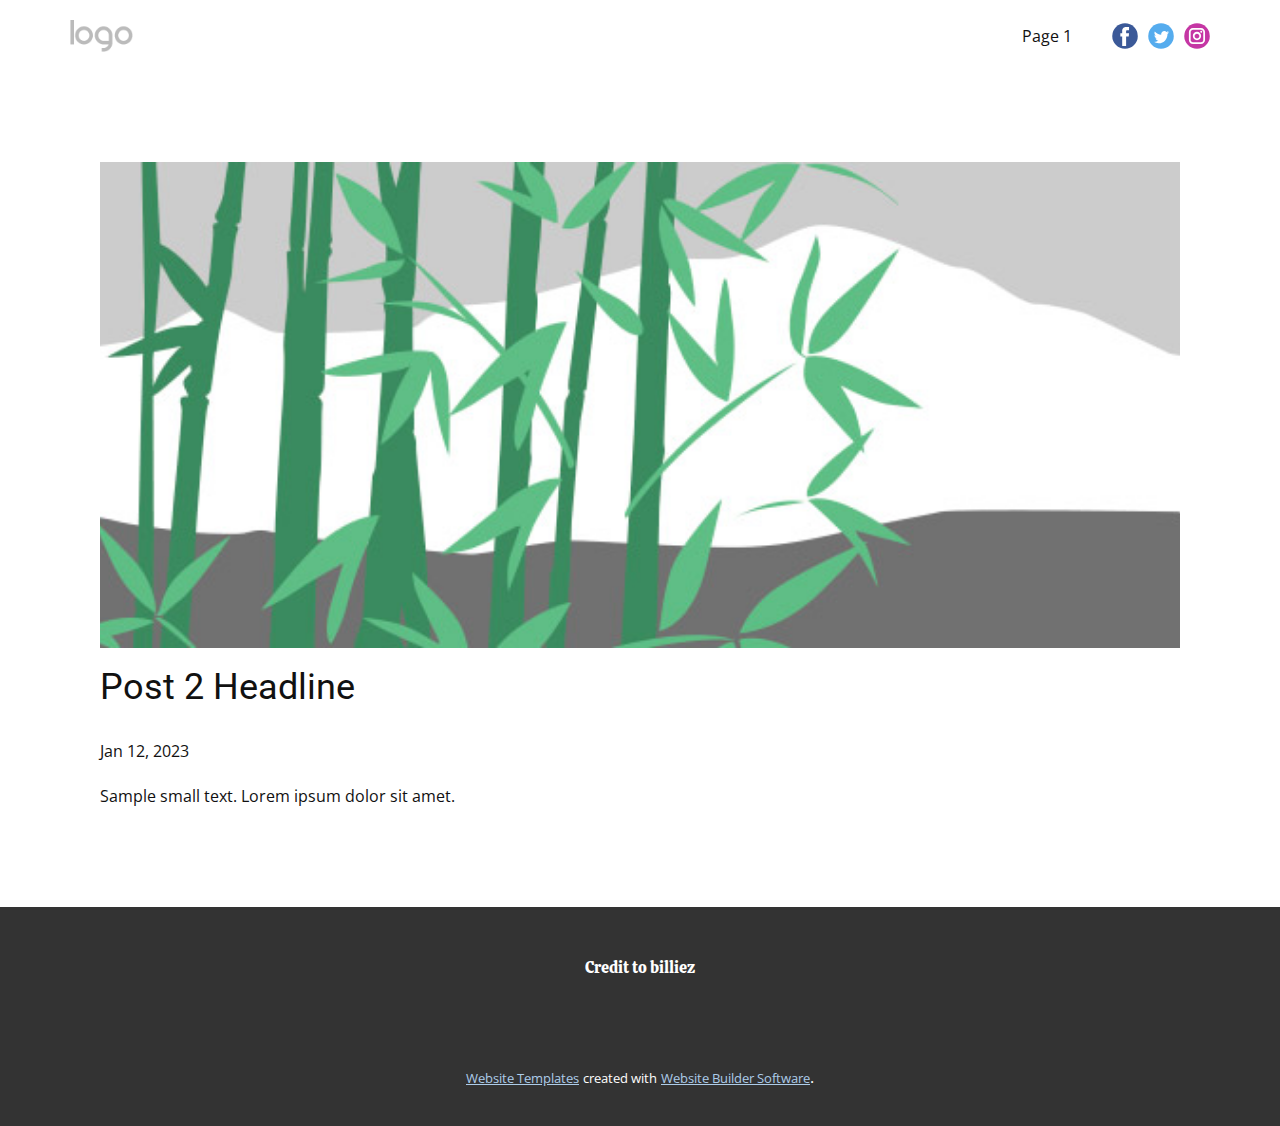
<file: blog/post-1.html>
<!DOCTYPE html>
<html style="font-size: 16px;" lang="en"><head>
    <meta name="viewport" content="width=device-width, initial-scale=1.0">
    <meta charset="utf-8">
    <meta name="keywords" content="Post 1 Headline">
    <meta name="description" content="">
    <title>Post 2 Headline</title>
    <link rel="stylesheet" href="../nicepage.css" media="screen">
<link rel="stylesheet" href="../Post-Template.css" media="screen">
    <script class="u-script" type="text/javascript" src="../jquery.js" defer=""></script>
    <script class="u-script" type="text/javascript" src="../nicepage.js" defer=""></script>
    <meta name="generator" content="Nicepage 5.2.4, nicepage.com">
    <link id="u-theme-google-font" rel="stylesheet" href="https://fonts.googleapis.com/css?family=Roboto:100,100i,300,300i,400,400i,500,500i,700,700i,900,900i|Open+Sans:300,300i,400,400i,500,500i,600,600i,700,700i,800,800i">
    <link id="u-page-google-font" rel="stylesheet" href="https://fonts.googleapis.com/css?family=Calistoga:400">
    
    
    <script type="application/ld+json">{
		"@context": "http://schema.org",
		"@type": "Organization",
		"name": "",
		"logo": "images/default-logo.png",
		"sameAs": []
}</script>
    <meta name="theme-color" content="#478ac9">
  </head>
  <body class="u-body u-xl-mode" data-lang="en"><header class="u-align-center-sm u-align-center-xs u-clearfix u-header u-header" id="sec-a72f"><div class="u-clearfix u-sheet u-valign-middle u-sheet-1">
        <a href="https://nicepage.com" class="u-image u-logo u-image-1" data-image-width="80" data-image-height="40">
          <img src="../images/default-logo.png" class="u-logo-image u-logo-image-1">
        </a>
        <div class="u-social-icons u-spacing-10 u-social-icons-1">
          <a class="u-social-url" title="facebook" target="_blank" href=""><span class="u-icon u-social-facebook u-social-icon u-icon-1"><svg class="u-svg-link" preserveAspectRatio="xMidYMin slice" viewBox="0 0 112 112" style=""><use xmlns:xlink="http://www.w3.org/1999/xlink" xlink:href="#svg-1cdb"></use></svg><svg class="u-svg-content" viewBox="0 0 112 112" x="0" y="0" id="svg-1cdb"><circle fill="currentColor" cx="56.1" cy="56.1" r="55"></circle><path fill="#FFFFFF" d="M73.5,31.6h-9.1c-1.4,0-3.6,0.8-3.6,3.9v8.5h12.6L72,58.3H60.8v40.8H43.9V58.3h-8V43.9h8v-9.2
      c0-6.7,3.1-17,17-17h12.5v13.9H73.5z"></path></svg></span>
          </a>
          <a class="u-social-url" title="twitter" target="_blank" href=""><span class="u-icon u-social-icon u-social-twitter u-icon-2"><svg class="u-svg-link" preserveAspectRatio="xMidYMin slice" viewBox="0 0 112 112" style=""><use xmlns:xlink="http://www.w3.org/1999/xlink" xlink:href="#svg-25af"></use></svg><svg class="u-svg-content" viewBox="0 0 112 112" x="0" y="0" id="svg-25af"><circle fill="currentColor" class="st0" cx="56.1" cy="56.1" r="55"></circle><path fill="#FFFFFF" d="M83.8,47.3c0,0.6,0,1.2,0,1.7c0,17.7-13.5,38.2-38.2,38.2C38,87.2,31,85,25,81.2c1,0.1,2.1,0.2,3.2,0.2
      c6.3,0,12.1-2.1,16.7-5.7c-5.9-0.1-10.8-4-12.5-9.3c0.8,0.2,1.7,0.2,2.5,0.2c1.2,0,2.4-0.2,3.5-0.5c-6.1-1.2-10.8-6.7-10.8-13.1
      c0-0.1,0-0.1,0-0.2c1.8,1,3.9,1.6,6.1,1.7c-3.6-2.4-6-6.5-6-11.2c0-2.5,0.7-4.8,1.8-6.7c6.6,8.1,16.5,13.5,27.6,14
      c-0.2-1-0.3-2-0.3-3.1c0-7.4,6-13.4,13.4-13.4c3.9,0,7.3,1.6,9.8,4.2c3.1-0.6,5.9-1.7,8.5-3.3c-1,3.1-3.1,5.8-5.9,7.4
      c2.7-0.3,5.3-1,7.7-2.1C88.7,43,86.4,45.4,83.8,47.3z"></path></svg></span>
          </a>
          <a class="u-social-url" title="instagram" target="_blank" href=""><span class="u-icon u-social-icon u-social-instagram u-icon-3"><svg class="u-svg-link" preserveAspectRatio="xMidYMin slice" viewBox="0 0 112 112" style=""><use xmlns:xlink="http://www.w3.org/1999/xlink" xlink:href="#svg-7c15"></use></svg><svg class="u-svg-content" viewBox="0 0 112 112" x="0" y="0" id="svg-7c15"><circle fill="currentColor" cx="56.1" cy="56.1" r="55"></circle><path fill="#FFFFFF" d="M55.9,38.2c-9.9,0-17.9,8-17.9,17.9C38,66,46,74,55.9,74c9.9,0,17.9-8,17.9-17.9C73.8,46.2,65.8,38.2,55.9,38.2
      z M55.9,66.4c-5.7,0-10.3-4.6-10.3-10.3c-0.1-5.7,4.6-10.3,10.3-10.3c5.7,0,10.3,4.6,10.3,10.3C66.2,61.8,61.6,66.4,55.9,66.4z"></path><path fill="#FFFFFF" d="M74.3,33.5c-2.3,0-4.2,1.9-4.2,4.2s1.9,4.2,4.2,4.2s4.2-1.9,4.2-4.2S76.6,33.5,74.3,33.5z"></path><path fill="#FFFFFF" d="M73.1,21.3H38.6c-9.7,0-17.5,7.9-17.5,17.5v34.5c0,9.7,7.9,17.6,17.5,17.6h34.5c9.7,0,17.5-7.9,17.5-17.5V38.8
      C90.6,29.1,82.7,21.3,73.1,21.3z M83,73.3c0,5.5-4.5,9.9-9.9,9.9H38.6c-5.5,0-9.9-4.5-9.9-9.9V38.8c0-5.5,4.5-9.9,9.9-9.9h34.5
      c5.5,0,9.9,4.5,9.9,9.9V73.3z"></path></svg></span>
          </a>
        </div>
        <nav class="u-align-left u-menu u-menu-dropdown u-offcanvas u-menu-1">
          <div class="menu-collapse" style="font-size: 1rem;">
            <a class="u-button-style u-nav-link" href="#">
              <svg class="u-svg-link" preserveAspectRatio="xMidYMin slice" viewBox="0 0 302 302" style=""><use xmlns:xlink="http://www.w3.org/1999/xlink" xlink:href="#svg-8a8f"></use></svg>
              <svg xmlns="http://www.w3.org/2000/svg" xmlns:xlink="http://www.w3.org/1999/xlink" version="1.1" id="svg-8a8f" x="0px" y="0px" viewBox="0 0 302 302" style="enable-background:new 0 0 302 302;" xml:space="preserve" class="u-svg-content"><g><rect y="36" width="302" height="30"></rect><rect y="236" width="302" height="30"></rect><rect y="136" width="302" height="30"></rect>
</g><g></g><g></g><g></g><g></g><g></g><g></g><g></g><g></g><g></g><g></g><g></g><g></g><g></g><g></g><g></g></svg>
            </a>
          </div>
          <div class="u-custom-menu u-nav-container">
            <ul class="u-nav u-unstyled u-nav-1"><li class="u-nav-item"><a class="u-button-style u-nav-link" href="#">Page 1</a>
</li></ul>
          </div>
          <div class="u-custom-menu u-nav-container-collapse">
            <div class="u-align-center u-black u-container-style u-inner-container-layout u-opacity u-opacity-95 u-sidenav">
              <div class="u-sidenav-overflow">
                <div class="u-menu-close"></div>
                <ul class="u-align-center u-nav u-popupmenu-items u-unstyled u-nav-2"><li class="u-nav-item"><a class="u-button-style u-nav-link" href="#">Page 1</a>
</li></ul>
              </div>
            </div>
            <div class="u-black u-menu-overlay u-opacity u-opacity-70"></div>
          </div>
        </nav>
      </div></header>
    <section class="u-align-center u-clearfix u-section-1" id="sec-07c2">
      <div class="u-clearfix u-sheet u-valign-middle-md u-valign-middle-sm u-valign-middle-xs u-sheet-1"><!--post_details--><!--post_details_options_json--><!--{"source":""}--><!--/post_details_options_json--><!--blog_post-->
        <div class="u-container-style u-expanded-width u-post-details u-post-details-1">
          <div class="u-container-layout u-valign-middle u-container-layout-1"><!--blog_post_image-->
            <img alt="" class="u-blog-control u-expanded-width u-image u-image-default u-image-1" src="../images/68f64b9d.jpeg"><!--/blog_post_image--><!--blog_post_header-->
            <h2 class="u-blog-control u-text u-text-1">Post 2 Headline</h2><!--/blog_post_header--><!--blog_post_metadata-->
            <div class="u-blog-control u-metadata u-metadata-1"><!--blog_post_metadata_date-->
              <span class="u-meta-date u-meta-icon">Jan 12, 2023</span><!--/blog_post_metadata_date--><!--blog_post_metadata_category-->
              <!--/blog_post_metadata_category--><!--blog_post_metadata_comments-->
              <!--/blog_post_metadata_comments-->
            </div><!--/blog_post_metadata--><!--blog_post_content-->
            <div class="u-align-justify u-blog-control u-post-content u-text u-text-2 fr-view">
  Sample small text. Lorem ipsum dolor sit amet.
  </div><!--/blog_post_content-->
          </div>
        </div><!--/blog_post--><!--/post_details-->
      </div>
    </section>
    
    
    <footer class="u-align-center u-clearfix u-footer u-grey-80 u-footer" id="sec-1f1e"><div class="u-clearfix u-sheet u-valign-middle u-sheet-1">
        <p class="u-custom-font u-text u-text-default u-text-1">Credit to billiez</p>
      </div></footer>
    <section class="u-backlink u-clearfix u-grey-80">
      <a class="u-link" href="https://nicepage.com/website-templates" target="_blank">
        <span>Website Templates</span>
      </a>
      <p class="u-text">
        <span>created with</span>
      </p>
      <a class="u-link" href="" target="_blank">
        <span>Website Builder Software</span>
      </a>. 
    </section>
  
</body></html>
</file>
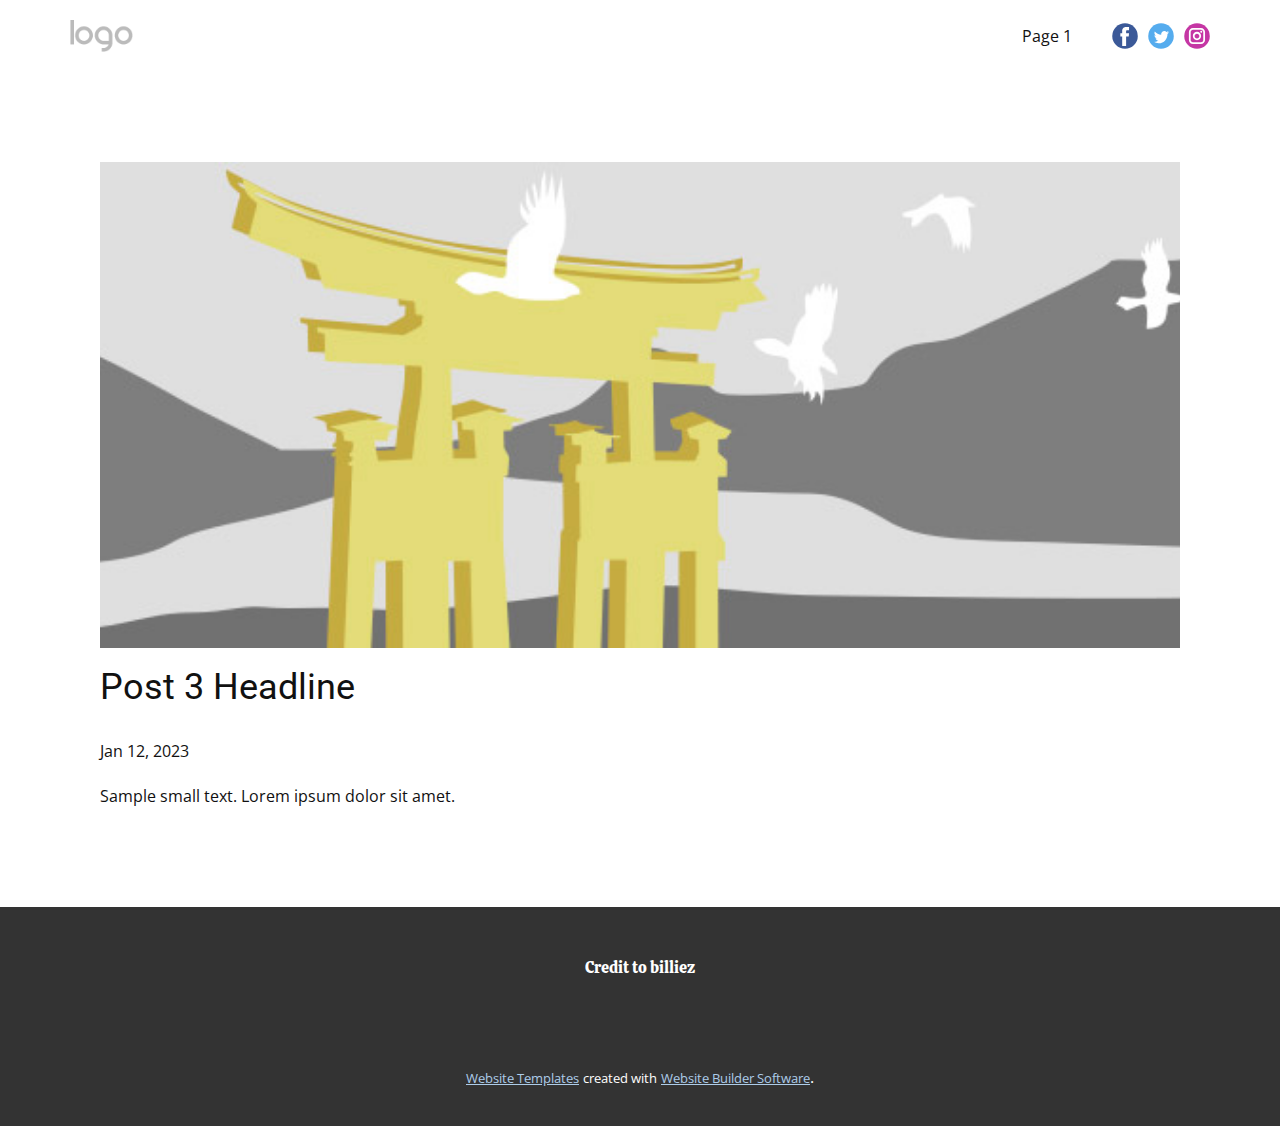
<file: blog/post-2.html>
<!DOCTYPE html>
<html style="font-size: 16px;" lang="en"><head>
    <meta name="viewport" content="width=device-width, initial-scale=1.0">
    <meta charset="utf-8">
    <meta name="keywords" content="Post 1 Headline">
    <meta name="description" content="">
    <title>Post 3 Headline</title>
    <link rel="stylesheet" href="../nicepage.css" media="screen">
<link rel="stylesheet" href="../Post-Template.css" media="screen">
    <script class="u-script" type="text/javascript" src="../jquery.js" defer=""></script>
    <script class="u-script" type="text/javascript" src="../nicepage.js" defer=""></script>
    <meta name="generator" content="Nicepage 5.2.4, nicepage.com">
    <link id="u-theme-google-font" rel="stylesheet" href="https://fonts.googleapis.com/css?family=Roboto:100,100i,300,300i,400,400i,500,500i,700,700i,900,900i|Open+Sans:300,300i,400,400i,500,500i,600,600i,700,700i,800,800i">
    <link id="u-page-google-font" rel="stylesheet" href="https://fonts.googleapis.com/css?family=Calistoga:400">
    
    
    <script type="application/ld+json">{
		"@context": "http://schema.org",
		"@type": "Organization",
		"name": "",
		"logo": "images/default-logo.png",
		"sameAs": []
}</script>
    <meta name="theme-color" content="#478ac9">
  </head>
  <body class="u-body u-xl-mode" data-lang="en"><header class="u-align-center-sm u-align-center-xs u-clearfix u-header u-header" id="sec-a72f"><div class="u-clearfix u-sheet u-valign-middle u-sheet-1">
        <a href="https://nicepage.com" class="u-image u-logo u-image-1" data-image-width="80" data-image-height="40">
          <img src="../images/default-logo.png" class="u-logo-image u-logo-image-1">
        </a>
        <div class="u-social-icons u-spacing-10 u-social-icons-1">
          <a class="u-social-url" title="facebook" target="_blank" href=""><span class="u-icon u-social-facebook u-social-icon u-icon-1"><svg class="u-svg-link" preserveAspectRatio="xMidYMin slice" viewBox="0 0 112 112" style=""><use xmlns:xlink="http://www.w3.org/1999/xlink" xlink:href="#svg-1cdb"></use></svg><svg class="u-svg-content" viewBox="0 0 112 112" x="0" y="0" id="svg-1cdb"><circle fill="currentColor" cx="56.1" cy="56.1" r="55"></circle><path fill="#FFFFFF" d="M73.5,31.6h-9.1c-1.4,0-3.6,0.8-3.6,3.9v8.5h12.6L72,58.3H60.8v40.8H43.9V58.3h-8V43.9h8v-9.2
      c0-6.7,3.1-17,17-17h12.5v13.9H73.5z"></path></svg></span>
          </a>
          <a class="u-social-url" title="twitter" target="_blank" href=""><span class="u-icon u-social-icon u-social-twitter u-icon-2"><svg class="u-svg-link" preserveAspectRatio="xMidYMin slice" viewBox="0 0 112 112" style=""><use xmlns:xlink="http://www.w3.org/1999/xlink" xlink:href="#svg-25af"></use></svg><svg class="u-svg-content" viewBox="0 0 112 112" x="0" y="0" id="svg-25af"><circle fill="currentColor" class="st0" cx="56.1" cy="56.1" r="55"></circle><path fill="#FFFFFF" d="M83.8,47.3c0,0.6,0,1.2,0,1.7c0,17.7-13.5,38.2-38.2,38.2C38,87.2,31,85,25,81.2c1,0.1,2.1,0.2,3.2,0.2
      c6.3,0,12.1-2.1,16.7-5.7c-5.9-0.1-10.8-4-12.5-9.3c0.8,0.2,1.7,0.2,2.5,0.2c1.2,0,2.4-0.2,3.5-0.5c-6.1-1.2-10.8-6.7-10.8-13.1
      c0-0.1,0-0.1,0-0.2c1.8,1,3.9,1.6,6.1,1.7c-3.6-2.4-6-6.5-6-11.2c0-2.5,0.7-4.8,1.8-6.7c6.6,8.1,16.5,13.5,27.6,14
      c-0.2-1-0.3-2-0.3-3.1c0-7.4,6-13.4,13.4-13.4c3.9,0,7.3,1.6,9.8,4.2c3.1-0.6,5.9-1.7,8.5-3.3c-1,3.1-3.1,5.8-5.9,7.4
      c2.7-0.3,5.3-1,7.7-2.1C88.7,43,86.4,45.4,83.8,47.3z"></path></svg></span>
          </a>
          <a class="u-social-url" title="instagram" target="_blank" href=""><span class="u-icon u-social-icon u-social-instagram u-icon-3"><svg class="u-svg-link" preserveAspectRatio="xMidYMin slice" viewBox="0 0 112 112" style=""><use xmlns:xlink="http://www.w3.org/1999/xlink" xlink:href="#svg-7c15"></use></svg><svg class="u-svg-content" viewBox="0 0 112 112" x="0" y="0" id="svg-7c15"><circle fill="currentColor" cx="56.1" cy="56.1" r="55"></circle><path fill="#FFFFFF" d="M55.9,38.2c-9.9,0-17.9,8-17.9,17.9C38,66,46,74,55.9,74c9.9,0,17.9-8,17.9-17.9C73.8,46.2,65.8,38.2,55.9,38.2
      z M55.9,66.4c-5.7,0-10.3-4.6-10.3-10.3c-0.1-5.7,4.6-10.3,10.3-10.3c5.7,0,10.3,4.6,10.3,10.3C66.2,61.8,61.6,66.4,55.9,66.4z"></path><path fill="#FFFFFF" d="M74.3,33.5c-2.3,0-4.2,1.9-4.2,4.2s1.9,4.2,4.2,4.2s4.2-1.9,4.2-4.2S76.6,33.5,74.3,33.5z"></path><path fill="#FFFFFF" d="M73.1,21.3H38.6c-9.7,0-17.5,7.9-17.5,17.5v34.5c0,9.7,7.9,17.6,17.5,17.6h34.5c9.7,0,17.5-7.9,17.5-17.5V38.8
      C90.6,29.1,82.7,21.3,73.1,21.3z M83,73.3c0,5.5-4.5,9.9-9.9,9.9H38.6c-5.5,0-9.9-4.5-9.9-9.9V38.8c0-5.5,4.5-9.9,9.9-9.9h34.5
      c5.5,0,9.9,4.5,9.9,9.9V73.3z"></path></svg></span>
          </a>
        </div>
        <nav class="u-align-left u-menu u-menu-dropdown u-offcanvas u-menu-1">
          <div class="menu-collapse" style="font-size: 1rem;">
            <a class="u-button-style u-nav-link" href="#">
              <svg class="u-svg-link" preserveAspectRatio="xMidYMin slice" viewBox="0 0 302 302" style=""><use xmlns:xlink="http://www.w3.org/1999/xlink" xlink:href="#svg-8a8f"></use></svg>
              <svg xmlns="http://www.w3.org/2000/svg" xmlns:xlink="http://www.w3.org/1999/xlink" version="1.1" id="svg-8a8f" x="0px" y="0px" viewBox="0 0 302 302" style="enable-background:new 0 0 302 302;" xml:space="preserve" class="u-svg-content"><g><rect y="36" width="302" height="30"></rect><rect y="236" width="302" height="30"></rect><rect y="136" width="302" height="30"></rect>
</g><g></g><g></g><g></g><g></g><g></g><g></g><g></g><g></g><g></g><g></g><g></g><g></g><g></g><g></g><g></g></svg>
            </a>
          </div>
          <div class="u-custom-menu u-nav-container">
            <ul class="u-nav u-unstyled u-nav-1"><li class="u-nav-item"><a class="u-button-style u-nav-link" href="#">Page 1</a>
</li></ul>
          </div>
          <div class="u-custom-menu u-nav-container-collapse">
            <div class="u-align-center u-black u-container-style u-inner-container-layout u-opacity u-opacity-95 u-sidenav">
              <div class="u-sidenav-overflow">
                <div class="u-menu-close"></div>
                <ul class="u-align-center u-nav u-popupmenu-items u-unstyled u-nav-2"><li class="u-nav-item"><a class="u-button-style u-nav-link" href="#">Page 1</a>
</li></ul>
              </div>
            </div>
            <div class="u-black u-menu-overlay u-opacity u-opacity-70"></div>
          </div>
        </nav>
      </div></header>
    <section class="u-align-center u-clearfix u-section-1" id="sec-07c2">
      <div class="u-clearfix u-sheet u-valign-middle-md u-valign-middle-sm u-valign-middle-xs u-sheet-1"><!--post_details--><!--post_details_options_json--><!--{"source":""}--><!--/post_details_options_json--><!--blog_post-->
        <div class="u-container-style u-expanded-width u-post-details u-post-details-1">
          <div class="u-container-layout u-valign-middle u-container-layout-1"><!--blog_post_image-->
            <img alt="" class="u-blog-control u-expanded-width u-image u-image-default u-image-1" src="../images/8ad73f3c.jpeg"><!--/blog_post_image--><!--blog_post_header-->
            <h2 class="u-blog-control u-text u-text-1">Post 3 Headline</h2><!--/blog_post_header--><!--blog_post_metadata-->
            <div class="u-blog-control u-metadata u-metadata-1"><!--blog_post_metadata_date-->
              <span class="u-meta-date u-meta-icon">Jan 12, 2023</span><!--/blog_post_metadata_date--><!--blog_post_metadata_category-->
              <!--/blog_post_metadata_category--><!--blog_post_metadata_comments-->
              <!--/blog_post_metadata_comments-->
            </div><!--/blog_post_metadata--><!--blog_post_content-->
            <div class="u-align-justify u-blog-control u-post-content u-text u-text-2 fr-view">
  Sample small text. Lorem ipsum dolor sit amet.
  </div><!--/blog_post_content-->
          </div>
        </div><!--/blog_post--><!--/post_details-->
      </div>
    </section>
    
    
    <footer class="u-align-center u-clearfix u-footer u-grey-80 u-footer" id="sec-1f1e"><div class="u-clearfix u-sheet u-valign-middle u-sheet-1">
        <p class="u-custom-font u-text u-text-default u-text-1">Credit to billiez</p>
      </div></footer>
    <section class="u-backlink u-clearfix u-grey-80">
      <a class="u-link" href="https://nicepage.com/website-templates" target="_blank">
        <span>Website Templates</span>
      </a>
      <p class="u-text">
        <span>created with</span>
      </p>
      <a class="u-link" href="" target="_blank">
        <span>Website Builder Software</span>
      </a>. 
    </section>
  
</body></html>
</file>
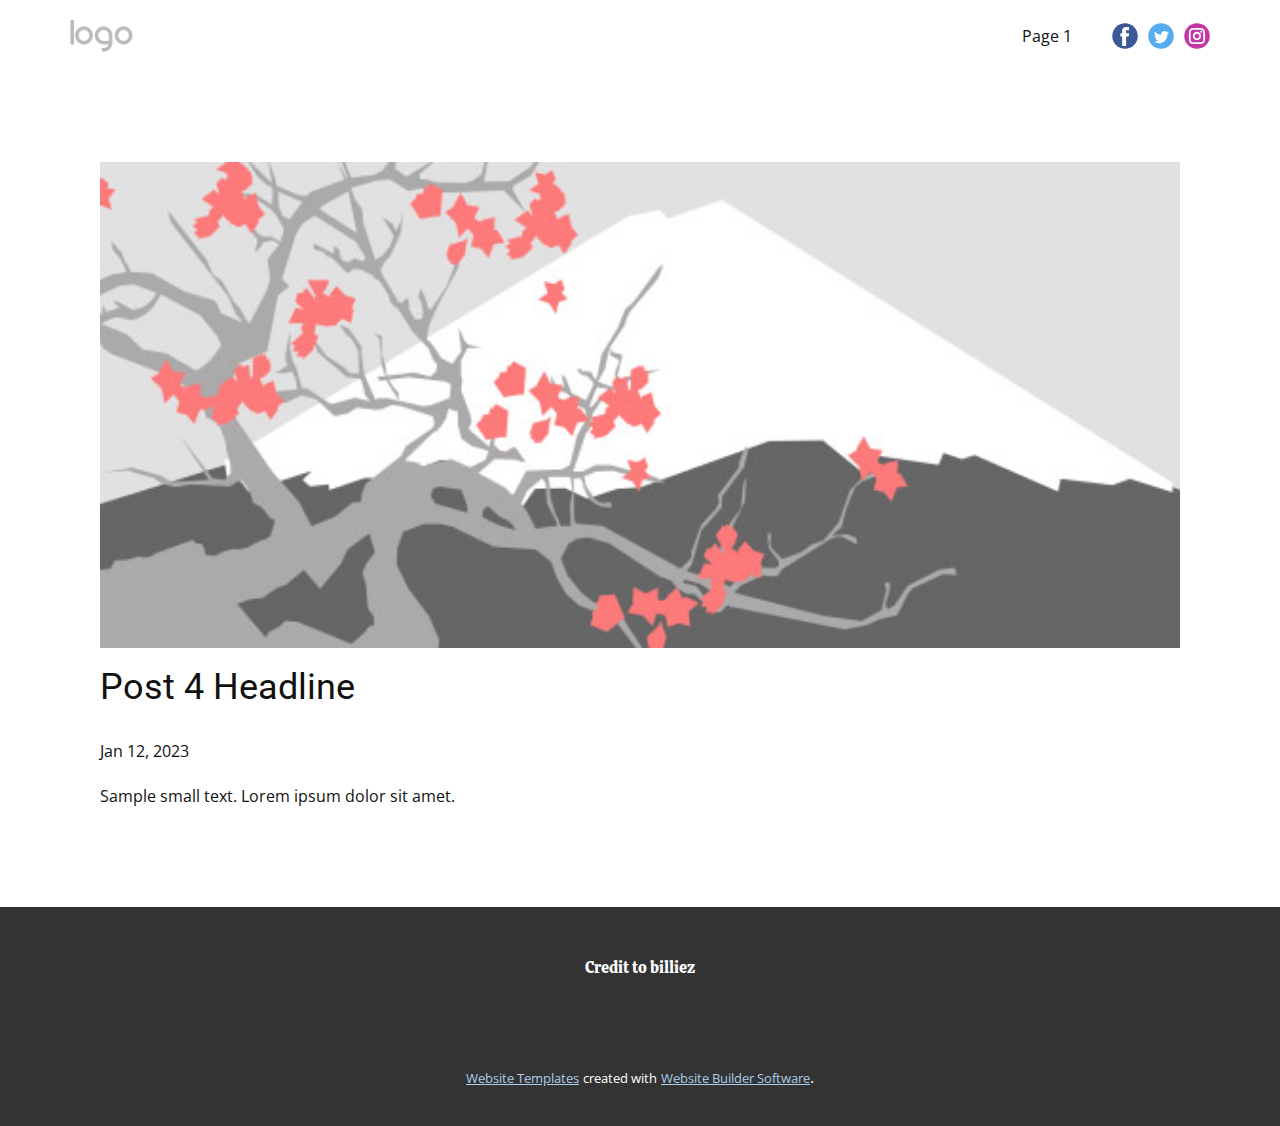
<file: blog/post-3.html>
<!DOCTYPE html>
<html style="font-size: 16px;" lang="en"><head>
    <meta name="viewport" content="width=device-width, initial-scale=1.0">
    <meta charset="utf-8">
    <meta name="keywords" content="Post 1 Headline">
    <meta name="description" content="">
    <title>Post 4 Headline</title>
    <link rel="stylesheet" href="../nicepage.css" media="screen">
<link rel="stylesheet" href="../Post-Template.css" media="screen">
    <script class="u-script" type="text/javascript" src="../jquery.js" defer=""></script>
    <script class="u-script" type="text/javascript" src="../nicepage.js" defer=""></script>
    <meta name="generator" content="Nicepage 5.2.4, nicepage.com">
    <link id="u-theme-google-font" rel="stylesheet" href="https://fonts.googleapis.com/css?family=Roboto:100,100i,300,300i,400,400i,500,500i,700,700i,900,900i|Open+Sans:300,300i,400,400i,500,500i,600,600i,700,700i,800,800i">
    <link id="u-page-google-font" rel="stylesheet" href="https://fonts.googleapis.com/css?family=Calistoga:400">
    
    
    <script type="application/ld+json">{
		"@context": "http://schema.org",
		"@type": "Organization",
		"name": "",
		"logo": "images/default-logo.png",
		"sameAs": []
}</script>
    <meta name="theme-color" content="#478ac9">
  </head>
  <body class="u-body u-xl-mode" data-lang="en"><header class="u-align-center-sm u-align-center-xs u-clearfix u-header u-header" id="sec-a72f"><div class="u-clearfix u-sheet u-valign-middle u-sheet-1">
        <a href="https://nicepage.com" class="u-image u-logo u-image-1" data-image-width="80" data-image-height="40">
          <img src="../images/default-logo.png" class="u-logo-image u-logo-image-1">
        </a>
        <div class="u-social-icons u-spacing-10 u-social-icons-1">
          <a class="u-social-url" title="facebook" target="_blank" href=""><span class="u-icon u-social-facebook u-social-icon u-icon-1"><svg class="u-svg-link" preserveAspectRatio="xMidYMin slice" viewBox="0 0 112 112" style=""><use xmlns:xlink="http://www.w3.org/1999/xlink" xlink:href="#svg-1cdb"></use></svg><svg class="u-svg-content" viewBox="0 0 112 112" x="0" y="0" id="svg-1cdb"><circle fill="currentColor" cx="56.1" cy="56.1" r="55"></circle><path fill="#FFFFFF" d="M73.5,31.6h-9.1c-1.4,0-3.6,0.8-3.6,3.9v8.5h12.6L72,58.3H60.8v40.8H43.9V58.3h-8V43.9h8v-9.2
      c0-6.7,3.1-17,17-17h12.5v13.9H73.5z"></path></svg></span>
          </a>
          <a class="u-social-url" title="twitter" target="_blank" href=""><span class="u-icon u-social-icon u-social-twitter u-icon-2"><svg class="u-svg-link" preserveAspectRatio="xMidYMin slice" viewBox="0 0 112 112" style=""><use xmlns:xlink="http://www.w3.org/1999/xlink" xlink:href="#svg-25af"></use></svg><svg class="u-svg-content" viewBox="0 0 112 112" x="0" y="0" id="svg-25af"><circle fill="currentColor" class="st0" cx="56.1" cy="56.1" r="55"></circle><path fill="#FFFFFF" d="M83.8,47.3c0,0.6,0,1.2,0,1.7c0,17.7-13.5,38.2-38.2,38.2C38,87.2,31,85,25,81.2c1,0.1,2.1,0.2,3.2,0.2
      c6.3,0,12.1-2.1,16.7-5.7c-5.9-0.1-10.8-4-12.5-9.3c0.8,0.2,1.7,0.2,2.5,0.2c1.2,0,2.4-0.2,3.5-0.5c-6.1-1.2-10.8-6.7-10.8-13.1
      c0-0.1,0-0.1,0-0.2c1.8,1,3.9,1.6,6.1,1.7c-3.6-2.4-6-6.5-6-11.2c0-2.5,0.7-4.8,1.8-6.7c6.6,8.1,16.5,13.5,27.6,14
      c-0.2-1-0.3-2-0.3-3.1c0-7.4,6-13.4,13.4-13.4c3.9,0,7.3,1.6,9.8,4.2c3.1-0.6,5.9-1.7,8.5-3.3c-1,3.1-3.1,5.8-5.9,7.4
      c2.7-0.3,5.3-1,7.7-2.1C88.7,43,86.4,45.4,83.8,47.3z"></path></svg></span>
          </a>
          <a class="u-social-url" title="instagram" target="_blank" href=""><span class="u-icon u-social-icon u-social-instagram u-icon-3"><svg class="u-svg-link" preserveAspectRatio="xMidYMin slice" viewBox="0 0 112 112" style=""><use xmlns:xlink="http://www.w3.org/1999/xlink" xlink:href="#svg-7c15"></use></svg><svg class="u-svg-content" viewBox="0 0 112 112" x="0" y="0" id="svg-7c15"><circle fill="currentColor" cx="56.1" cy="56.1" r="55"></circle><path fill="#FFFFFF" d="M55.9,38.2c-9.9,0-17.9,8-17.9,17.9C38,66,46,74,55.9,74c9.9,0,17.9-8,17.9-17.9C73.8,46.2,65.8,38.2,55.9,38.2
      z M55.9,66.4c-5.7,0-10.3-4.6-10.3-10.3c-0.1-5.7,4.6-10.3,10.3-10.3c5.7,0,10.3,4.6,10.3,10.3C66.2,61.8,61.6,66.4,55.9,66.4z"></path><path fill="#FFFFFF" d="M74.3,33.5c-2.3,0-4.2,1.9-4.2,4.2s1.9,4.2,4.2,4.2s4.2-1.9,4.2-4.2S76.6,33.5,74.3,33.5z"></path><path fill="#FFFFFF" d="M73.1,21.3H38.6c-9.7,0-17.5,7.9-17.5,17.5v34.5c0,9.7,7.9,17.6,17.5,17.6h34.5c9.7,0,17.5-7.9,17.5-17.5V38.8
      C90.6,29.1,82.7,21.3,73.1,21.3z M83,73.3c0,5.5-4.5,9.9-9.9,9.9H38.6c-5.5,0-9.9-4.5-9.9-9.9V38.8c0-5.5,4.5-9.9,9.9-9.9h34.5
      c5.5,0,9.9,4.5,9.9,9.9V73.3z"></path></svg></span>
          </a>
        </div>
        <nav class="u-align-left u-menu u-menu-dropdown u-offcanvas u-menu-1">
          <div class="menu-collapse" style="font-size: 1rem;">
            <a class="u-button-style u-nav-link" href="#">
              <svg class="u-svg-link" preserveAspectRatio="xMidYMin slice" viewBox="0 0 302 302" style=""><use xmlns:xlink="http://www.w3.org/1999/xlink" xlink:href="#svg-8a8f"></use></svg>
              <svg xmlns="http://www.w3.org/2000/svg" xmlns:xlink="http://www.w3.org/1999/xlink" version="1.1" id="svg-8a8f" x="0px" y="0px" viewBox="0 0 302 302" style="enable-background:new 0 0 302 302;" xml:space="preserve" class="u-svg-content"><g><rect y="36" width="302" height="30"></rect><rect y="236" width="302" height="30"></rect><rect y="136" width="302" height="30"></rect>
</g><g></g><g></g><g></g><g></g><g></g><g></g><g></g><g></g><g></g><g></g><g></g><g></g><g></g><g></g><g></g></svg>
            </a>
          </div>
          <div class="u-custom-menu u-nav-container">
            <ul class="u-nav u-unstyled u-nav-1"><li class="u-nav-item"><a class="u-button-style u-nav-link" href="#">Page 1</a>
</li></ul>
          </div>
          <div class="u-custom-menu u-nav-container-collapse">
            <div class="u-align-center u-black u-container-style u-inner-container-layout u-opacity u-opacity-95 u-sidenav">
              <div class="u-sidenav-overflow">
                <div class="u-menu-close"></div>
                <ul class="u-align-center u-nav u-popupmenu-items u-unstyled u-nav-2"><li class="u-nav-item"><a class="u-button-style u-nav-link" href="#">Page 1</a>
</li></ul>
              </div>
            </div>
            <div class="u-black u-menu-overlay u-opacity u-opacity-70"></div>
          </div>
        </nav>
      </div></header>
    <section class="u-align-center u-clearfix u-section-1" id="sec-07c2">
      <div class="u-clearfix u-sheet u-valign-middle-md u-valign-middle-sm u-valign-middle-xs u-sheet-1"><!--post_details--><!--post_details_options_json--><!--{"source":""}--><!--/post_details_options_json--><!--blog_post-->
        <div class="u-container-style u-expanded-width u-post-details u-post-details-1">
          <div class="u-container-layout u-valign-middle u-container-layout-1"><!--blog_post_image-->
            <img alt="" class="u-blog-control u-expanded-width u-image u-image-default u-image-1" src="../images/0fd3416c.jpeg"><!--/blog_post_image--><!--blog_post_header-->
            <h2 class="u-blog-control u-text u-text-1">Post 4 Headline</h2><!--/blog_post_header--><!--blog_post_metadata-->
            <div class="u-blog-control u-metadata u-metadata-1"><!--blog_post_metadata_date-->
              <span class="u-meta-date u-meta-icon">Jan 12, 2023</span><!--/blog_post_metadata_date--><!--blog_post_metadata_category-->
              <!--/blog_post_metadata_category--><!--blog_post_metadata_comments-->
              <!--/blog_post_metadata_comments-->
            </div><!--/blog_post_metadata--><!--blog_post_content-->
            <div class="u-align-justify u-blog-control u-post-content u-text u-text-2 fr-view">
  Sample small text. Lorem ipsum dolor sit amet.
  </div><!--/blog_post_content-->
          </div>
        </div><!--/blog_post--><!--/post_details-->
      </div>
    </section>
    
    
    <footer class="u-align-center u-clearfix u-footer u-grey-80 u-footer" id="sec-1f1e"><div class="u-clearfix u-sheet u-valign-middle u-sheet-1">
        <p class="u-custom-font u-text u-text-default u-text-1">Credit to billiez</p>
      </div></footer>
    <section class="u-backlink u-clearfix u-grey-80">
      <a class="u-link" href="https://nicepage.com/website-templates" target="_blank">
        <span>Website Templates</span>
      </a>
      <p class="u-text">
        <span>created with</span>
      </p>
      <a class="u-link" href="" target="_blank">
        <span>Website Builder Software</span>
      </a>. 
    </section>
  
</body></html>
</file>
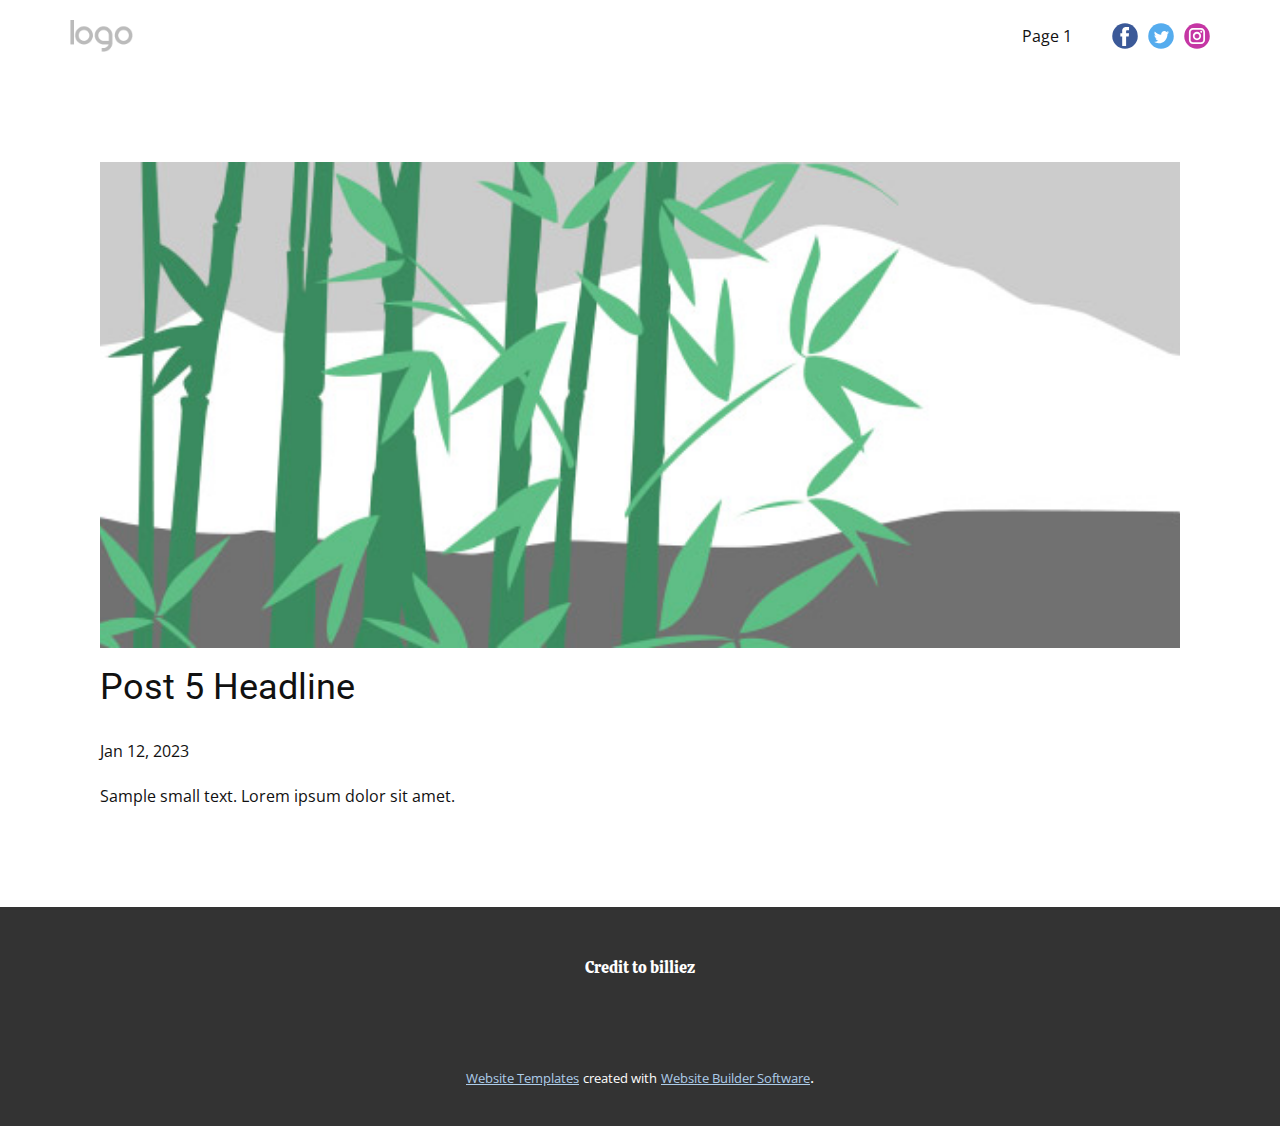
<file: blog/post-4.html>
<!DOCTYPE html>
<html style="font-size: 16px;" lang="en"><head>
    <meta name="viewport" content="width=device-width, initial-scale=1.0">
    <meta charset="utf-8">
    <meta name="keywords" content="Post 1 Headline">
    <meta name="description" content="">
    <title>Post 5 Headline</title>
    <link rel="stylesheet" href="../nicepage.css" media="screen">
<link rel="stylesheet" href="../Post-Template.css" media="screen">
    <script class="u-script" type="text/javascript" src="../jquery.js" defer=""></script>
    <script class="u-script" type="text/javascript" src="../nicepage.js" defer=""></script>
    <meta name="generator" content="Nicepage 5.2.4, nicepage.com">
    <link id="u-theme-google-font" rel="stylesheet" href="https://fonts.googleapis.com/css?family=Roboto:100,100i,300,300i,400,400i,500,500i,700,700i,900,900i|Open+Sans:300,300i,400,400i,500,500i,600,600i,700,700i,800,800i">
    <link id="u-page-google-font" rel="stylesheet" href="https://fonts.googleapis.com/css?family=Calistoga:400">
    
    
    <script type="application/ld+json">{
		"@context": "http://schema.org",
		"@type": "Organization",
		"name": "",
		"logo": "images/default-logo.png",
		"sameAs": []
}</script>
    <meta name="theme-color" content="#478ac9">
  </head>
  <body class="u-body u-xl-mode" data-lang="en"><header class="u-align-center-sm u-align-center-xs u-clearfix u-header u-header" id="sec-a72f"><div class="u-clearfix u-sheet u-valign-middle u-sheet-1">
        <a href="https://nicepage.com" class="u-image u-logo u-image-1" data-image-width="80" data-image-height="40">
          <img src="../images/default-logo.png" class="u-logo-image u-logo-image-1">
        </a>
        <div class="u-social-icons u-spacing-10 u-social-icons-1">
          <a class="u-social-url" title="facebook" target="_blank" href=""><span class="u-icon u-social-facebook u-social-icon u-icon-1"><svg class="u-svg-link" preserveAspectRatio="xMidYMin slice" viewBox="0 0 112 112" style=""><use xmlns:xlink="http://www.w3.org/1999/xlink" xlink:href="#svg-1cdb"></use></svg><svg class="u-svg-content" viewBox="0 0 112 112" x="0" y="0" id="svg-1cdb"><circle fill="currentColor" cx="56.1" cy="56.1" r="55"></circle><path fill="#FFFFFF" d="M73.5,31.6h-9.1c-1.4,0-3.6,0.8-3.6,3.9v8.5h12.6L72,58.3H60.8v40.8H43.9V58.3h-8V43.9h8v-9.2
      c0-6.7,3.1-17,17-17h12.5v13.9H73.5z"></path></svg></span>
          </a>
          <a class="u-social-url" title="twitter" target="_blank" href=""><span class="u-icon u-social-icon u-social-twitter u-icon-2"><svg class="u-svg-link" preserveAspectRatio="xMidYMin slice" viewBox="0 0 112 112" style=""><use xmlns:xlink="http://www.w3.org/1999/xlink" xlink:href="#svg-25af"></use></svg><svg class="u-svg-content" viewBox="0 0 112 112" x="0" y="0" id="svg-25af"><circle fill="currentColor" class="st0" cx="56.1" cy="56.1" r="55"></circle><path fill="#FFFFFF" d="M83.8,47.3c0,0.6,0,1.2,0,1.7c0,17.7-13.5,38.2-38.2,38.2C38,87.2,31,85,25,81.2c1,0.1,2.1,0.2,3.2,0.2
      c6.3,0,12.1-2.1,16.7-5.7c-5.9-0.1-10.8-4-12.5-9.3c0.8,0.2,1.7,0.2,2.5,0.2c1.2,0,2.4-0.2,3.5-0.5c-6.1-1.2-10.8-6.7-10.8-13.1
      c0-0.1,0-0.1,0-0.2c1.8,1,3.9,1.6,6.1,1.7c-3.6-2.4-6-6.5-6-11.2c0-2.5,0.7-4.8,1.8-6.7c6.6,8.1,16.5,13.5,27.6,14
      c-0.2-1-0.3-2-0.3-3.1c0-7.4,6-13.4,13.4-13.4c3.9,0,7.3,1.6,9.8,4.2c3.1-0.6,5.9-1.7,8.5-3.3c-1,3.1-3.1,5.8-5.9,7.4
      c2.7-0.3,5.3-1,7.7-2.1C88.7,43,86.4,45.4,83.8,47.3z"></path></svg></span>
          </a>
          <a class="u-social-url" title="instagram" target="_blank" href=""><span class="u-icon u-social-icon u-social-instagram u-icon-3"><svg class="u-svg-link" preserveAspectRatio="xMidYMin slice" viewBox="0 0 112 112" style=""><use xmlns:xlink="http://www.w3.org/1999/xlink" xlink:href="#svg-7c15"></use></svg><svg class="u-svg-content" viewBox="0 0 112 112" x="0" y="0" id="svg-7c15"><circle fill="currentColor" cx="56.1" cy="56.1" r="55"></circle><path fill="#FFFFFF" d="M55.9,38.2c-9.9,0-17.9,8-17.9,17.9C38,66,46,74,55.9,74c9.9,0,17.9-8,17.9-17.9C73.8,46.2,65.8,38.2,55.9,38.2
      z M55.9,66.4c-5.7,0-10.3-4.6-10.3-10.3c-0.1-5.7,4.6-10.3,10.3-10.3c5.7,0,10.3,4.6,10.3,10.3C66.2,61.8,61.6,66.4,55.9,66.4z"></path><path fill="#FFFFFF" d="M74.3,33.5c-2.3,0-4.2,1.9-4.2,4.2s1.9,4.2,4.2,4.2s4.2-1.9,4.2-4.2S76.6,33.5,74.3,33.5z"></path><path fill="#FFFFFF" d="M73.1,21.3H38.6c-9.7,0-17.5,7.9-17.5,17.5v34.5c0,9.7,7.9,17.6,17.5,17.6h34.5c9.7,0,17.5-7.9,17.5-17.5V38.8
      C90.6,29.1,82.7,21.3,73.1,21.3z M83,73.3c0,5.5-4.5,9.9-9.9,9.9H38.6c-5.5,0-9.9-4.5-9.9-9.9V38.8c0-5.5,4.5-9.9,9.9-9.9h34.5
      c5.5,0,9.9,4.5,9.9,9.9V73.3z"></path></svg></span>
          </a>
        </div>
        <nav class="u-align-left u-menu u-menu-dropdown u-offcanvas u-menu-1">
          <div class="menu-collapse" style="font-size: 1rem;">
            <a class="u-button-style u-nav-link" href="#">
              <svg class="u-svg-link" preserveAspectRatio="xMidYMin slice" viewBox="0 0 302 302" style=""><use xmlns:xlink="http://www.w3.org/1999/xlink" xlink:href="#svg-8a8f"></use></svg>
              <svg xmlns="http://www.w3.org/2000/svg" xmlns:xlink="http://www.w3.org/1999/xlink" version="1.1" id="svg-8a8f" x="0px" y="0px" viewBox="0 0 302 302" style="enable-background:new 0 0 302 302;" xml:space="preserve" class="u-svg-content"><g><rect y="36" width="302" height="30"></rect><rect y="236" width="302" height="30"></rect><rect y="136" width="302" height="30"></rect>
</g><g></g><g></g><g></g><g></g><g></g><g></g><g></g><g></g><g></g><g></g><g></g><g></g><g></g><g></g><g></g></svg>
            </a>
          </div>
          <div class="u-custom-menu u-nav-container">
            <ul class="u-nav u-unstyled u-nav-1"><li class="u-nav-item"><a class="u-button-style u-nav-link" href="#">Page 1</a>
</li></ul>
          </div>
          <div class="u-custom-menu u-nav-container-collapse">
            <div class="u-align-center u-black u-container-style u-inner-container-layout u-opacity u-opacity-95 u-sidenav">
              <div class="u-sidenav-overflow">
                <div class="u-menu-close"></div>
                <ul class="u-align-center u-nav u-popupmenu-items u-unstyled u-nav-2"><li class="u-nav-item"><a class="u-button-style u-nav-link" href="#">Page 1</a>
</li></ul>
              </div>
            </div>
            <div class="u-black u-menu-overlay u-opacity u-opacity-70"></div>
          </div>
        </nav>
      </div></header>
    <section class="u-align-center u-clearfix u-section-1" id="sec-07c2">
      <div class="u-clearfix u-sheet u-valign-middle-md u-valign-middle-sm u-valign-middle-xs u-sheet-1"><!--post_details--><!--post_details_options_json--><!--{"source":""}--><!--/post_details_options_json--><!--blog_post-->
        <div class="u-container-style u-expanded-width u-post-details u-post-details-1">
          <div class="u-container-layout u-valign-middle u-container-layout-1"><!--blog_post_image-->
            <img alt="" class="u-blog-control u-expanded-width u-image u-image-default u-image-1" src="../images/68f64b9d.jpeg"><!--/blog_post_image--><!--blog_post_header-->
            <h2 class="u-blog-control u-text u-text-1">Post 5 Headline</h2><!--/blog_post_header--><!--blog_post_metadata-->
            <div class="u-blog-control u-metadata u-metadata-1"><!--blog_post_metadata_date-->
              <span class="u-meta-date u-meta-icon">Jan 12, 2023</span><!--/blog_post_metadata_date--><!--blog_post_metadata_category-->
              <!--/blog_post_metadata_category--><!--blog_post_metadata_comments-->
              <!--/blog_post_metadata_comments-->
            </div><!--/blog_post_metadata--><!--blog_post_content-->
            <div class="u-align-justify u-blog-control u-post-content u-text u-text-2 fr-view">
  Sample small text. Lorem ipsum dolor sit amet.
  </div><!--/blog_post_content-->
          </div>
        </div><!--/blog_post--><!--/post_details-->
      </div>
    </section>
    
    
    <footer class="u-align-center u-clearfix u-footer u-grey-80 u-footer" id="sec-1f1e"><div class="u-clearfix u-sheet u-valign-middle u-sheet-1">
        <p class="u-custom-font u-text u-text-default u-text-1">Credit to billiez</p>
      </div></footer>
    <section class="u-backlink u-clearfix u-grey-80">
      <a class="u-link" href="https://nicepage.com/website-templates" target="_blank">
        <span>Website Templates</span>
      </a>
      <p class="u-text">
        <span>created with</span>
      </p>
      <a class="u-link" href="" target="_blank">
        <span>Website Builder Software</span>
      </a>. 
    </section>
  
</body></html>
</file>
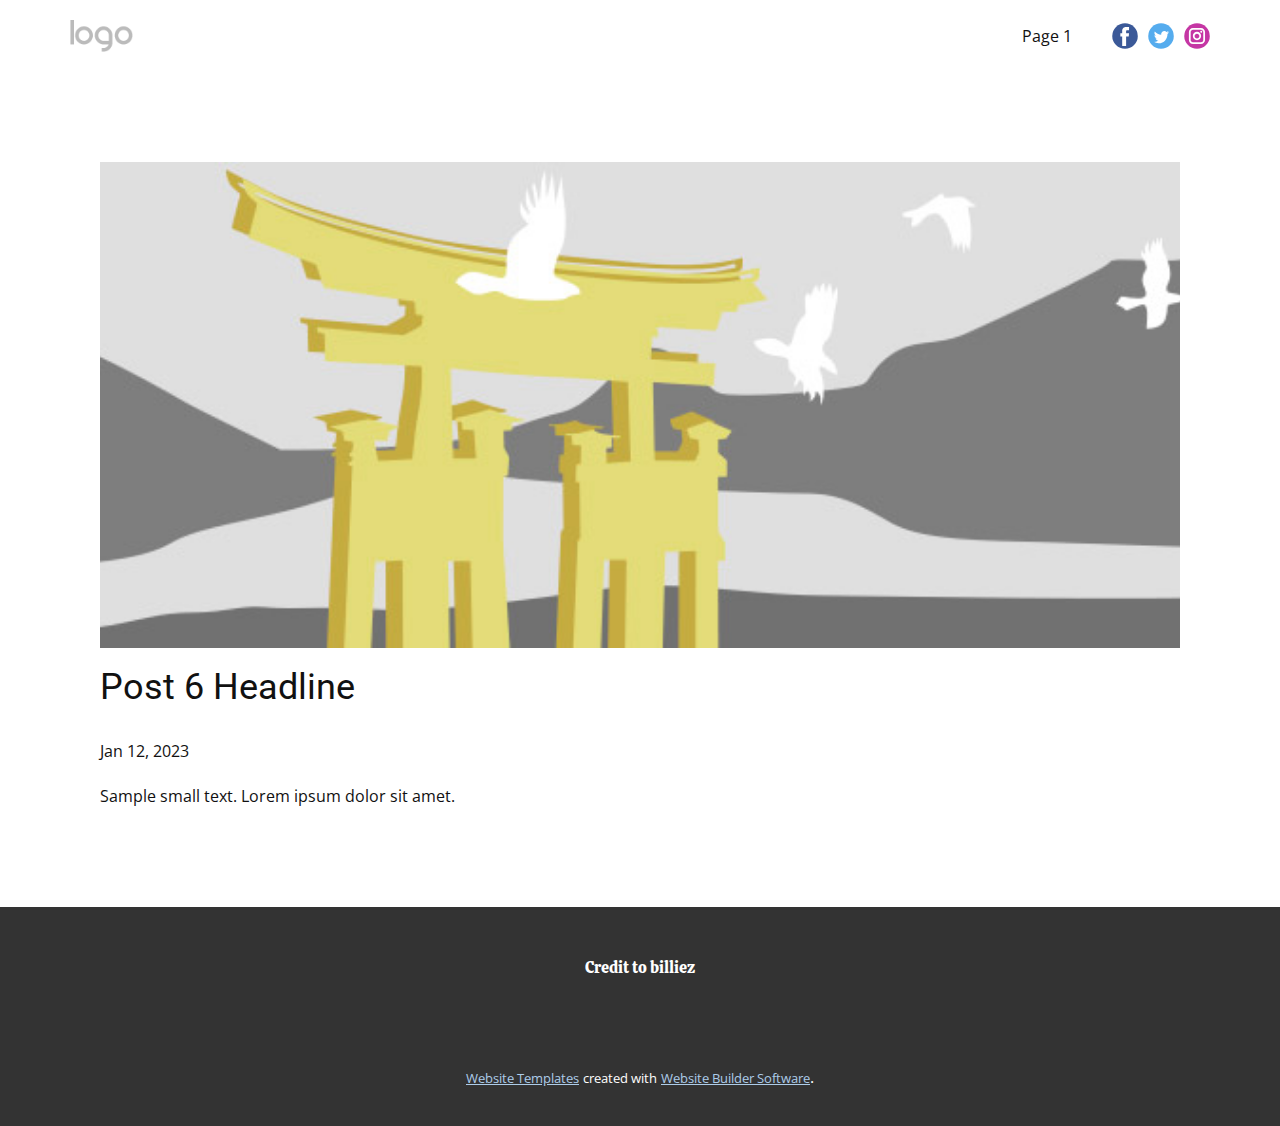
<file: blog/post-5.html>
<!DOCTYPE html>
<html style="font-size: 16px;" lang="en"><head>
    <meta name="viewport" content="width=device-width, initial-scale=1.0">
    <meta charset="utf-8">
    <meta name="keywords" content="Post 1 Headline">
    <meta name="description" content="">
    <title>Post 6 Headline</title>
    <link rel="stylesheet" href="../nicepage.css" media="screen">
<link rel="stylesheet" href="../Post-Template.css" media="screen">
    <script class="u-script" type="text/javascript" src="../jquery.js" defer=""></script>
    <script class="u-script" type="text/javascript" src="../nicepage.js" defer=""></script>
    <meta name="generator" content="Nicepage 5.2.4, nicepage.com">
    <link id="u-theme-google-font" rel="stylesheet" href="https://fonts.googleapis.com/css?family=Roboto:100,100i,300,300i,400,400i,500,500i,700,700i,900,900i|Open+Sans:300,300i,400,400i,500,500i,600,600i,700,700i,800,800i">
    <link id="u-page-google-font" rel="stylesheet" href="https://fonts.googleapis.com/css?family=Calistoga:400">
    
    
    <script type="application/ld+json">{
		"@context": "http://schema.org",
		"@type": "Organization",
		"name": "",
		"logo": "images/default-logo.png",
		"sameAs": []
}</script>
    <meta name="theme-color" content="#478ac9">
  </head>
  <body class="u-body u-xl-mode" data-lang="en"><header class="u-align-center-sm u-align-center-xs u-clearfix u-header u-header" id="sec-a72f"><div class="u-clearfix u-sheet u-valign-middle u-sheet-1">
        <a href="https://nicepage.com" class="u-image u-logo u-image-1" data-image-width="80" data-image-height="40">
          <img src="../images/default-logo.png" class="u-logo-image u-logo-image-1">
        </a>
        <div class="u-social-icons u-spacing-10 u-social-icons-1">
          <a class="u-social-url" title="facebook" target="_blank" href=""><span class="u-icon u-social-facebook u-social-icon u-icon-1"><svg class="u-svg-link" preserveAspectRatio="xMidYMin slice" viewBox="0 0 112 112" style=""><use xmlns:xlink="http://www.w3.org/1999/xlink" xlink:href="#svg-1cdb"></use></svg><svg class="u-svg-content" viewBox="0 0 112 112" x="0" y="0" id="svg-1cdb"><circle fill="currentColor" cx="56.1" cy="56.1" r="55"></circle><path fill="#FFFFFF" d="M73.5,31.6h-9.1c-1.4,0-3.6,0.8-3.6,3.9v8.5h12.6L72,58.3H60.8v40.8H43.9V58.3h-8V43.9h8v-9.2
      c0-6.7,3.1-17,17-17h12.5v13.9H73.5z"></path></svg></span>
          </a>
          <a class="u-social-url" title="twitter" target="_blank" href=""><span class="u-icon u-social-icon u-social-twitter u-icon-2"><svg class="u-svg-link" preserveAspectRatio="xMidYMin slice" viewBox="0 0 112 112" style=""><use xmlns:xlink="http://www.w3.org/1999/xlink" xlink:href="#svg-25af"></use></svg><svg class="u-svg-content" viewBox="0 0 112 112" x="0" y="0" id="svg-25af"><circle fill="currentColor" class="st0" cx="56.1" cy="56.1" r="55"></circle><path fill="#FFFFFF" d="M83.8,47.3c0,0.6,0,1.2,0,1.7c0,17.7-13.5,38.2-38.2,38.2C38,87.2,31,85,25,81.2c1,0.1,2.1,0.2,3.2,0.2
      c6.3,0,12.1-2.1,16.7-5.7c-5.9-0.1-10.8-4-12.5-9.3c0.8,0.2,1.7,0.2,2.5,0.2c1.2,0,2.4-0.2,3.5-0.5c-6.1-1.2-10.8-6.7-10.8-13.1
      c0-0.1,0-0.1,0-0.2c1.8,1,3.9,1.6,6.1,1.7c-3.6-2.4-6-6.5-6-11.2c0-2.5,0.7-4.8,1.8-6.7c6.6,8.1,16.5,13.5,27.6,14
      c-0.2-1-0.3-2-0.3-3.1c0-7.4,6-13.4,13.4-13.4c3.9,0,7.3,1.6,9.8,4.2c3.1-0.6,5.9-1.7,8.5-3.3c-1,3.1-3.1,5.8-5.9,7.4
      c2.7-0.3,5.3-1,7.7-2.1C88.7,43,86.4,45.4,83.8,47.3z"></path></svg></span>
          </a>
          <a class="u-social-url" title="instagram" target="_blank" href=""><span class="u-icon u-social-icon u-social-instagram u-icon-3"><svg class="u-svg-link" preserveAspectRatio="xMidYMin slice" viewBox="0 0 112 112" style=""><use xmlns:xlink="http://www.w3.org/1999/xlink" xlink:href="#svg-7c15"></use></svg><svg class="u-svg-content" viewBox="0 0 112 112" x="0" y="0" id="svg-7c15"><circle fill="currentColor" cx="56.1" cy="56.1" r="55"></circle><path fill="#FFFFFF" d="M55.9,38.2c-9.9,0-17.9,8-17.9,17.9C38,66,46,74,55.9,74c9.9,0,17.9-8,17.9-17.9C73.8,46.2,65.8,38.2,55.9,38.2
      z M55.9,66.4c-5.7,0-10.3-4.6-10.3-10.3c-0.1-5.7,4.6-10.3,10.3-10.3c5.7,0,10.3,4.6,10.3,10.3C66.2,61.8,61.6,66.4,55.9,66.4z"></path><path fill="#FFFFFF" d="M74.3,33.5c-2.3,0-4.2,1.9-4.2,4.2s1.9,4.2,4.2,4.2s4.2-1.9,4.2-4.2S76.6,33.5,74.3,33.5z"></path><path fill="#FFFFFF" d="M73.1,21.3H38.6c-9.7,0-17.5,7.9-17.5,17.5v34.5c0,9.7,7.9,17.6,17.5,17.6h34.5c9.7,0,17.5-7.9,17.5-17.5V38.8
      C90.6,29.1,82.7,21.3,73.1,21.3z M83,73.3c0,5.5-4.5,9.9-9.9,9.9H38.6c-5.5,0-9.9-4.5-9.9-9.9V38.8c0-5.5,4.5-9.9,9.9-9.9h34.5
      c5.5,0,9.9,4.5,9.9,9.9V73.3z"></path></svg></span>
          </a>
        </div>
        <nav class="u-align-left u-menu u-menu-dropdown u-offcanvas u-menu-1">
          <div class="menu-collapse" style="font-size: 1rem;">
            <a class="u-button-style u-nav-link" href="#">
              <svg class="u-svg-link" preserveAspectRatio="xMidYMin slice" viewBox="0 0 302 302" style=""><use xmlns:xlink="http://www.w3.org/1999/xlink" xlink:href="#svg-8a8f"></use></svg>
              <svg xmlns="http://www.w3.org/2000/svg" xmlns:xlink="http://www.w3.org/1999/xlink" version="1.1" id="svg-8a8f" x="0px" y="0px" viewBox="0 0 302 302" style="enable-background:new 0 0 302 302;" xml:space="preserve" class="u-svg-content"><g><rect y="36" width="302" height="30"></rect><rect y="236" width="302" height="30"></rect><rect y="136" width="302" height="30"></rect>
</g><g></g><g></g><g></g><g></g><g></g><g></g><g></g><g></g><g></g><g></g><g></g><g></g><g></g><g></g><g></g></svg>
            </a>
          </div>
          <div class="u-custom-menu u-nav-container">
            <ul class="u-nav u-unstyled u-nav-1"><li class="u-nav-item"><a class="u-button-style u-nav-link" href="#">Page 1</a>
</li></ul>
          </div>
          <div class="u-custom-menu u-nav-container-collapse">
            <div class="u-align-center u-black u-container-style u-inner-container-layout u-opacity u-opacity-95 u-sidenav">
              <div class="u-sidenav-overflow">
                <div class="u-menu-close"></div>
                <ul class="u-align-center u-nav u-popupmenu-items u-unstyled u-nav-2"><li class="u-nav-item"><a class="u-button-style u-nav-link" href="#">Page 1</a>
</li></ul>
              </div>
            </div>
            <div class="u-black u-menu-overlay u-opacity u-opacity-70"></div>
          </div>
        </nav>
      </div></header>
    <section class="u-align-center u-clearfix u-section-1" id="sec-07c2">
      <div class="u-clearfix u-sheet u-valign-middle-md u-valign-middle-sm u-valign-middle-xs u-sheet-1"><!--post_details--><!--post_details_options_json--><!--{"source":""}--><!--/post_details_options_json--><!--blog_post-->
        <div class="u-container-style u-expanded-width u-post-details u-post-details-1">
          <div class="u-container-layout u-valign-middle u-container-layout-1"><!--blog_post_image-->
            <img alt="" class="u-blog-control u-expanded-width u-image u-image-default u-image-1" src="../images/8ad73f3c.jpeg"><!--/blog_post_image--><!--blog_post_header-->
            <h2 class="u-blog-control u-text u-text-1">Post 6 Headline</h2><!--/blog_post_header--><!--blog_post_metadata-->
            <div class="u-blog-control u-metadata u-metadata-1"><!--blog_post_metadata_date-->
              <span class="u-meta-date u-meta-icon">Jan 12, 2023</span><!--/blog_post_metadata_date--><!--blog_post_metadata_category-->
              <!--/blog_post_metadata_category--><!--blog_post_metadata_comments-->
              <!--/blog_post_metadata_comments-->
            </div><!--/blog_post_metadata--><!--blog_post_content-->
            <div class="u-align-justify u-blog-control u-post-content u-text u-text-2 fr-view">
  Sample small text. Lorem ipsum dolor sit amet.
  </div><!--/blog_post_content-->
          </div>
        </div><!--/blog_post--><!--/post_details-->
      </div>
    </section>
    
    
    <footer class="u-align-center u-clearfix u-footer u-grey-80 u-footer" id="sec-1f1e"><div class="u-clearfix u-sheet u-valign-middle u-sheet-1">
        <p class="u-custom-font u-text u-text-default u-text-1">Credit to billiez</p>
      </div></footer>
    <section class="u-backlink u-clearfix u-grey-80">
      <a class="u-link" href="https://nicepage.com/website-templates" target="_blank">
        <span>Website Templates</span>
      </a>
      <p class="u-text">
        <span>created with</span>
      </p>
      <a class="u-link" href="" target="_blank">
        <span>Website Builder Software</span>
      </a>. 
    </section>
  
</body></html>
</file>
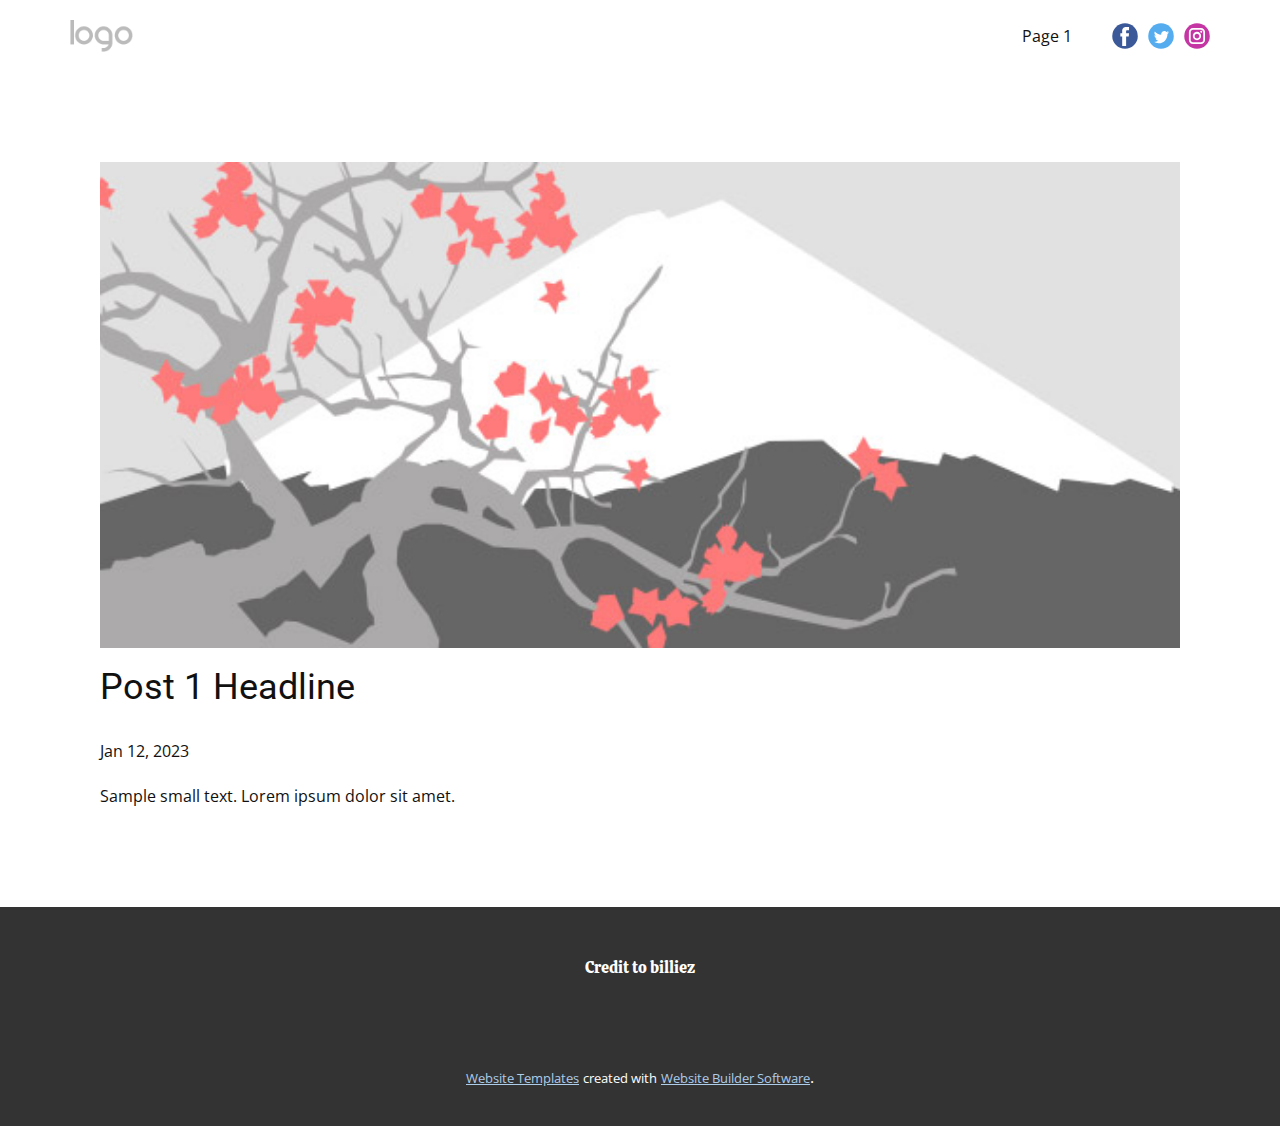
<file: blog/post.html>
<!DOCTYPE html>
<html style="font-size: 16px;" lang="en"><head>
    <meta name="viewport" content="width=device-width, initial-scale=1.0">
    <meta charset="utf-8">
    <meta name="keywords" content="Post 1 Headline">
    <meta name="description" content="">
    <title>Post 1 Headline</title>
    <link rel="stylesheet" href="../nicepage.css" media="screen">
<link rel="stylesheet" href="../Post-Template.css" media="screen">
    <script class="u-script" type="text/javascript" src="../jquery.js" defer=""></script>
    <script class="u-script" type="text/javascript" src="../nicepage.js" defer=""></script>
    <meta name="generator" content="Nicepage 5.2.4, nicepage.com">
    <link id="u-theme-google-font" rel="stylesheet" href="https://fonts.googleapis.com/css?family=Roboto:100,100i,300,300i,400,400i,500,500i,700,700i,900,900i|Open+Sans:300,300i,400,400i,500,500i,600,600i,700,700i,800,800i">
    <link id="u-page-google-font" rel="stylesheet" href="https://fonts.googleapis.com/css?family=Calistoga:400">
    
    
    <script type="application/ld+json">{
		"@context": "http://schema.org",
		"@type": "Organization",
		"name": "",
		"logo": "images/default-logo.png",
		"sameAs": []
}</script>
    <meta name="theme-color" content="#478ac9">
  </head>
  <body class="u-body u-xl-mode" data-lang="en"><header class="u-align-center-sm u-align-center-xs u-clearfix u-header u-header" id="sec-a72f"><div class="u-clearfix u-sheet u-valign-middle u-sheet-1">
        <a href="https://nicepage.com" class="u-image u-logo u-image-1" data-image-width="80" data-image-height="40">
          <img src="../images/default-logo.png" class="u-logo-image u-logo-image-1">
        </a>
        <div class="u-social-icons u-spacing-10 u-social-icons-1">
          <a class="u-social-url" title="facebook" target="_blank" href=""><span class="u-icon u-social-facebook u-social-icon u-icon-1"><svg class="u-svg-link" preserveAspectRatio="xMidYMin slice" viewBox="0 0 112 112" style=""><use xmlns:xlink="http://www.w3.org/1999/xlink" xlink:href="#svg-1cdb"></use></svg><svg class="u-svg-content" viewBox="0 0 112 112" x="0" y="0" id="svg-1cdb"><circle fill="currentColor" cx="56.1" cy="56.1" r="55"></circle><path fill="#FFFFFF" d="M73.5,31.6h-9.1c-1.4,0-3.6,0.8-3.6,3.9v8.5h12.6L72,58.3H60.8v40.8H43.9V58.3h-8V43.9h8v-9.2
      c0-6.7,3.1-17,17-17h12.5v13.9H73.5z"></path></svg></span>
          </a>
          <a class="u-social-url" title="twitter" target="_blank" href=""><span class="u-icon u-social-icon u-social-twitter u-icon-2"><svg class="u-svg-link" preserveAspectRatio="xMidYMin slice" viewBox="0 0 112 112" style=""><use xmlns:xlink="http://www.w3.org/1999/xlink" xlink:href="#svg-25af"></use></svg><svg class="u-svg-content" viewBox="0 0 112 112" x="0" y="0" id="svg-25af"><circle fill="currentColor" class="st0" cx="56.1" cy="56.1" r="55"></circle><path fill="#FFFFFF" d="M83.8,47.3c0,0.6,0,1.2,0,1.7c0,17.7-13.5,38.2-38.2,38.2C38,87.2,31,85,25,81.2c1,0.1,2.1,0.2,3.2,0.2
      c6.3,0,12.1-2.1,16.7-5.7c-5.9-0.1-10.8-4-12.5-9.3c0.8,0.2,1.7,0.2,2.5,0.2c1.2,0,2.4-0.2,3.5-0.5c-6.1-1.2-10.8-6.7-10.8-13.1
      c0-0.1,0-0.1,0-0.2c1.8,1,3.9,1.6,6.1,1.7c-3.6-2.4-6-6.5-6-11.2c0-2.5,0.7-4.8,1.8-6.7c6.6,8.1,16.5,13.5,27.6,14
      c-0.2-1-0.3-2-0.3-3.1c0-7.4,6-13.4,13.4-13.4c3.9,0,7.3,1.6,9.8,4.2c3.1-0.6,5.9-1.7,8.5-3.3c-1,3.1-3.1,5.8-5.9,7.4
      c2.7-0.3,5.3-1,7.7-2.1C88.7,43,86.4,45.4,83.8,47.3z"></path></svg></span>
          </a>
          <a class="u-social-url" title="instagram" target="_blank" href=""><span class="u-icon u-social-icon u-social-instagram u-icon-3"><svg class="u-svg-link" preserveAspectRatio="xMidYMin slice" viewBox="0 0 112 112" style=""><use xmlns:xlink="http://www.w3.org/1999/xlink" xlink:href="#svg-7c15"></use></svg><svg class="u-svg-content" viewBox="0 0 112 112" x="0" y="0" id="svg-7c15"><circle fill="currentColor" cx="56.1" cy="56.1" r="55"></circle><path fill="#FFFFFF" d="M55.9,38.2c-9.9,0-17.9,8-17.9,17.9C38,66,46,74,55.9,74c9.9,0,17.9-8,17.9-17.9C73.8,46.2,65.8,38.2,55.9,38.2
      z M55.9,66.4c-5.7,0-10.3-4.6-10.3-10.3c-0.1-5.7,4.6-10.3,10.3-10.3c5.7,0,10.3,4.6,10.3,10.3C66.2,61.8,61.6,66.4,55.9,66.4z"></path><path fill="#FFFFFF" d="M74.3,33.5c-2.3,0-4.2,1.9-4.2,4.2s1.9,4.2,4.2,4.2s4.2-1.9,4.2-4.2S76.6,33.5,74.3,33.5z"></path><path fill="#FFFFFF" d="M73.1,21.3H38.6c-9.7,0-17.5,7.9-17.5,17.5v34.5c0,9.7,7.9,17.6,17.5,17.6h34.5c9.7,0,17.5-7.9,17.5-17.5V38.8
      C90.6,29.1,82.7,21.3,73.1,21.3z M83,73.3c0,5.5-4.5,9.9-9.9,9.9H38.6c-5.5,0-9.9-4.5-9.9-9.9V38.8c0-5.5,4.5-9.9,9.9-9.9h34.5
      c5.5,0,9.9,4.5,9.9,9.9V73.3z"></path></svg></span>
          </a>
        </div>
        <nav class="u-align-left u-menu u-menu-dropdown u-offcanvas u-menu-1">
          <div class="menu-collapse" style="font-size: 1rem;">
            <a class="u-button-style u-nav-link" href="#">
              <svg class="u-svg-link" preserveAspectRatio="xMidYMin slice" viewBox="0 0 302 302" style=""><use xmlns:xlink="http://www.w3.org/1999/xlink" xlink:href="#svg-8a8f"></use></svg>
              <svg xmlns="http://www.w3.org/2000/svg" xmlns:xlink="http://www.w3.org/1999/xlink" version="1.1" id="svg-8a8f" x="0px" y="0px" viewBox="0 0 302 302" style="enable-background:new 0 0 302 302;" xml:space="preserve" class="u-svg-content"><g><rect y="36" width="302" height="30"></rect><rect y="236" width="302" height="30"></rect><rect y="136" width="302" height="30"></rect>
</g><g></g><g></g><g></g><g></g><g></g><g></g><g></g><g></g><g></g><g></g><g></g><g></g><g></g><g></g><g></g></svg>
            </a>
          </div>
          <div class="u-custom-menu u-nav-container">
            <ul class="u-nav u-unstyled u-nav-1"><li class="u-nav-item"><a class="u-button-style u-nav-link" href="#">Page 1</a>
</li></ul>
          </div>
          <div class="u-custom-menu u-nav-container-collapse">
            <div class="u-align-center u-black u-container-style u-inner-container-layout u-opacity u-opacity-95 u-sidenav">
              <div class="u-sidenav-overflow">
                <div class="u-menu-close"></div>
                <ul class="u-align-center u-nav u-popupmenu-items u-unstyled u-nav-2"><li class="u-nav-item"><a class="u-button-style u-nav-link" href="#">Page 1</a>
</li></ul>
              </div>
            </div>
            <div class="u-black u-menu-overlay u-opacity u-opacity-70"></div>
          </div>
        </nav>
      </div></header>
    <section class="u-align-center u-clearfix u-section-1" id="sec-07c2">
      <div class="u-clearfix u-sheet u-valign-middle-md u-valign-middle-sm u-valign-middle-xs u-sheet-1"><!--post_details--><!--post_details_options_json--><!--{"source":""}--><!--/post_details_options_json--><!--blog_post-->
        <div class="u-container-style u-expanded-width u-post-details u-post-details-1">
          <div class="u-container-layout u-valign-middle u-container-layout-1"><!--blog_post_image-->
            <img alt="" class="u-blog-control u-expanded-width u-image u-image-default u-image-1" src="../images/0fd3416c.jpeg"><!--/blog_post_image--><!--blog_post_header-->
            <h2 class="u-blog-control u-text u-text-1">Post 1 Headline</h2><!--/blog_post_header--><!--blog_post_metadata-->
            <div class="u-blog-control u-metadata u-metadata-1"><!--blog_post_metadata_date-->
              <span class="u-meta-date u-meta-icon">Jan 12, 2023</span><!--/blog_post_metadata_date--><!--blog_post_metadata_category-->
              <!--/blog_post_metadata_category--><!--blog_post_metadata_comments-->
              <!--/blog_post_metadata_comments-->
            </div><!--/blog_post_metadata--><!--blog_post_content-->
            <div class="u-align-justify u-blog-control u-post-content u-text u-text-2 fr-view">
  Sample small text. Lorem ipsum dolor sit amet.
  </div><!--/blog_post_content-->
          </div>
        </div><!--/blog_post--><!--/post_details-->
      </div>
    </section>
    
    
    <footer class="u-align-center u-clearfix u-footer u-grey-80 u-footer" id="sec-1f1e"><div class="u-clearfix u-sheet u-valign-middle u-sheet-1">
        <p class="u-custom-font u-text u-text-default u-text-1">Credit to billiez</p>
      </div></footer>
    <section class="u-backlink u-clearfix u-grey-80">
      <a class="u-link" href="https://nicepage.com/website-templates" target="_blank">
        <span>Website Templates</span>
      </a>
      <p class="u-text">
        <span>created with</span>
      </p>
      <a class="u-link" href="" target="_blank">
        <span>Website Builder Software</span>
      </a>. 
    </section>
  
</body></html>
</file>
